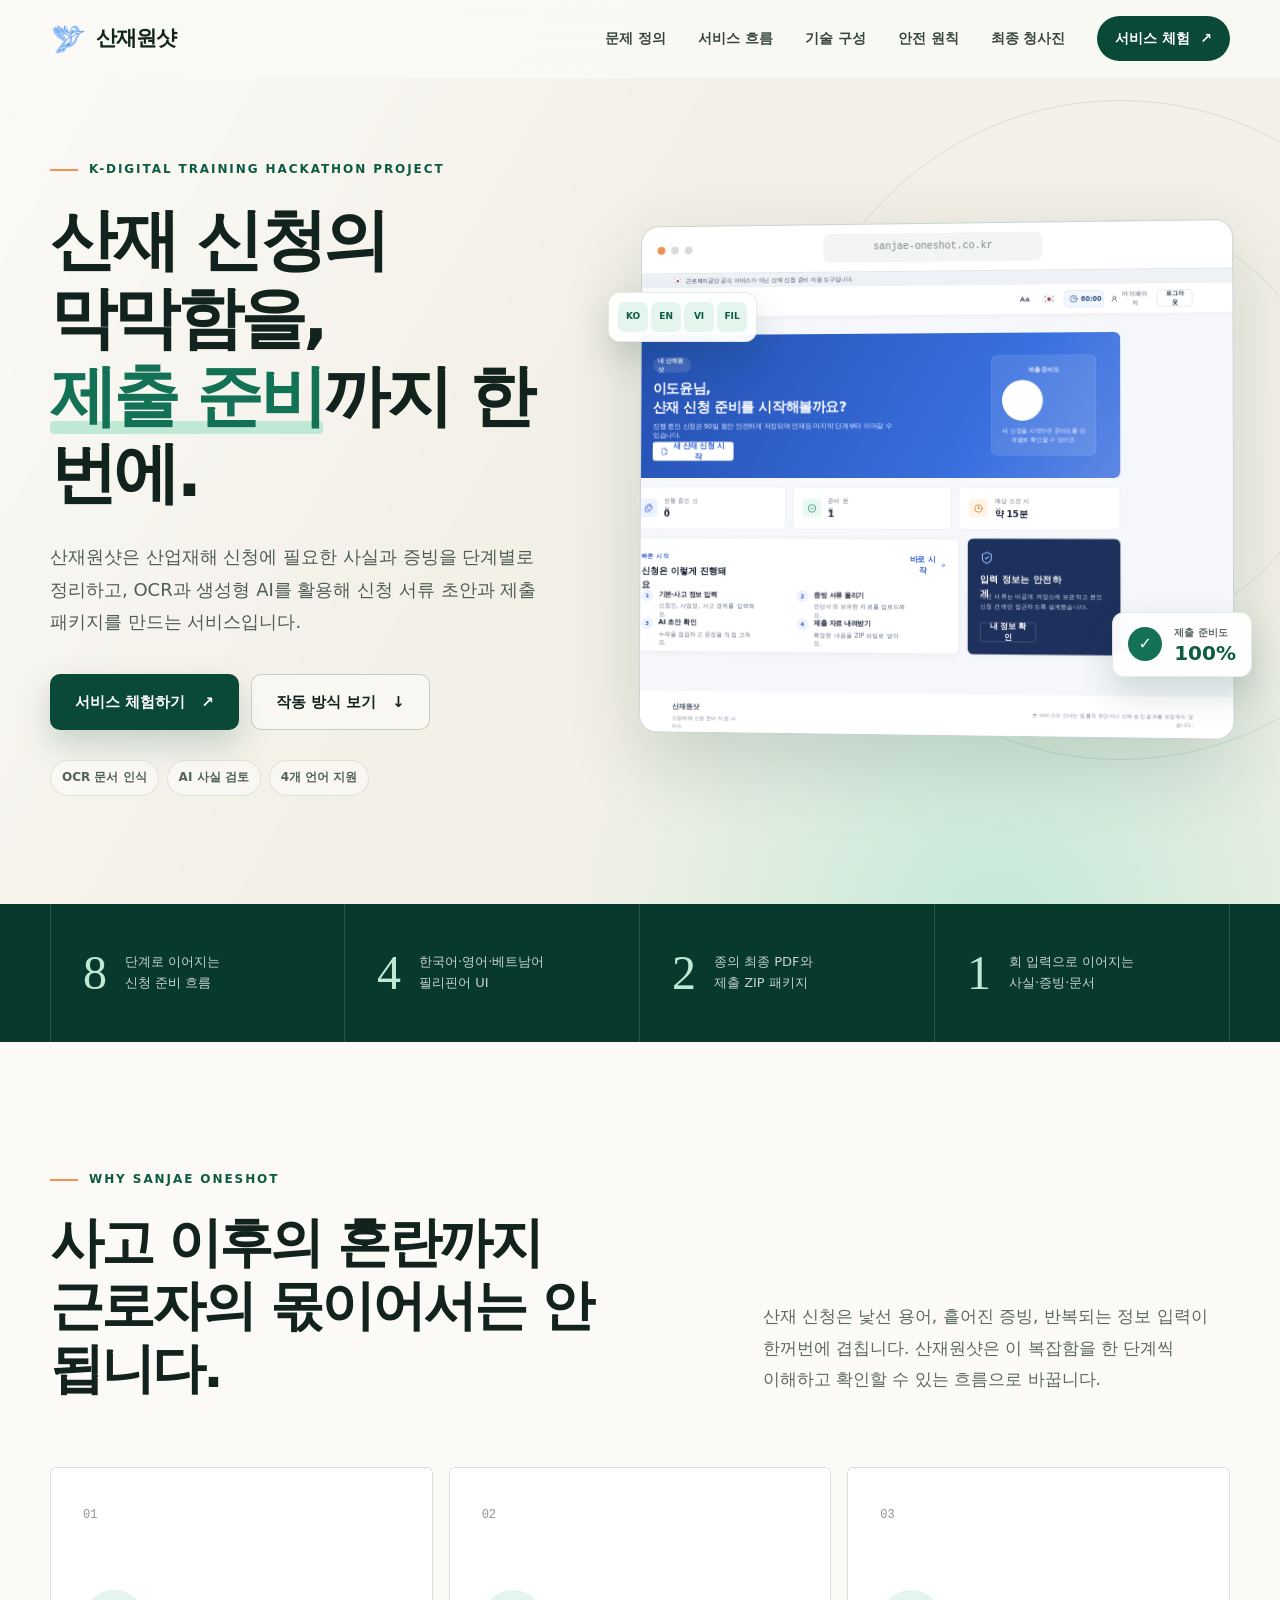
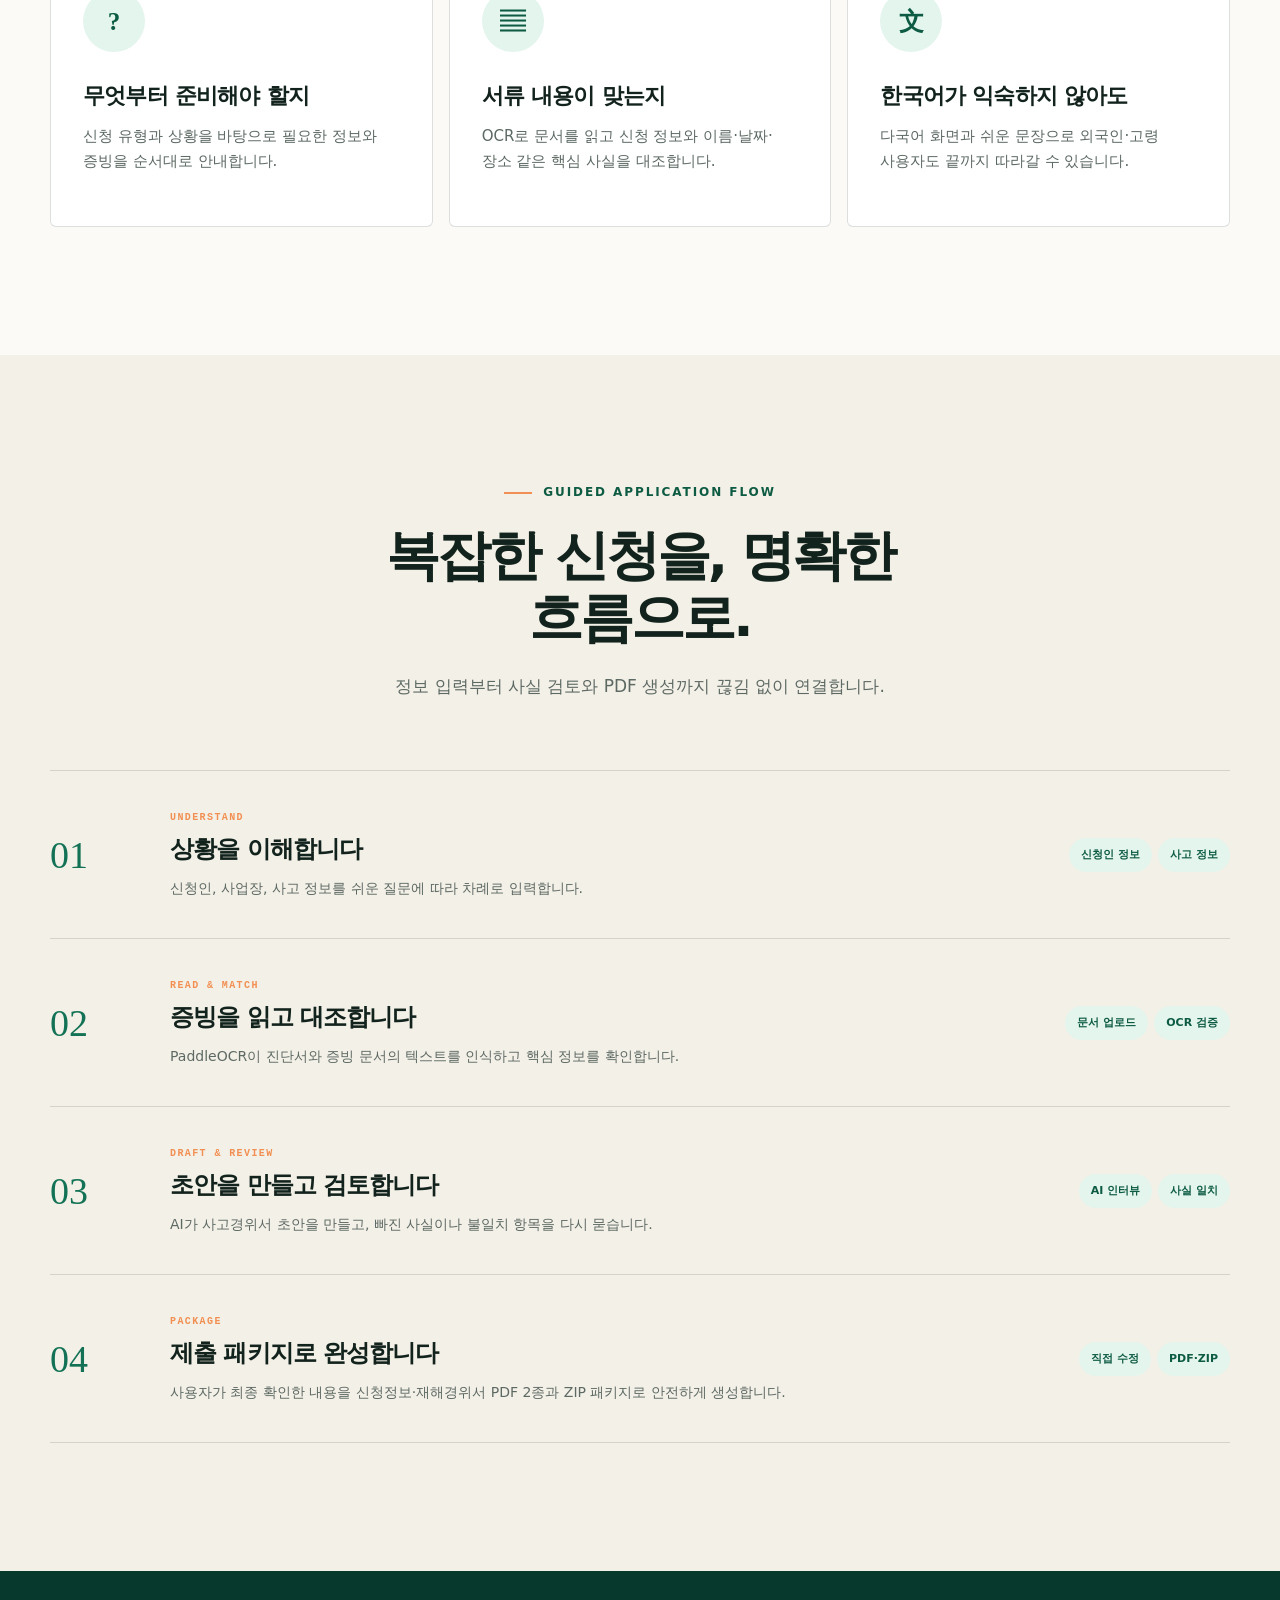
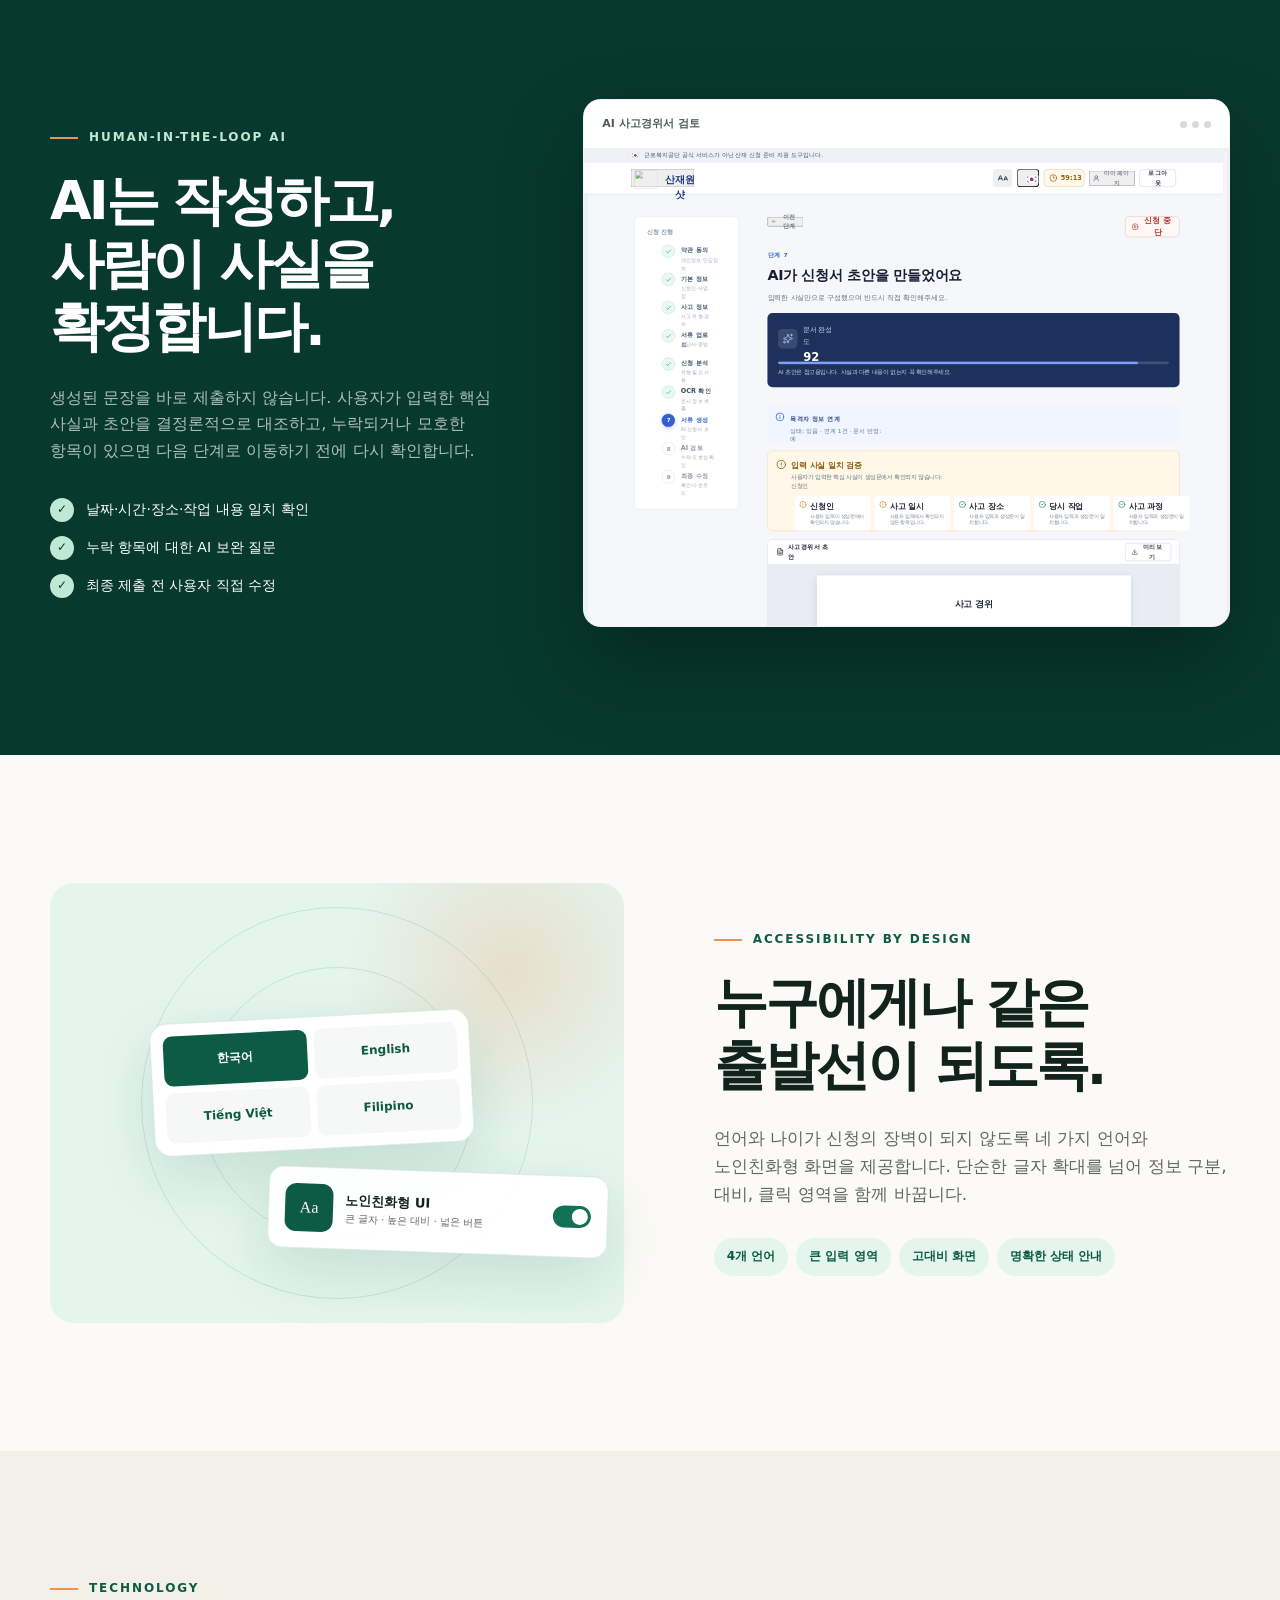
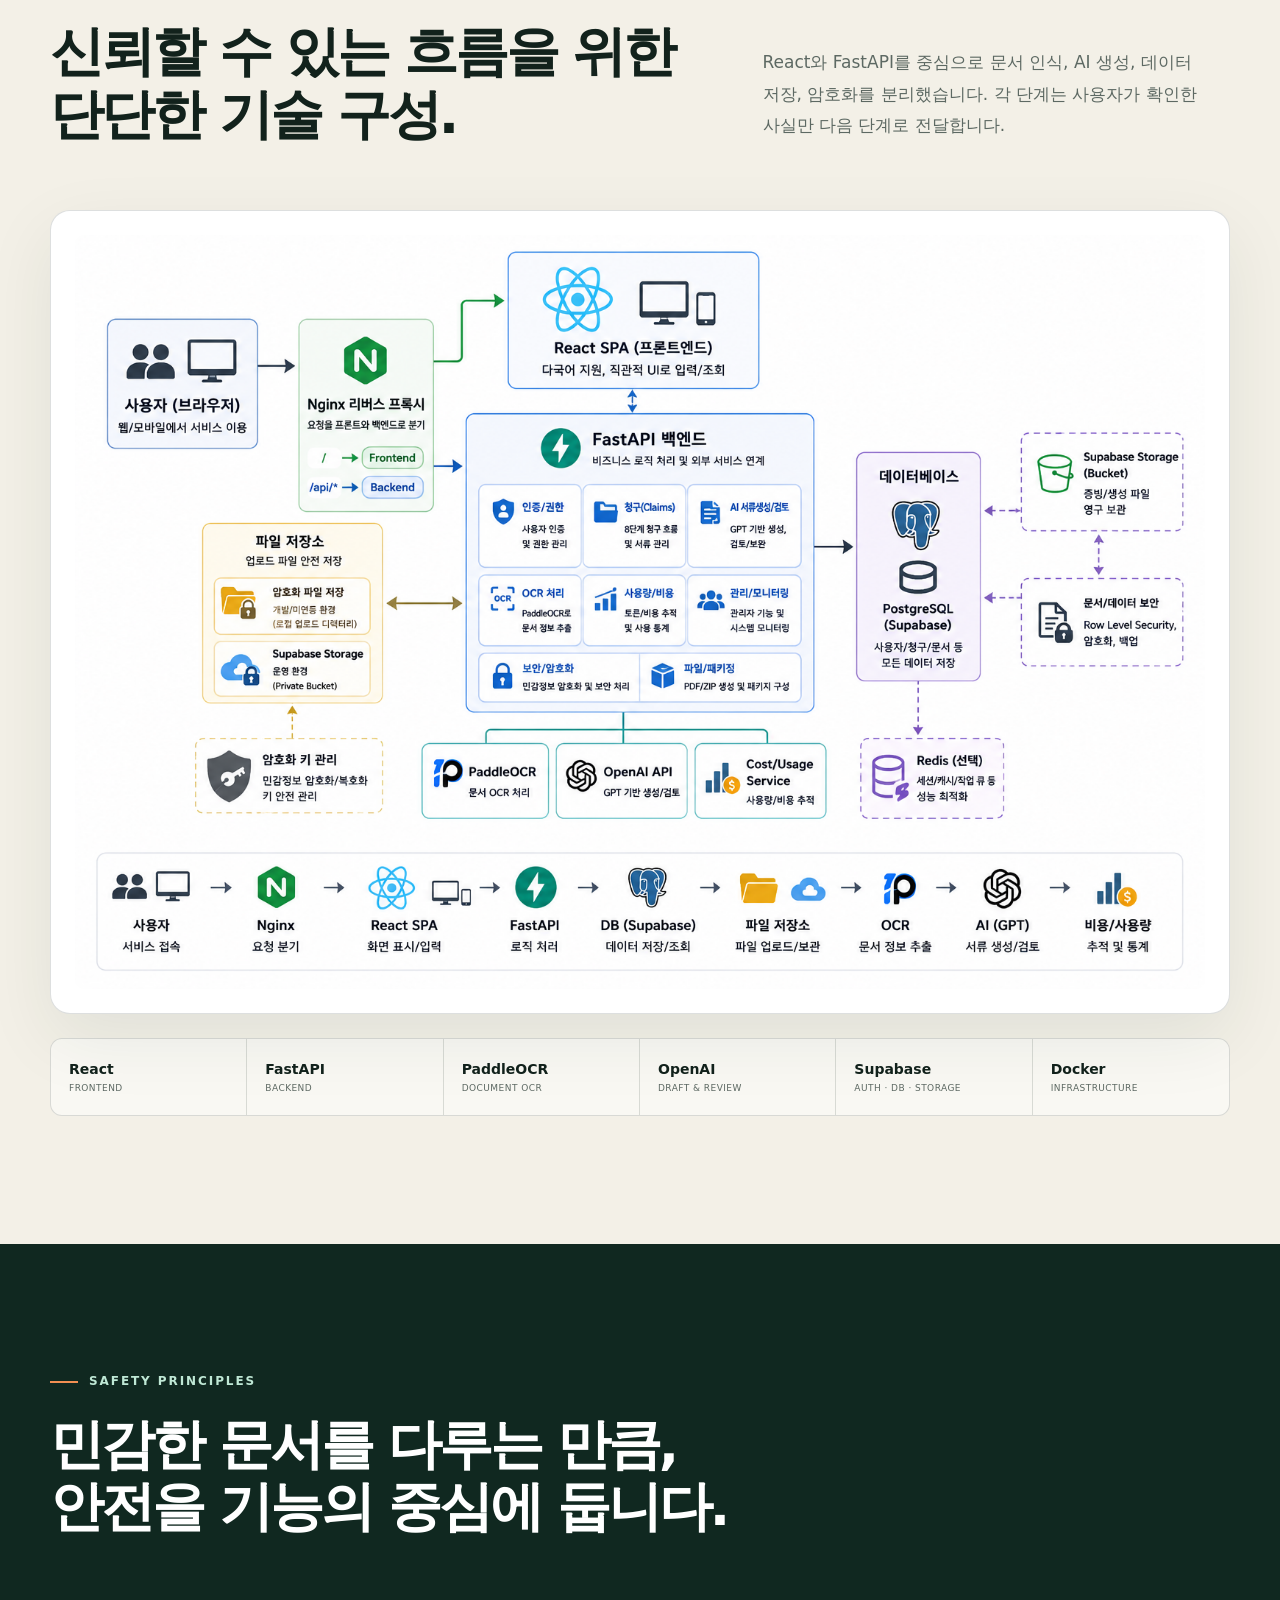
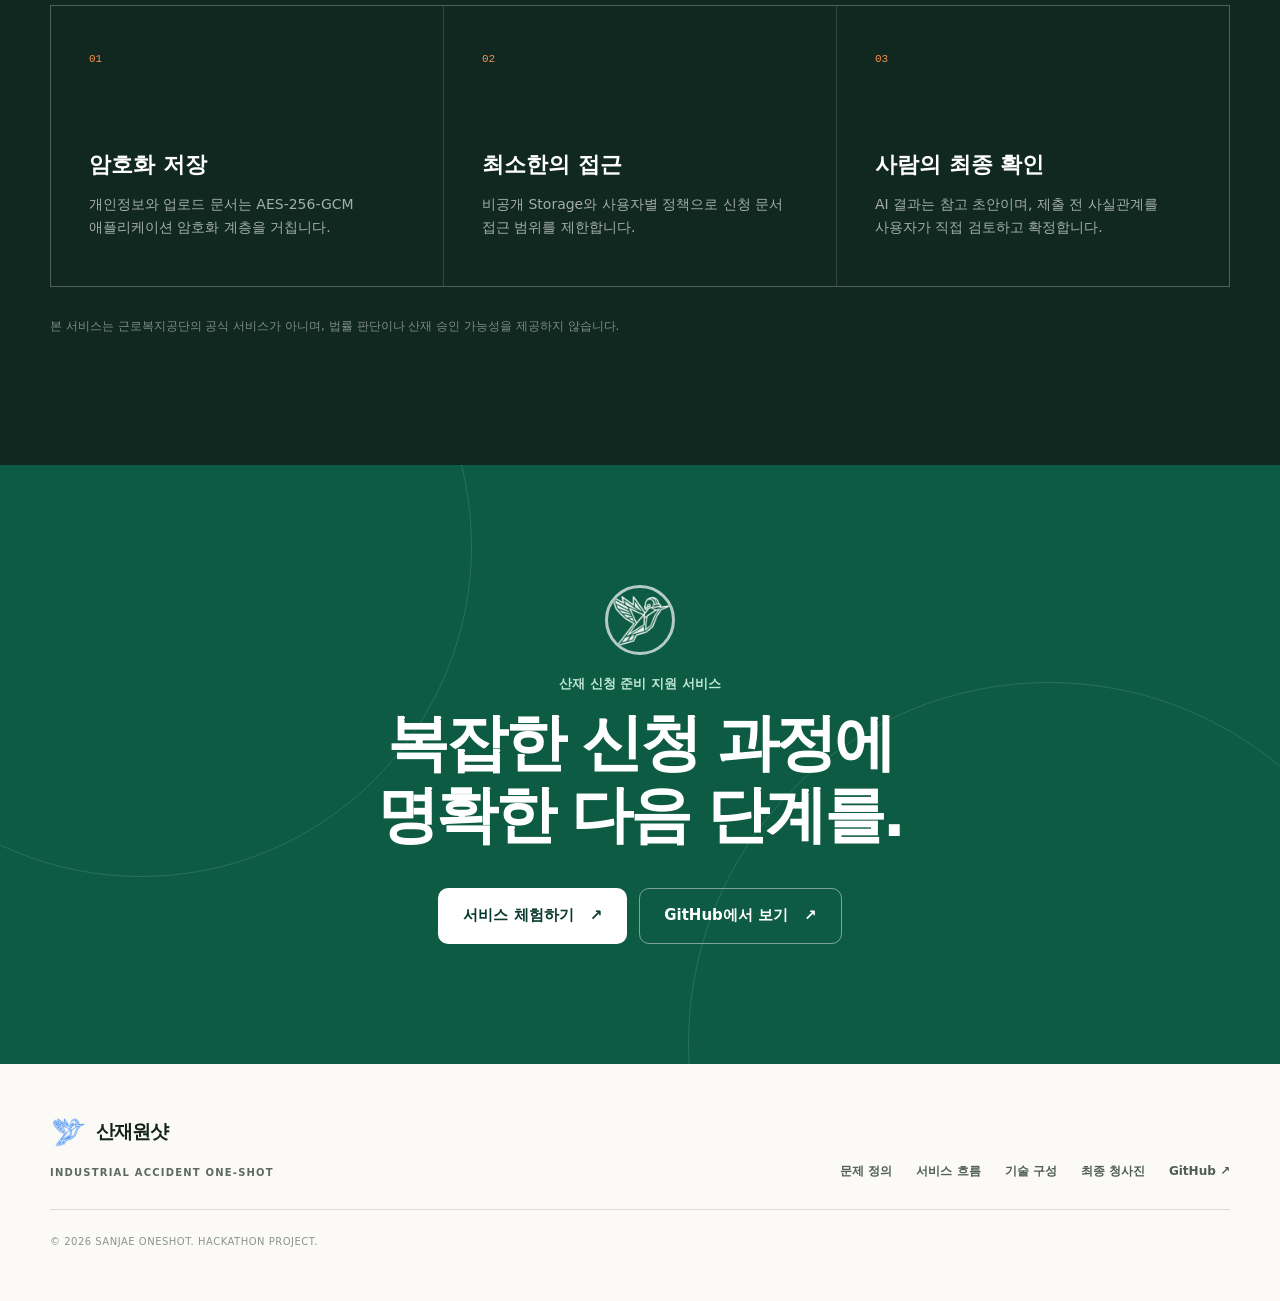
<file: index.html>
<!doctype html>
<html lang="ko">
  <head>
    <meta charset="UTF-8" />
    <meta name="viewport" content="width=device-width, initial-scale=1" />
    <meta
      name="description"
      content="OCR과 생성형 AI로 산업재해 신청의 사실 확인부터 제출 서류 준비까지 돕는 산재원샷 프로젝트를 소개합니다."
    />
    <meta name="theme-color" content="#0d513c" />
    <meta property="og:type" content="website" />
    <meta property="og:locale" content="ko_KR" />
    <meta property="og:title" content="산재원샷 | 산업재해 신청 준비 지원 서비스" />
    <meta
      property="og:description"
      content="복잡한 산재 신청을 이해하기 쉬운 8단계 흐름으로. OCR, AI 검토, 다국어 안내로 제출 준비를 돕습니다."
    />
    <meta
      property="og:image"
      content="https://kimchaejun.github.io/Sanjae-Oneshot-Page/og.png"
    />
    <meta name="twitter:card" content="summary_large_image" />
    <meta name="twitter:title" content="산재원샷 | 산업재해 신청 준비 지원 서비스" />
    <meta
      name="twitter:description"
      content="산재 신청의 사실 확인부터 제출 서류 준비까지 한 번에."
    />
    <meta
      name="twitter:image"
      content="https://kimchaejun.github.io/Sanjae-Oneshot-Page/og.png"
    />
    <link rel="icon" href="./sanjae-symbol.svg" type="image/svg+xml" />
    <link rel="stylesheet" href="./styles.css" />
    <title>산재원샷 | 산업재해 신청 준비를 한 번에</title>
  </head>
  <body>
    <a class="skip-link" href="#main">본문으로 바로가기</a>
    <div class="scroll-progress" aria-hidden="true"><span></span></div>

    <header class="site-header" data-header>
      <div class="nav-shell">
        <a class="brand" href="#top" aria-label="산재원샷 홈">
          <img src="./sanjae-symbol.svg" alt="" />
          <span>산재원샷</span>
        </a>

        <button
          class="menu-button"
          type="button"
          aria-expanded="false"
          aria-controls="site-nav"
          data-menu-button
        >
          <span></span><span></span><span></span>
          <span class="sr-only">메뉴 열기</span>
        </button>

        <nav id="site-nav" class="site-nav" aria-label="주요 메뉴" data-menu>
          <a href="#why">문제 정의</a>
          <a href="#flow">서비스 흐름</a>
          <a href="#technology">기술 구성</a>
          <a href="#safety">안전 원칙</a>
          <a href="./blueprint.html">최종 청사진</a>
          <a
            class="nav-cta"
            href="https://kimchaejun.github.io/Sanjae-Oneshot-PDF-Generator/"
            target="_blank"
            rel="noreferrer"
          >
            서비스 체험 <span aria-hidden="true">↗</span>
          </a>
        </nav>
      </div>
    </header>

    <main id="main">
      <section class="hero" id="top">
        <div class="hero-orbit hero-orbit-one" aria-hidden="true"></div>
        <div class="hero-orbit hero-orbit-two" aria-hidden="true"></div>
        <div class="section-shell hero-grid">
          <div class="hero-copy reveal">
            <p class="eyebrow"><span></span> K-Digital Training Hackathon Project</p>
            <h1>
              산재 신청의 막막함을,<br />
              <em>제출 준비</em>까지 한 번에.
            </h1>
            <p class="hero-description">
              산재원샷은 산업재해 신청에 필요한 사실과 증빙을 단계별로 정리하고,
              OCR과 생성형 AI를 활용해 신청 서류 초안과 제출 패키지를 만드는 서비스입니다.
            </p>
            <div class="hero-actions">
              <a
                class="button button-primary"
                href="https://sanjae-oneshot.co.kr"
                target="_blank"
                rel="noreferrer"
              >
                서비스 체험하기 <span aria-hidden="true">↗</span>
              </a>
              <a class="button button-secondary" href="#flow">
                작동 방식 보기 <span aria-hidden="true">↓</span>
              </a>
            </div>
            <ul class="hero-tags" aria-label="핵심 기술">
              <li>OCR 문서 인식</li>
              <li>AI 사실 검토</li>
              <li>4개 언어 지원</li>
            </ul>
          </div>

          <div class="hero-visual reveal" data-delay="1">
            <div class="browser-card">
              <div class="browser-bar" aria-hidden="true">
                <div class="browser-dots"><span></span><span></span><span></span></div>
                <div class="browser-address">sanjae-oneshot.co.kr</div>
              </div>
              <div class="browser-screen">
                <img
                  src="./product-dashboard.svg"
                  alt="산재원샷 신청 대시보드 화면"
                />
              </div>
            </div>
            <div class="floating-note note-ready">
              <span class="note-icon">✓</span>
              <div><strong>제출 준비도</strong><b>100%</b></div>
            </div>
            <div class="floating-note note-language">
              <span>KO</span><span>EN</span><span>VI</span><span>FIL</span>
            </div>
          </div>
        </div>
      </section>

      <section class="impact-strip" aria-label="서비스 요약">
        <div class="section-shell impact-grid">
          <article>
            <strong>8</strong>
            <span>단계로 이어지는<br />신청 준비 흐름</span>
          </article>
          <article>
            <strong>4</strong>
            <span>한국어·영어·베트남어<br />필리핀어 UI</span>
          </article>
          <article>
            <strong>2</strong>
            <span>종의 최종 PDF와<br />제출 ZIP 패키지</span>
          </article>
          <article>
            <strong>1</strong>
            <span>회 입력으로 이어지는<br />사실·증빙·문서</span>
          </article>
        </div>
      </section>

      <section class="section problem-section" id="why">
        <div class="section-shell">
          <div class="section-heading split-heading reveal">
            <div>
              <p class="eyebrow"><span></span> Why Sanjae Oneshot</p>
              <h2>사고 이후의 혼란까지<br />근로자의 몫이어서는 안 됩니다.</h2>
            </div>
            <p>
              산재 신청은 낯선 용어, 흩어진 증빙, 반복되는 정보 입력이 한꺼번에
              겹칩니다. 산재원샷은 이 복잡함을 한 단계씩 이해하고 확인할 수 있는
              흐름으로 바꿉니다.
            </p>
          </div>

          <div class="problem-grid">
            <article class="problem-card reveal">
              <span class="card-index">01</span>
              <div class="line-icon" aria-hidden="true">?</div>
              <h3>무엇부터 준비해야 할지</h3>
              <p>신청 유형과 상황을 바탕으로 필요한 정보와 증빙을 순서대로 안내합니다.</p>
            </article>
            <article class="problem-card reveal" data-delay="1">
              <span class="card-index">02</span>
              <div class="line-icon" aria-hidden="true">▤</div>
              <h3>서류 내용이 맞는지</h3>
              <p>OCR로 문서를 읽고 신청 정보와 이름·날짜·장소 같은 핵심 사실을 대조합니다.</p>
            </article>
            <article class="problem-card reveal" data-delay="2">
              <span class="card-index">03</span>
              <div class="line-icon" aria-hidden="true">文</div>
              <h3>한국어가 익숙하지 않아도</h3>
              <p>다국어 화면과 쉬운 문장으로 외국인·고령 사용자도 끝까지 따라갈 수 있습니다.</p>
            </article>
          </div>
        </div>
      </section>

      <section class="section flow-section" id="flow">
        <div class="section-shell">
          <div class="section-heading centered reveal">
            <p class="eyebrow"><span></span> Guided Application Flow</p>
            <h2>복잡한 신청을, 명확한 흐름으로.</h2>
            <p>정보 입력부터 사실 검토와 PDF 생성까지 끊김 없이 연결합니다.</p>
          </div>

          <ol class="flow-list">
            <li class="flow-item reveal">
              <div class="flow-number">01</div>
              <div class="flow-content">
                <p class="flow-label">UNDERSTAND</p>
                <h3>상황을 이해합니다</h3>
                <p>신청인, 사업장, 사고 정보를 쉬운 질문에 따라 차례로 입력합니다.</p>
              </div>
              <div class="flow-chips"><span>신청인 정보</span><span>사고 정보</span></div>
            </li>
            <li class="flow-item reveal">
              <div class="flow-number">02</div>
              <div class="flow-content">
                <p class="flow-label">READ &amp; MATCH</p>
                <h3>증빙을 읽고 대조합니다</h3>
                <p>PaddleOCR이 진단서와 증빙 문서의 텍스트를 인식하고 핵심 정보를 확인합니다.</p>
              </div>
              <div class="flow-chips"><span>문서 업로드</span><span>OCR 검증</span></div>
            </li>
            <li class="flow-item reveal">
              <div class="flow-number">03</div>
              <div class="flow-content">
                <p class="flow-label">DRAFT &amp; REVIEW</p>
                <h3>초안을 만들고 검토합니다</h3>
                <p>AI가 사고경위서 초안을 만들고, 빠진 사실이나 불일치 항목을 다시 묻습니다.</p>
              </div>
              <div class="flow-chips"><span>AI 인터뷰</span><span>사실 일치</span></div>
            </li>
            <li class="flow-item reveal">
              <div class="flow-number">04</div>
              <div class="flow-content">
                <p class="flow-label">PACKAGE</p>
                <h3>제출 패키지로 완성합니다</h3>
                <p>사용자가 최종 확인한 내용을 신청정보·재해경위서 PDF 2종과 ZIP 패키지로 안전하게 생성합니다.</p>
              </div>
              <div class="flow-chips"><span>직접 수정</span><span>PDF·ZIP</span></div>
            </li>
          </ol>
        </div>
      </section>

      <section class="section product-section">
        <div class="section-shell product-grid">
          <div class="product-copy reveal">
            <p class="eyebrow light"><span></span> Human-in-the-loop AI</p>
            <h2>AI는 작성하고,<br />사람이 사실을 확정합니다.</h2>
            <p>
              생성된 문장을 바로 제출하지 않습니다. 사용자가 입력한 핵심 사실과 초안을
              결정론적으로 대조하고, 누락되거나 모호한 항목이 있으면 다음 단계로 이동하기 전에
              다시 확인합니다.
            </p>
            <ul class="check-list">
              <li><span>✓</span> 날짜·시간·장소·작업 내용 일치 확인</li>
              <li><span>✓</span> 누락 항목에 대한 AI 보완 질문</li>
              <li><span>✓</span> 최종 제출 전 사용자 직접 수정</li>
            </ul>
          </div>

          <div class="product-window reveal" data-delay="1">
            <div class="product-window-bar">
              <span>AI 사고경위서 검토</span>
              <div aria-hidden="true"><i></i><i></i><i></i></div>
            </div>
            <div class="product-window-screen">
              <img
                src="./product-ai-review.svg"
                alt="산재원샷 AI 사고경위서 초안과 사실 일치 검토 화면"
                loading="lazy"
              />
            </div>
          </div>
        </div>
      </section>

      <section class="section accessibility-section">
        <div class="section-shell accessibility-grid">
          <div class="accessibility-visual reveal" aria-hidden="true">
            <div class="language-card">
              <span>한국어</span><span>English</span><span>Tiếng Việt</span><span>Filipino</span>
            </div>
            <div class="accessibility-toggle">
              <span class="aa">Aa</span>
              <div><strong>노인친화형 UI</strong><small>큰 글자 · 높은 대비 · 넓은 버튼</small></div>
              <span class="toggle"><i></i></span>
            </div>
          </div>
          <div class="accessibility-copy reveal" data-delay="1">
            <p class="eyebrow"><span></span> Accessibility by Design</p>
            <h2>누구에게나 같은 출발선이 되도록.</h2>
            <p>
              언어와 나이가 신청의 장벽이 되지 않도록 네 가지 언어와 노인친화형 화면을
              제공합니다. 단순한 글자 확대를 넘어 정보 구분, 대비, 클릭 영역을 함께 바꿉니다.
            </p>
            <div class="accessibility-points">
              <span>4개 언어</span><span>큰 입력 영역</span><span>고대비 화면</span><span>명확한 상태 안내</span>
            </div>
          </div>
        </div>
      </section>

      <section class="section technology-section" id="technology">
        <div class="section-shell">
          <div class="section-heading split-heading reveal">
            <div>
              <p class="eyebrow"><span></span> Technology</p>
              <h2>신뢰할 수 있는 흐름을 위한<br />단단한 기술 구성.</h2>
            </div>
            <p>
              React와 FastAPI를 중심으로 문서 인식, AI 생성, 데이터 저장, 암호화를
              분리했습니다. 각 단계는 사용자가 확인한 사실만 다음 단계로 전달합니다.
            </p>
          </div>

          <div class="architecture-card reveal">
            <img
              src="./architecture.png"
              alt="React, FastAPI, PostgreSQL, PaddleOCR, OpenAI API로 구성된 산재원샷 시스템 아키텍처"
              loading="lazy"
            />
          </div>

          <ul class="tech-stack" aria-label="기술 스택">
            <li><b>React</b><span>Frontend</span></li>
            <li><b>FastAPI</b><span>Backend</span></li>
            <li><b>PaddleOCR</b><span>Document OCR</span></li>
            <li><b>OpenAI</b><span>Draft &amp; Review</span></li>
            <li><b>Supabase</b><span>Auth · DB · Storage</span></li>
            <li><b>Docker</b><span>Infrastructure</span></li>
          </ul>
        </div>
      </section>

      <section class="section safety-section" id="safety">
        <div class="section-shell">
          <div class="safety-intro reveal">
            <p class="eyebrow light"><span></span> Safety Principles</p>
            <h2>민감한 문서를 다루는 만큼,<br />안전을 기능의 중심에 둡니다.</h2>
          </div>
          <div class="safety-grid">
            <article class="reveal">
              <span>01</span>
              <h3>암호화 저장</h3>
              <p>개인정보와 업로드 문서는 AES-256-GCM 애플리케이션 암호화 계층을 거칩니다.</p>
            </article>
            <article class="reveal" data-delay="1">
              <span>02</span>
              <h3>최소한의 접근</h3>
              <p>비공개 Storage와 사용자별 정책으로 신청 문서 접근 범위를 제한합니다.</p>
            </article>
            <article class="reveal" data-delay="2">
              <span>03</span>
              <h3>사람의 최종 확인</h3>
              <p>AI 결과는 참고 초안이며, 제출 전 사실관계를 사용자가 직접 검토하고 확정합니다.</p>
            </article>
          </div>
          <p class="legal-note reveal">
            본 서비스는 근로복지공단의 공식 서비스가 아니며, 법률 판단이나 산재 승인 가능성을 제공하지 않습니다.
          </p>
        </div>
      </section>

      <section class="cta-section">
        <div class="section-shell cta-inner reveal">
          <img src="./sanjae-symbol.svg" alt="" aria-hidden="true" />
          <p>산재 신청 준비 지원 서비스</p>
          <h2>복잡한 신청 과정에<br />명확한 다음 단계를.</h2>
          <div class="hero-actions">
            <a
              class="button button-light"
              href="https://sanjae-oneshot.co.kr"
              target="_blank"
              rel="noreferrer"
            >서비스 체험하기 <span aria-hidden="true">↗</span></a>
            <a
              class="button button-outline-light"
              href="https://github.com/KimChaeJun/Sanjae-Oneshot-Page"
              target="_blank"
              rel="noreferrer"
            >GitHub에서 보기 <span aria-hidden="true">↗</span></a>
          </div>
        </div>
      </section>
    </main>

    <footer class="site-footer">
      <div class="section-shell footer-grid">
        <div>
          <a class="brand footer-brand" href="#top">
            <img src="./sanjae-symbol.svg" alt="" />
            <span>산재원샷</span>
          </a>
          <p>Industrial Accident One-shot</p>
        </div>
        <div class="footer-links">
          <a href="#why">문제 정의</a>
          <a href="#flow">서비스 흐름</a>
          <a href="#technology">기술 구성</a>
          <a href="./blueprint.html">최종 청사진</a>
          <a href="https://github.com/KimChaeJun/Sanjae-Oneshot-Page" target="_blank" rel="noreferrer">GitHub ↗</a>
        </div>
        <p class="copyright">© <span data-year></span> Sanjae Oneshot. Hackathon project.</p>
      </div>
    </footer>

    <script src="./app.js" defer></script>
  </body>
</html>
</file>
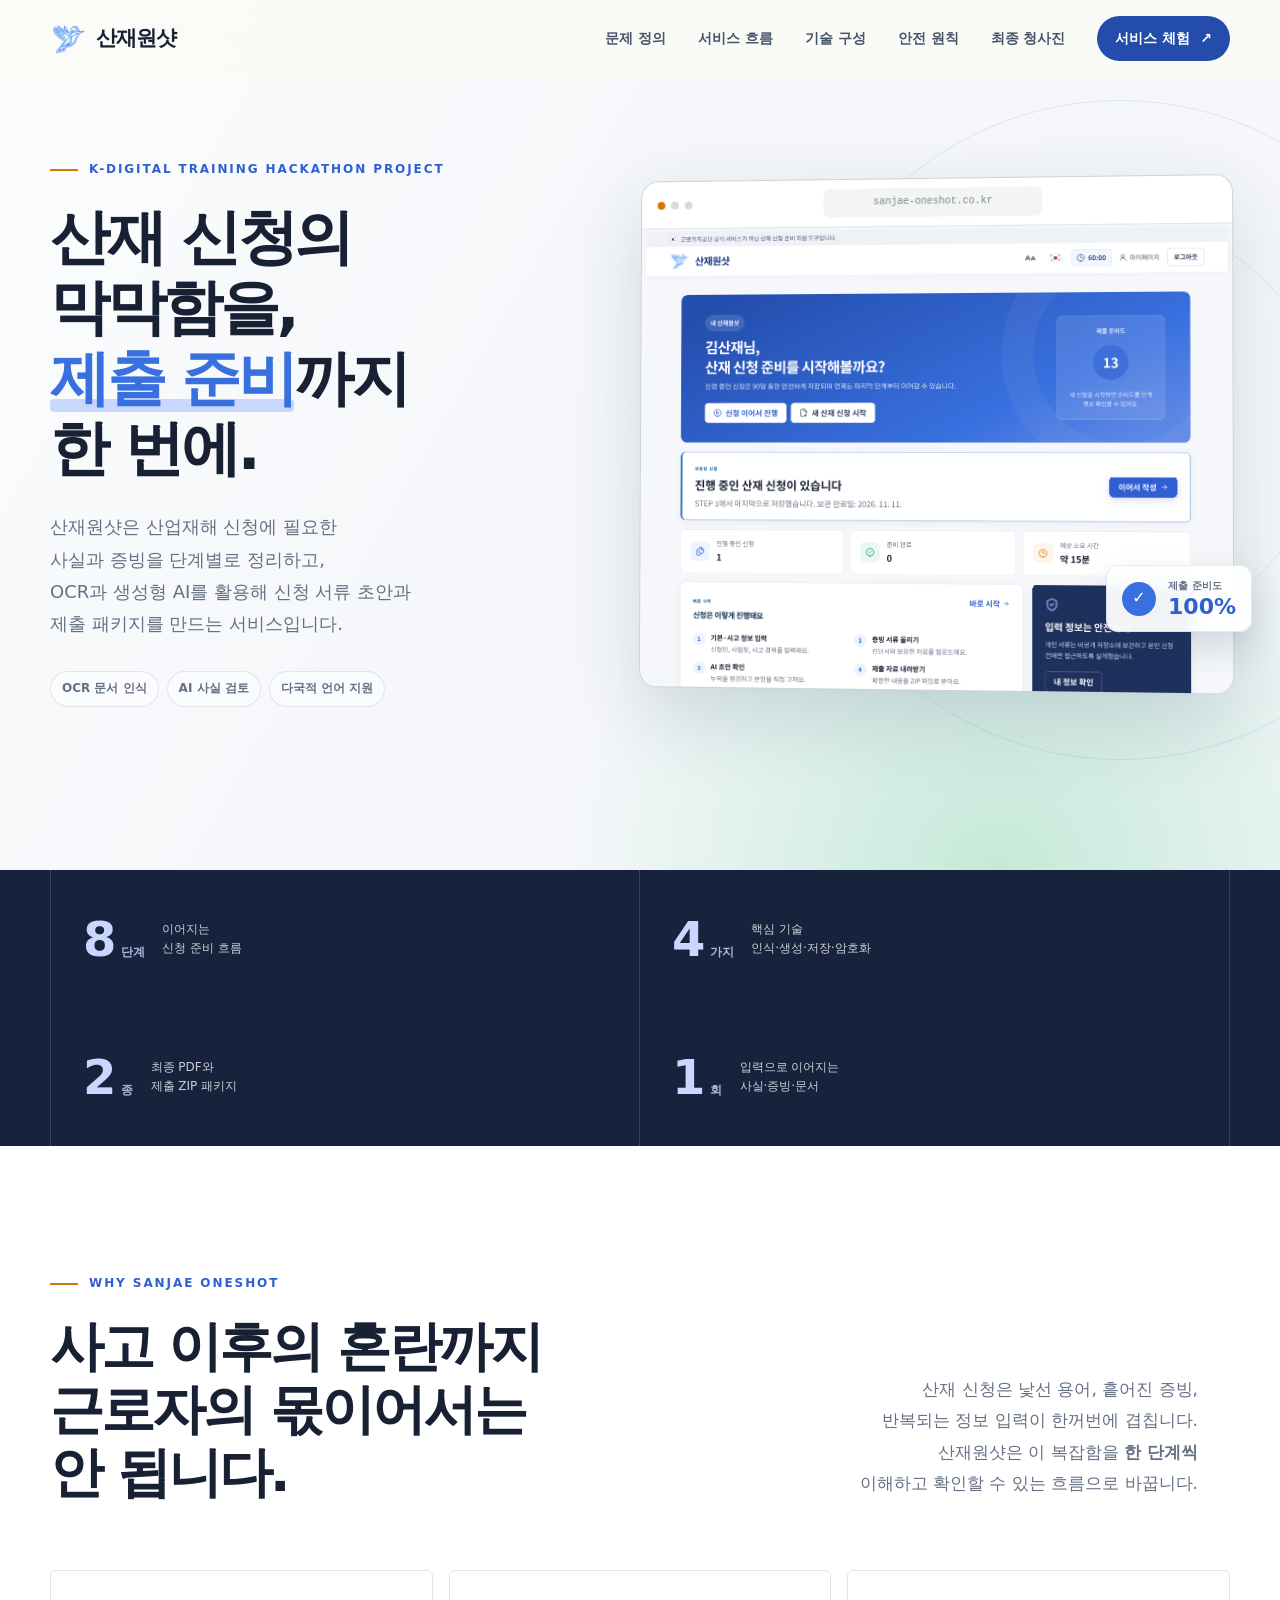
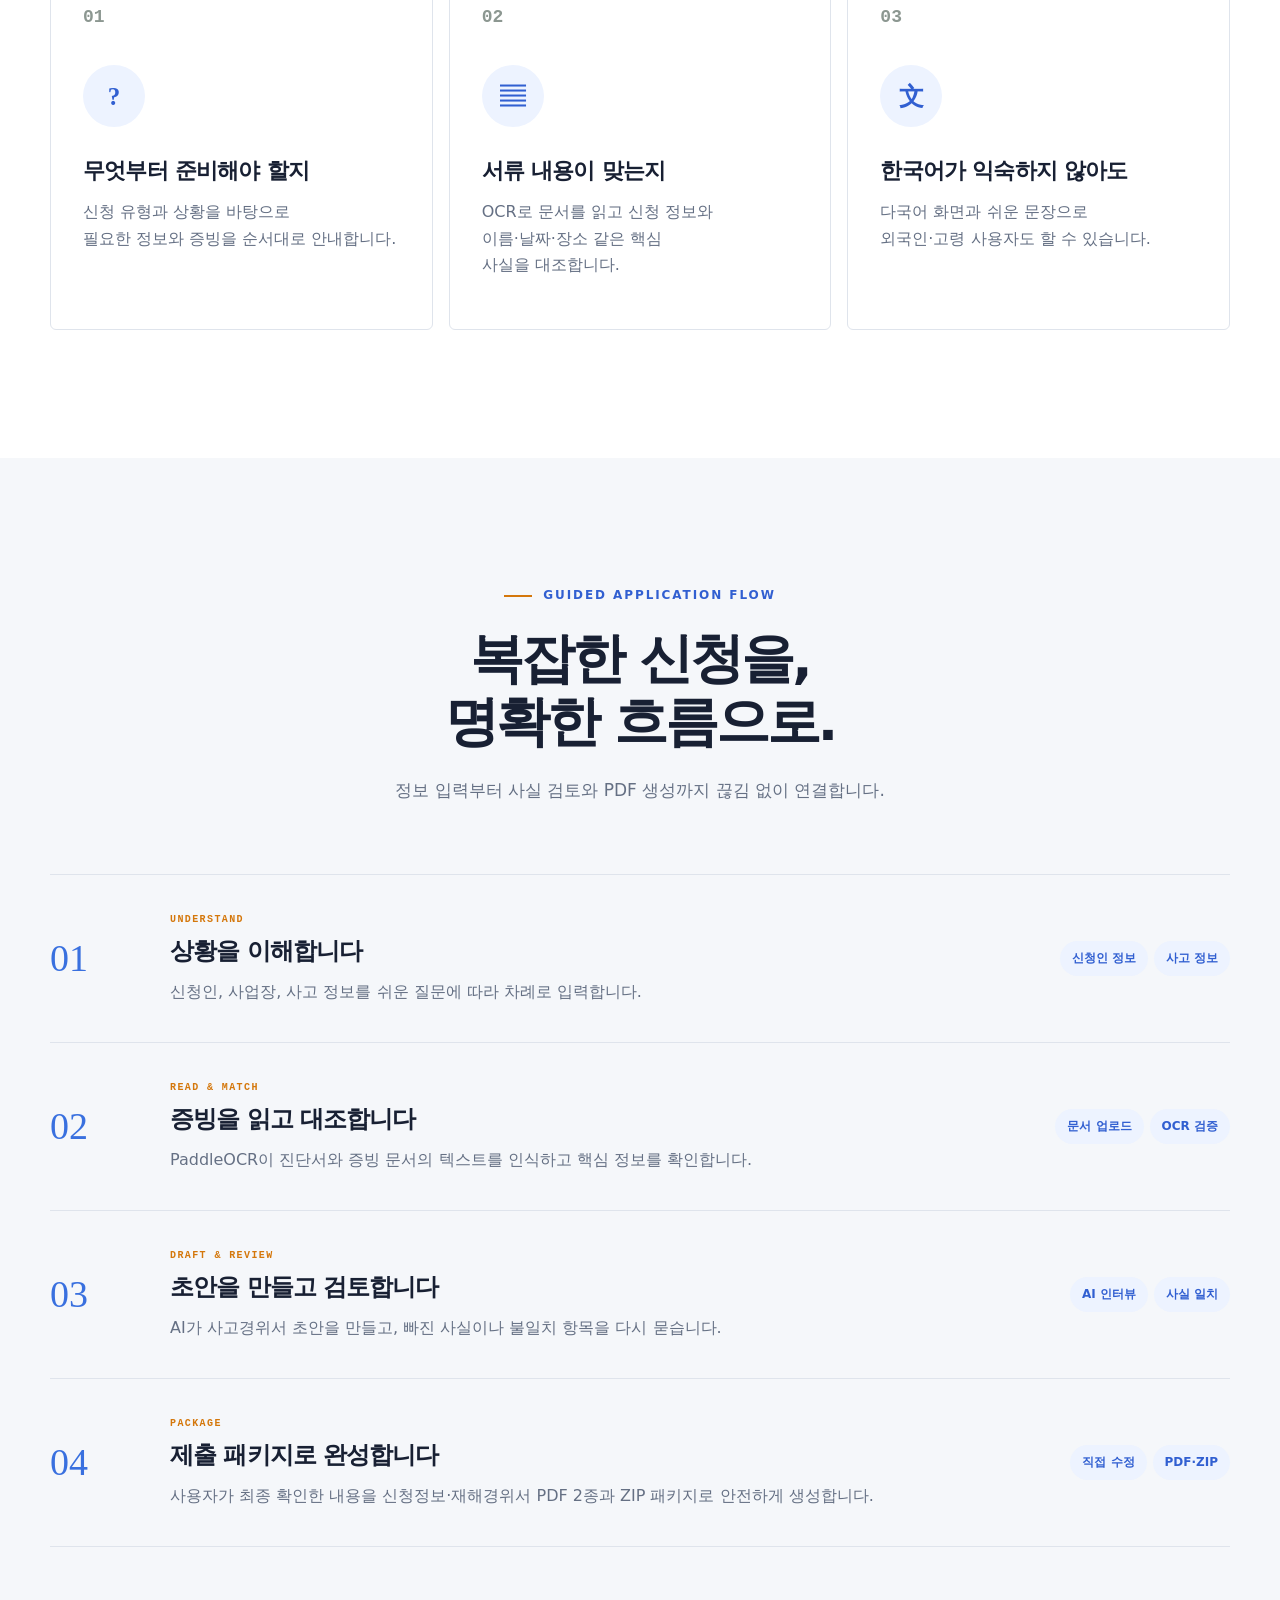
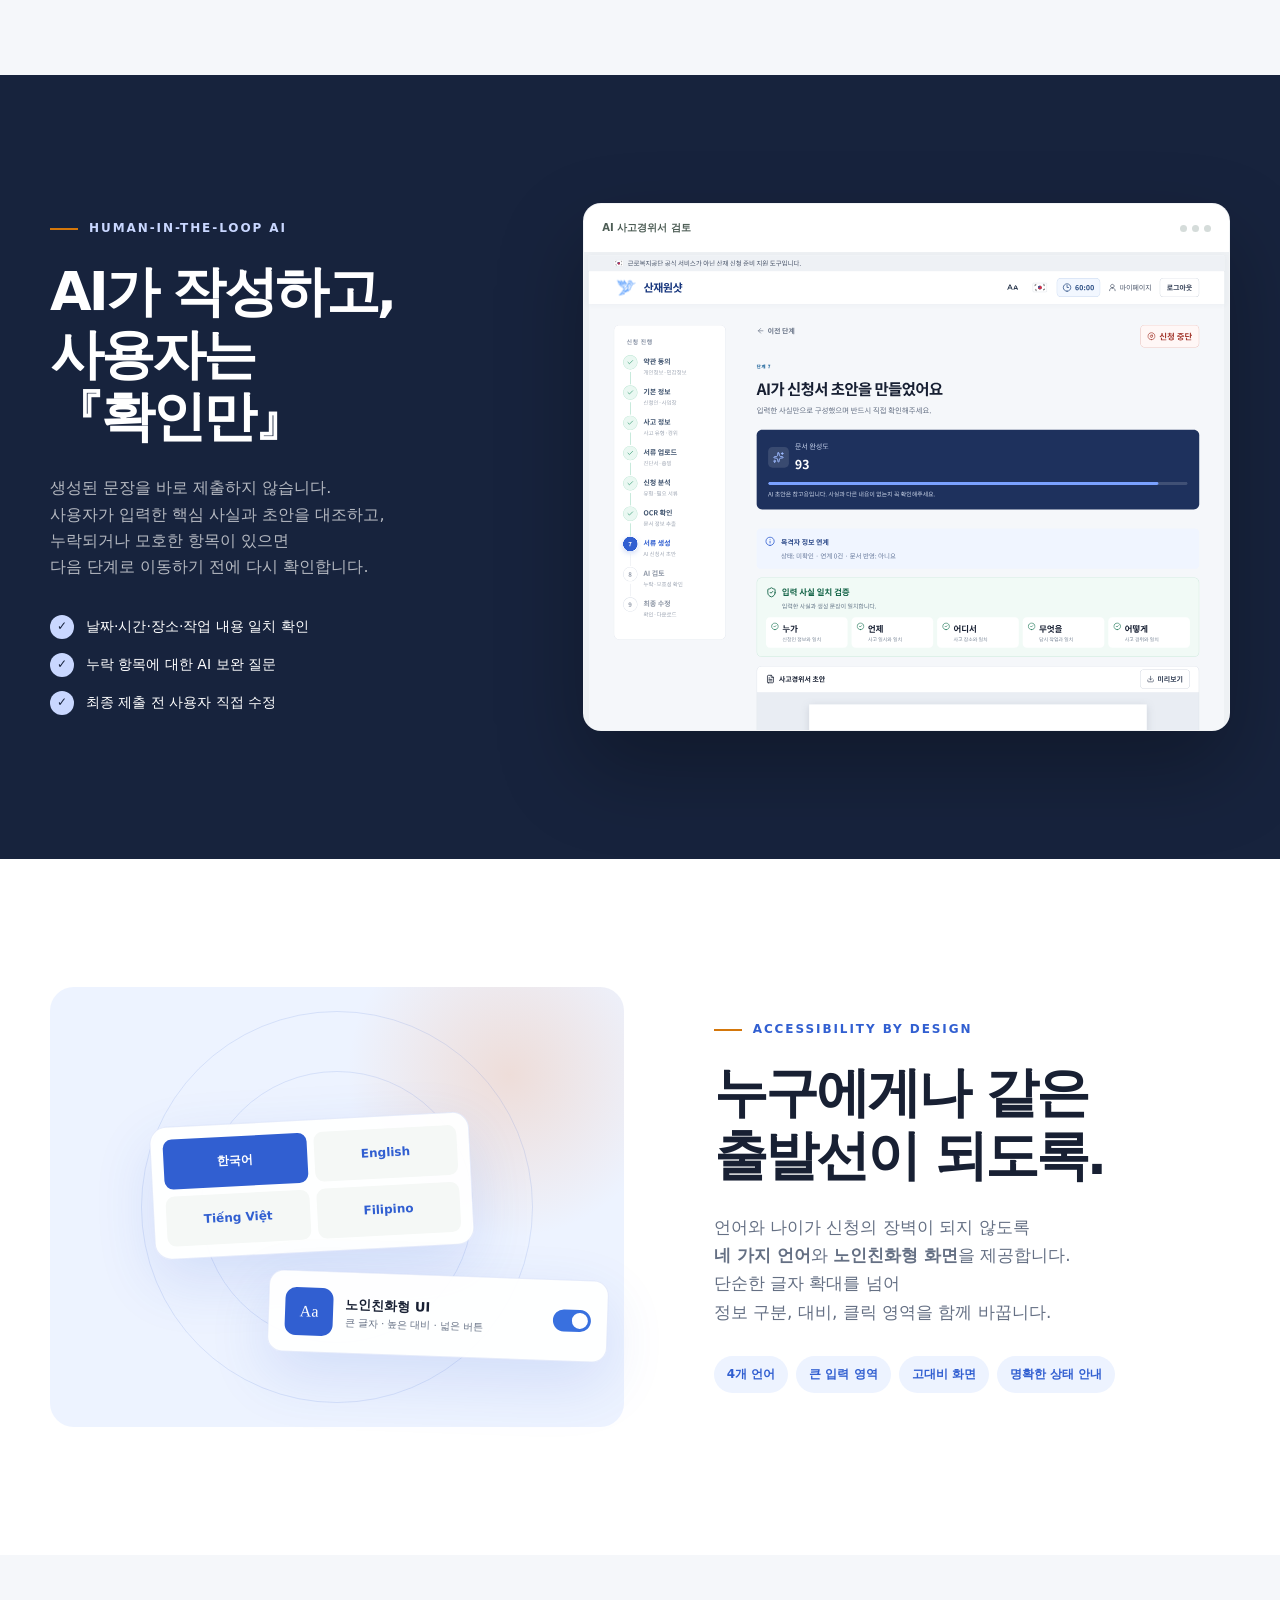
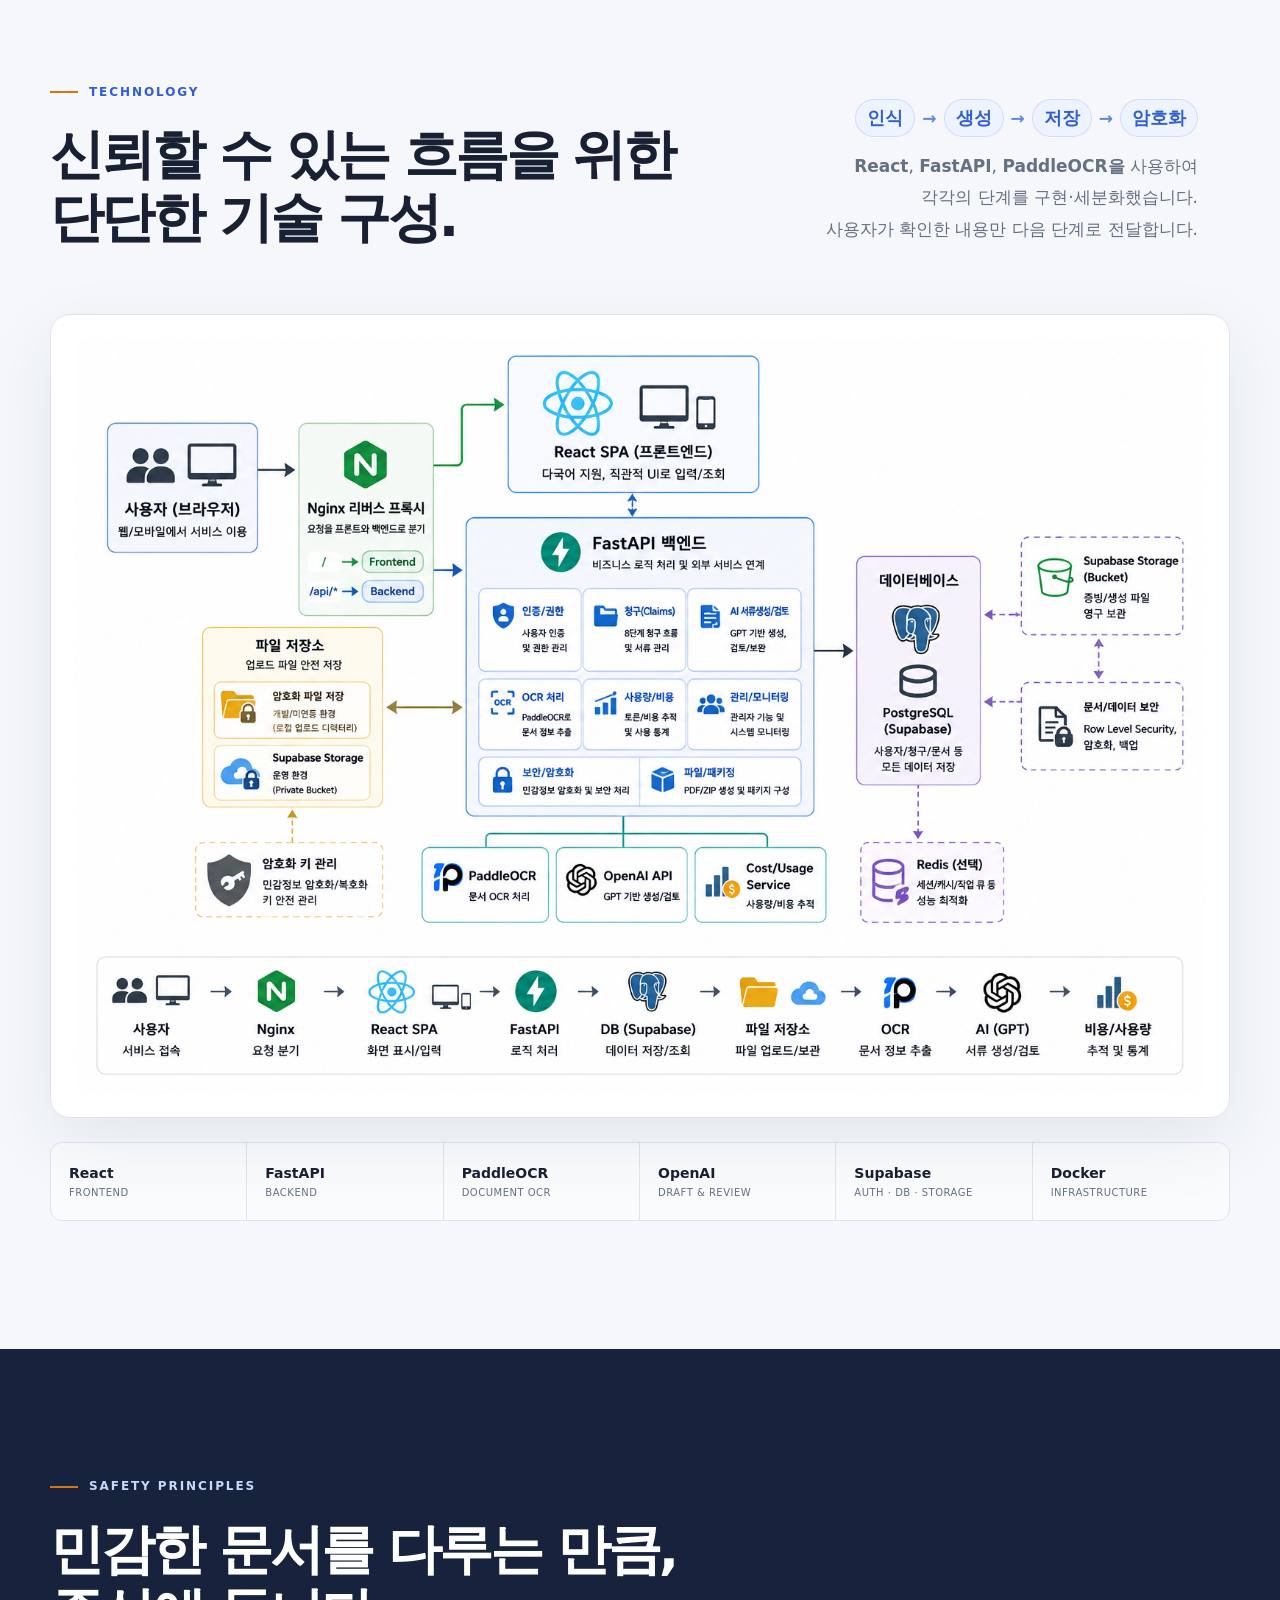
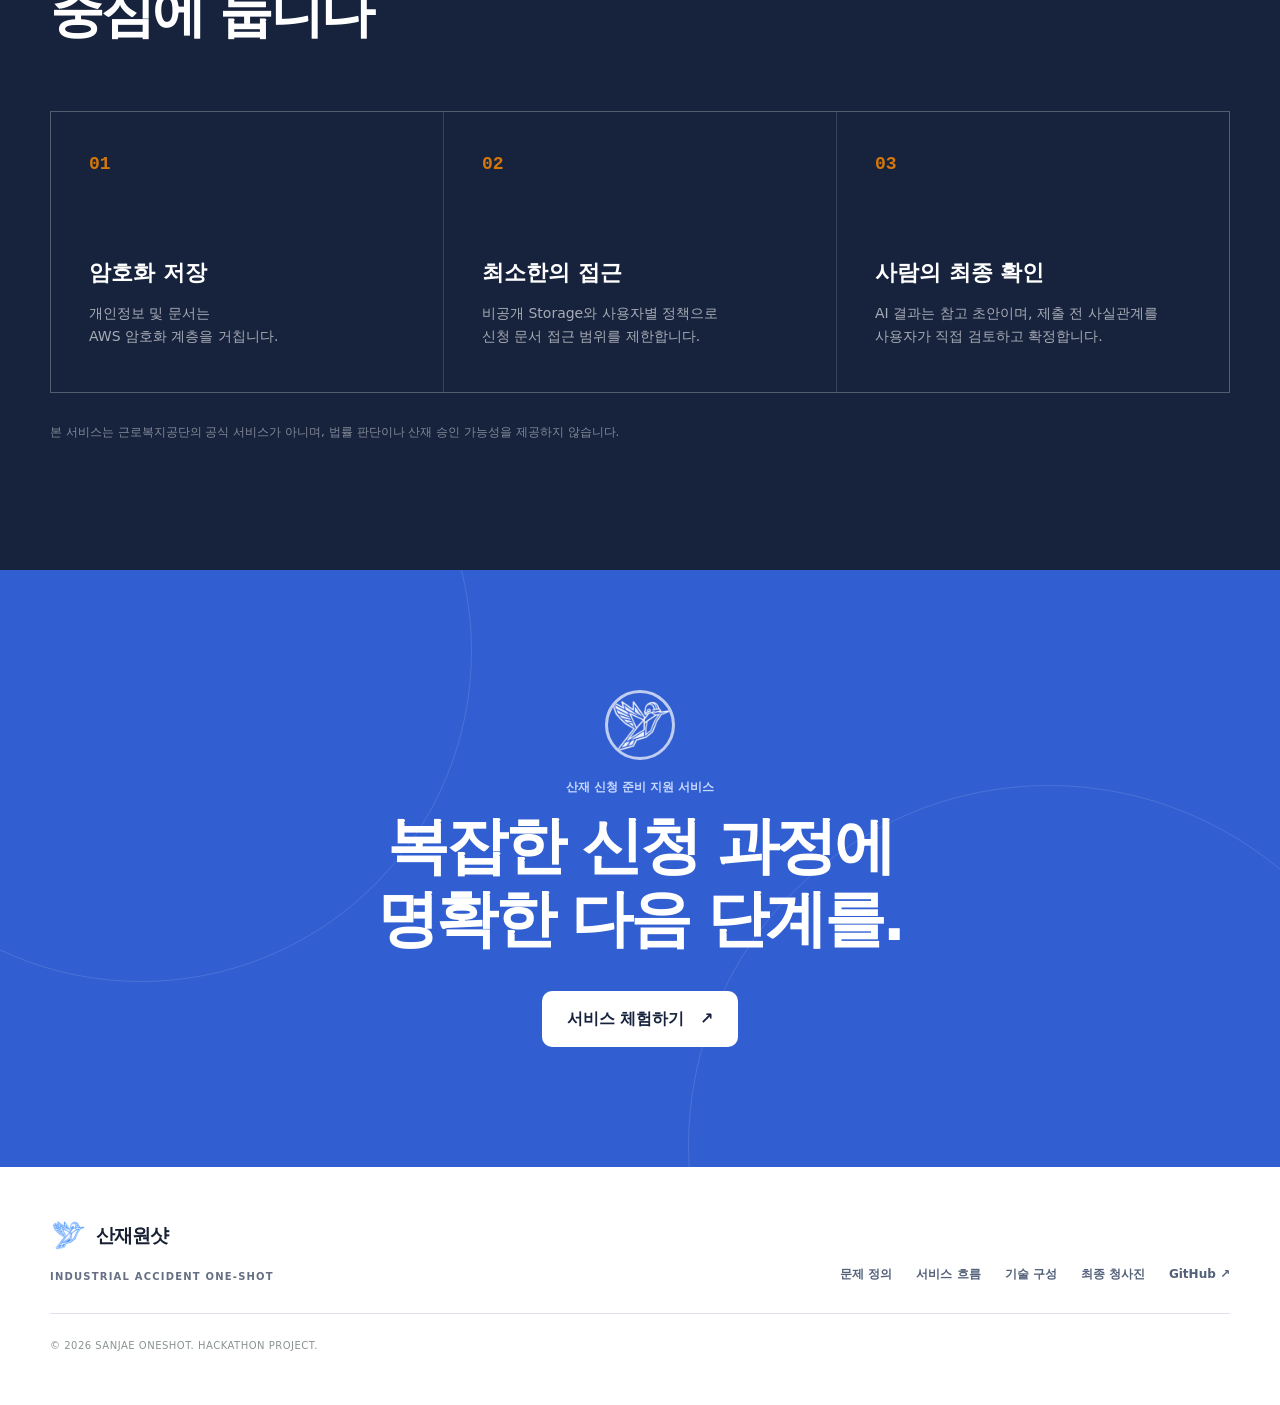
<file: docs/index.html>
<!doctype html>
<html lang="ko">
  <head>
    <meta charset="UTF-8" />
    <meta name="viewport" content="width=device-width, initial-scale=1" />
    <meta
      name="description"
      content="OCR과 생성형 AI로 산업재해 신청의 사실 확인부터 제출 서류 준비까지 돕는 산재원샷 프로젝트를 소개합니다."
    />
    <meta name="theme-color" content="#0d513c" />
    <meta property="og:type" content="website" />
    <meta property="og:locale" content="ko_KR" />
    <meta property="og:title" content="산재원샷 | 산업재해 신청 준비 지원 서비스" />
    <meta
      property="og:description"
      content="복잡한 산재 신청을 이해하기 쉬운 8단계 흐름으로. OCR, AI 검토, 다국어 안내로 제출 준비를 돕습니다."
    />
    <meta
      property="og:image"
      content="https://kimchaejun.github.io/Sanjae-Oneshot-Page/og.png?v=brand-blue-20260824"
    />
    <meta name="twitter:card" content="summary_large_image" />
    <meta name="twitter:title" content="산재원샷 | 산업재해 신청 준비 지원 서비스" />
    <meta
      name="twitter:description"
      content="산재 신청의 사실 확인부터 제출 서류 준비까지 한 번에."
    />
    <meta
      name="twitter:image"
      content="https://kimchaejun.github.io/Sanjae-Oneshot-Page/og.png?v=brand-blue-20260824"
    />
    <link rel="icon" href="./assets/sanjae-symbol.svg" type="image/svg+xml" />
    <link rel="stylesheet" href="./styles.css?v=mobile-detail-wrap" />
    <title>산재원샷 | 산업재해 신청 준비를 한 번에</title>
  </head>
  <body>
    <a class="skip-link" href="#main">본문으로 바로가기</a>
    <div class="scroll-progress" aria-hidden="true"><span></span></div>

    <header class="site-header" data-header>
      <div class="nav-shell">
        <a class="brand" href="#top" aria-label="산재원샷 홈">
          <img src="./assets/sanjae-symbol.svg" alt="" />
          <span>산재원샷</span>
        </a>

        <button
          class="menu-button"
          type="button"
          aria-expanded="false"
          aria-controls="site-nav"
          data-menu-button
        >
          <span></span><span></span><span></span>
          <span class="sr-only">메뉴 열기</span>
        </button>

        <nav id="site-nav" class="site-nav" aria-label="주요 메뉴" data-menu>
          <a href="#why">문제 정의</a>
          <a href="#flow">서비스 흐름</a>
          <a href="#technology">기술 구성</a>
          <a href="#safety">안전 원칙</a>
          <a href="./blueprint.html">최종 청사진</a>
          <a
            class="nav-cta"
            href="https://kimchaejun.github.io/Sanjae-Oneshot-PDF-Generator/"
            target="_blank"
            rel="noreferrer"
          >
            서비스 체험 <span aria-hidden="true">↗</span>
          </a>
        </nav>
      </div>
    </header>

    <main id="main">
      <section class="hero" id="top">
        <div class="hero-orbit hero-orbit-one" aria-hidden="true"></div>
        <div class="hero-orbit hero-orbit-two" aria-hidden="true"></div>
        <div class="section-shell hero-grid">
          <div class="hero-copy reveal">
            <p class="eyebrow"><span></span> K-Digital Training Hackathon Project</p>
            <h1>
              산재 신청의 막막함을,<br />
              <em>제출 준비</em>까지<br />
              한 번에.
            </h1>
            <p class="hero-description">
              산재원샷은 산업재해 신청에 필요한<br />사실과 증빙을 단계별로 정리하고,<br />
              OCR과 생성형 AI를 활용해 신청 서류 초안과<br />제출 패키지를 만드는 서비스입니다.
            </p>
            <!-- <div class="hero-actions">
              <a
                class="button button-primary"
                href="https://sanjae-oneshot.co.kr"
                target="_blank"
                rel="noreferrer"
              >
                서비스 체험하기 <span aria-hidden="true">↗</span>
              </a>
              <a class="button button-secondary" href="#flow">
                작동 방식 보기 <span aria-hidden="true">↓</span>
              </a>
            </div> -->
            <ul class="hero-tags" aria-label="핵심 기술">
              <li>OCR 문서 인식</li>
              <li>AI 사실 검토</li>
              <li>다국적 언어 지원</li>
            </ul>
          </div>

          <div class="hero-visual reveal" data-delay="1">
            <div class="browser-card">
              <div class="browser-bar" aria-hidden="true">
                <div class="browser-dots"><span></span><span></span><span></span></div>
                <div class="browser-address">sanjae-oneshot.co.kr</div>
              </div>
              <div class="browser-screen">
                <img
                  src="./assets/product-dashboard.svg"
                  alt="산재원샷 신청 대시보드 화면"
                />
              </div>
            </div>
            <div class="floating-note note-ready">
              <span class="note-icon">✓</span>
              <div><strong>제출 준비도</strong><b>100%</b></div>
            </div>

          </div>
        </div>
      </section>

      <section class="impact-strip" aria-label="서비스 요약">
        <div class="section-shell impact-grid">
          <article>
            <div class="impact-value"><strong>8</strong><small>단계</small></div>
            <span>이어지는<br />신청 준비 흐름</span>
          </article>
          <article>
            <div class="impact-value"><strong>4</strong><small>가지</small></div>
            <span>핵심 기술<br />인식·생성·저장·암호화</span>
          </article>
          <article>
            <div class="impact-value"><strong>2</strong><small>종</small></div>
            <span>최종 PDF와<br />제출 ZIP 패키지</span>
          </article>
          <article>
            <div class="impact-value"><strong>1</strong><small>회</small></div>
            <span>입력으로 이어지는<br />사실·증빙·문서</span>
          </article>
        </div>
      </section>

      <section class="section problem-section" id="why">
        <div class="section-shell">
          <div class="section-heading split-heading reveal">
            <div>
              <p class="eyebrow"><span></span> Why Sanjae Oneshot</p>
              <h2>사고 이후의 혼란까지 <br />근로자의 몫이어서는 <br />안 됩니다.</h2>
            </div>
            <p>
              산재 신청은 낯선 용어, 흩어진 증빙,<br>반복되는 정보 입력이 한꺼번에 겹칩니다.<br/>
              산재원샷은 이 복잡함을 <strong>한 단계씩</strong><br>
              이해하고 확인할 수 있는 흐름으로 바꿉니다.
            </p>
          </div>

          <div class="problem-grid">
            <article class="problem-card reveal">
              <span class="card-index">01</span>
              <div class="line-icon" aria-hidden="true">?</div>
              <h3>무엇부터 준비해야 할지</h3>
              <p>신청 유형과 상황을 바탕으로<br>필요한 정보와 증빙을 순서대로 안내합니다.</p>
            </article>
            <article class="problem-card reveal" data-delay="1">
              <span class="card-index">02</span>
              <div class="line-icon" aria-hidden="true">▤</div>
              <h3>서류 내용이 맞는지</h3>
              <p>OCR로 문서를 읽고 신청 정보와<br>이름·날짜·장소 같은 핵심 사실을 대조합니다.</p>
            </article>
            <article class="problem-card reveal" data-delay="2">
              <span class="card-index">03</span>
              <div class="line-icon" aria-hidden="true">文</div>
              <h3>한국어가 익숙하지 않아도</h3>
              <p>다국어 화면과 쉬운 문장으로<br>외국인·고령 사용자도 할 수 있습니다.</p>
            </article>
          </div>
        </div>
      </section>

      <section class="section flow-section" id="flow">
        <div class="section-shell">
          <div class="section-heading centered reveal">
            <p class="eyebrow"><span></span> Guided Application Flow</p>
            <h2>복잡한 신청을, 명확한 흐름으로.</h2>
            <p>정보 입력부터 사실 검토와 PDF 생성까지 끊김 없이 연결합니다.</p>
          </div>

          <ol class="flow-list">
            <li class="flow-item reveal" tabindex="0">
              <div class="flow-number">01</div>
              <div class="flow-content">
                <p class="flow-label">UNDERSTAND</p>
                <h3>상황을 이해합니다</h3>
                <p>신청인, 사업장, 사고 정보를 쉬운 질문에 따라 차례로 입력합니다.</p>
              </div>
              <div class="flow-chips"><span>신청인 정보</span><span>사고 정보</span></div>
              <figure class="flow-preview" aria-hidden="true">
                <img src="./assets/product-step1.svg" alt="" loading="lazy" width="1300" height="1711" />
              </figure>
            </li>
            <li class="flow-item reveal" tabindex="0">
              <div class="flow-number">02</div>
              <div class="flow-content">
                <p class="flow-label">READ &amp; MATCH</p>
                <h3>증빙을 읽고 대조합니다</h3>
                <p>PaddleOCR이 진단서와 증빙 문서의 텍스트를 인식하고 핵심 정보를 확인합니다.</p>
              </div>
              <div class="flow-chips"><span>문서 업로드</span><span>OCR 검증</span></div>
              <figure class="flow-preview" aria-hidden="true">
                <img src="./assets/product-step2.svg" alt="" loading="lazy" width="1300" height="1986" />
              </figure>
            </li>
            <li class="flow-item reveal" tabindex="0">
              <div class="flow-number">03</div>
              <div class="flow-content">
                <p class="flow-label">DRAFT &amp; REVIEW</p>
                <h3>초안을 만들고 검토합니다</h3>
                <p>AI가 사고경위서 초안을 만들고, 빠진 사실이나 불일치 항목을 다시 묻습니다.</p>
              </div>
              <div class="flow-chips"><span>AI 인터뷰</span><span>사실 일치</span></div>
              <figure class="flow-preview" aria-hidden="true">
                <img src="./assets/product-step3.svg" alt="" loading="lazy" width="1300" height="1303" />
              </figure>
            </li>
            <li class="flow-item reveal" tabindex="0">
              <div class="flow-number">04</div>
              <div class="flow-content">
                <p class="flow-label">PACKAGE</p>
                <h3>제출 패키지로 완성합니다</h3>
                <p>사용자가 최종 확인한 내용을 신청정보·재해경위서 PDF 2종과 ZIP 패키지로 안전하게 생성합니다.</p>
              </div>
              <div class="flow-chips"><span>직접 수정</span><span>PDF·ZIP</span></div>
              <figure class="flow-preview" aria-hidden="true">
                <img src="./assets/product-step4.svg" alt="" loading="lazy" width="1300" height="1091" />
              </figure>
            </li>
          </ol>
        </div>
      </section>

      <section class="section product-section">
        <div class="section-shell product-grid">
          <div class="product-copy reveal">
            <p class="eyebrow light"><span></span> Human-in-the-loop AI</p>
            <h2>AI가 작성하고, <br />사용자는『확인만』</h2>
            <p>
              생성된 문장을 바로 제출하지 않습니다.<br>
              사용자가 입력한 핵심 사실과 초안을 대조하고,<br>
              누락되거나 모호한 항목이 있으면<br>
              다음 단계로 이동하기 전에 다시 확인합니다.
            </p>
            <ul class="check-list">
              <li><span>✓</span> 날짜·시간·장소·작업 내용 일치 확인</li>
              <li><span>✓</span> 누락 항목에 대한 AI 보완 질문</li>
              <li><span>✓</span> 최종 제출 전 사용자 직접 수정</li>
            </ul>
          </div>

          <div class="product-window reveal" data-delay="1">
            <div class="product-window-bar">
              <span>AI 사고경위서 검토</span>
              <div aria-hidden="true"><i></i><i></i><i></i></div>
            </div>
            <div class="product-window-screen">
              <img
                src="./assets/product-ai-review.svg"
                alt="산재원샷 AI 사고경위서 초안과 사실 일치 검토 화면"
                loading="lazy"
              />
            </div>
          </div>
        </div>
      </section>

      <section class="section accessibility-section">
        <div class="section-shell accessibility-grid">
          <div class="accessibility-visual reveal" aria-hidden="true">
            <div class="language-card">
              <span>한국어</span><span>English</span><span>Tiếng Việt</span><span>Filipino</span>
            </div>
            <div class="accessibility-toggle">
              <span class="aa">Aa</span>
              <div><strong>노인친화형 UI</strong><small>큰 글자 · 높은 대비 · 넓은 버튼</small></div>
              <span class="toggle"><i></i></span>
            </div>
          </div>
          <div class="accessibility-copy reveal" data-delay="1">
            <p class="eyebrow"><span></span> Accessibility by Design</p>
            <h2>누구에게나 같은 출발선이 되도록.</h2>
            <p>
              언어와 나이가 신청의 장벽이 되지 않도록<br>
              <strong>네 가지 언어</strong>와 <strong>노인친화형 화면</strong>을 제공합니다.<br>
              단순한 글자 확대를 넘어 <br>정보 구분, 대비,
              클릭 영역을 함께 바꿉니다.
            </p>
            <div class="accessibility-points">
              <span>4개 언어</span><span>큰 입력 영역</span><span>고대비 화면</span><span>명확한 상태 안내</span>
            </div>
          </div>
        </div>
      </section>

      <section class="section technology-section" id="technology">
        <div class="section-shell">
          <div class="section-heading split-heading reveal">
            <div>
              <p class="eyebrow"><span></span> Technology</p>
              <h2>신뢰할 수 있는 흐름을 위한 <br />단단한 기술 구성.</h2>
            </div>
            <p>
              <span class="technology-flow">
                <strong>인식</strong><span aria-hidden="true">→</span>
                <strong>생성</strong><span aria-hidden="true">→</span>
                <strong>저장</strong><span aria-hidden="true">→</span>
                <strong>암호화</strong>
              </span><br>
              <strong>React</strong>, <strong>FastAPI</strong>, <strong>PaddleOCR을</strong> 사용하여<br>
              각각의 단계를 구현·세분화했습니다.<br>
              사용자가 확인한 내용만 다음 단계로 전달합니다.
            </p>
          </div>

          <div class="architecture-card reveal">
            <img
              src="./assets/architecture.png"
              alt="React, FastAPI, PostgreSQL, PaddleOCR, OpenAI API로 구성된 산재원샷 시스템 아키텍처"
              loading="lazy"
            />
          </div>

          <ul class="tech-stack" aria-label="기술 스택">
            <li><b>React</b><span>Frontend</span></li>
            <li><b>FastAPI</b><span>Backend</span></li>
            <li><b>PaddleOCR</b><span>Document OCR</span></li>
            <li><b>OpenAI</b><span>Draft &amp; Review</span></li>
            <li><b>Supabase</b><span>Auth · DB · Storage</span></li>
            <li><b>Docker</b><span>Infrastructure</span></li>
          </ul>
        </div>
      </section>

      <section class="section safety-section" id="safety">
        <div class="section-shell">
          <div class="safety-intro reveal">
            <p class="eyebrow light"><span></span> Safety Principles</p>
            <h2>민감한 문서를 다루는 만큼,<br class="mobile-title-break" />중심에 둡니다</h2>
          </div>
          <div class="safety-grid">
            <article class="reveal">
              <span>01</span>
              <h3>암호화 저장</h3>
              <p>개인정보 및 문서는<br>AWS 암호화 계층을 거칩니다.</p>
            </article>
            <article class="reveal" data-delay="1">
              <span>02</span>
              <h3>최소한의 접근</h3>
              <p>비공개 Storage와 사용자별 정책으로<br>신청 문서 접근 범위를 제한합니다.</p>
            </article>
            <article class="reveal" data-delay="2">
              <span>03</span>
              <h3>사람의 최종 확인</h3>
              <p>AI 결과는 참고 초안이며, 제출 전 사실관계를 사용자가 직접 검토하고 확정합니다.</p>
            </article>
          </div>
          <p class="legal-note reveal">
            본 서비스는 근로복지공단의 공식 서비스가 아니며, 법률 판단이나 산재 승인 가능성을 제공하지 않습니다.
          </p>
        </div>
      </section>

      <section class="cta-section">
        <div class="section-shell cta-inner reveal">
          <img src="./assets/sanjae-symbol.svg" alt="" aria-hidden="true" />
          <p>산재 신청 준비 지원 서비스</p>
          <h2>복잡한 신청 과정에 <br />명확한 다음 단계를.</h2>
          <div class="hero-actions">
            <a
              class="button button-light"
              href="https://sanjae-oneshot.co.kr"
              target="_blank"
              rel="noreferrer"
            >서비스 체험하기 <span aria-hidden="true">↗</span></a>
          </div>
        </div>
      </section>
    </main>

    <footer class="site-footer">
      <div class="section-shell footer-grid">
        <div>
          <a class="brand footer-brand" href="#top">
            <img src="./assets/sanjae-symbol.svg" alt="" />
            <span>산재원샷</span>
          </a>
          <p>Industrial Accident One-shot</p>
        </div>
        <div class="footer-links">
          <a href="#why">문제 정의</a>
          <a href="#flow">서비스 흐름</a>
          <a href="#technology">기술 구성</a>
          <a href="./blueprint.html">최종 청사진</a>
          <a href="https://github.com/KimChaeJun/Sanjae-Oneshot-Page" target="_blank" rel="noreferrer">GitHub ↗</a>
        </div>
        <p class="copyright">© <span data-year></span> Sanjae Oneshot. Hackathon project.</p>
      </div>
    </footer>

    <script src="./app.js?v=mobile-flow-toggle" defer></script>
  </body>
</html>
</file>
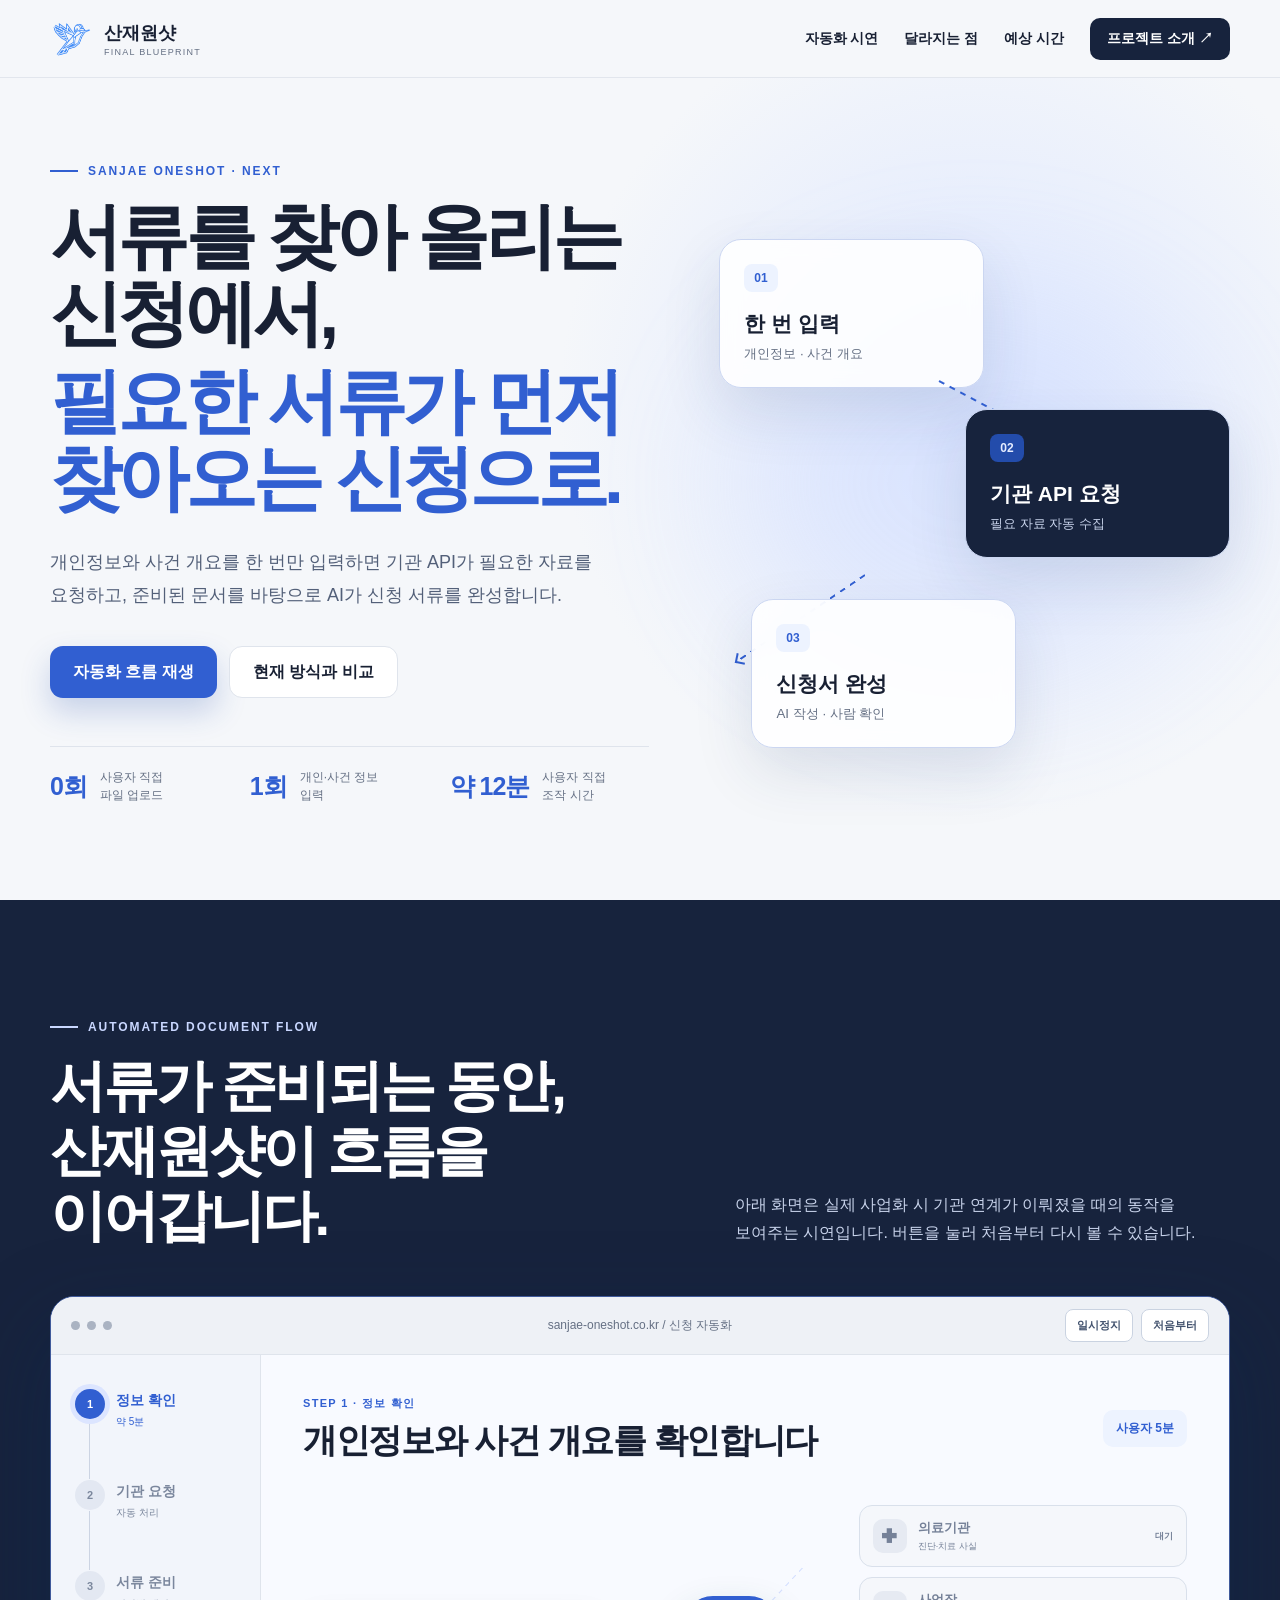
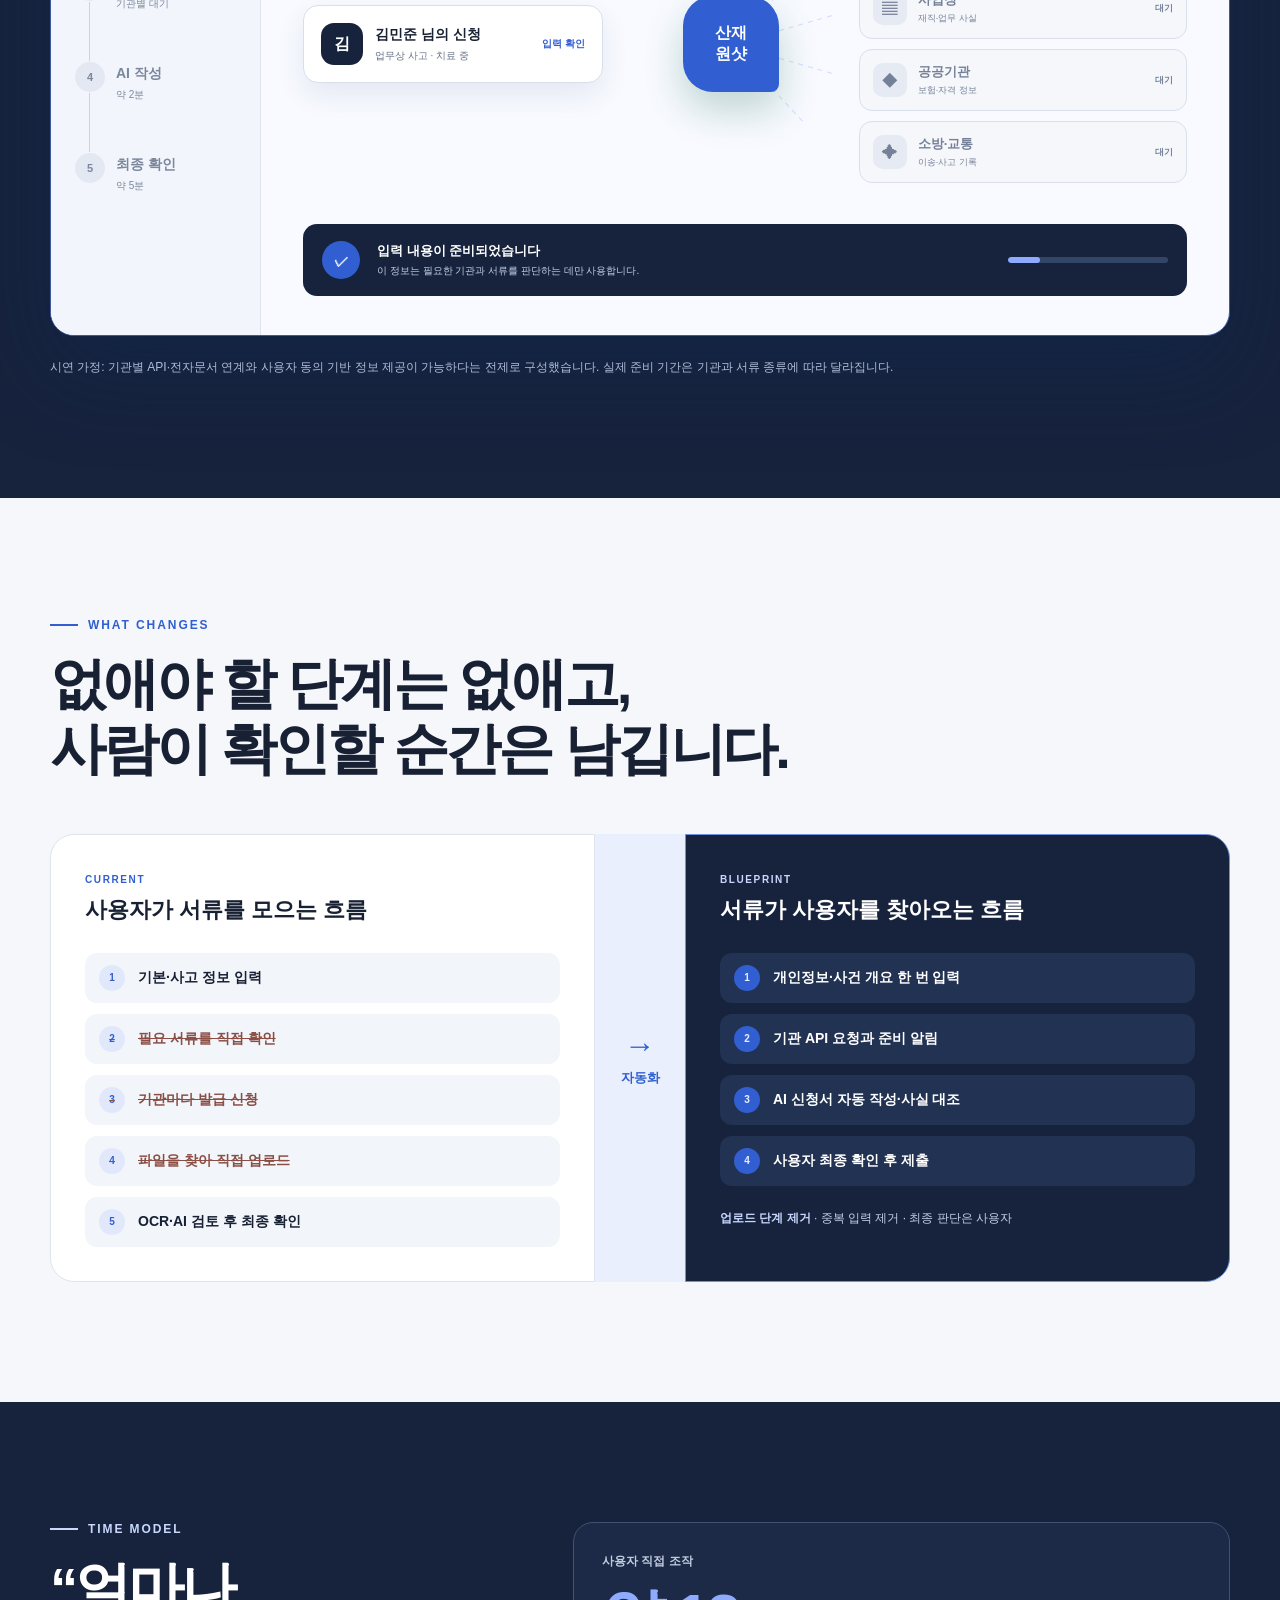
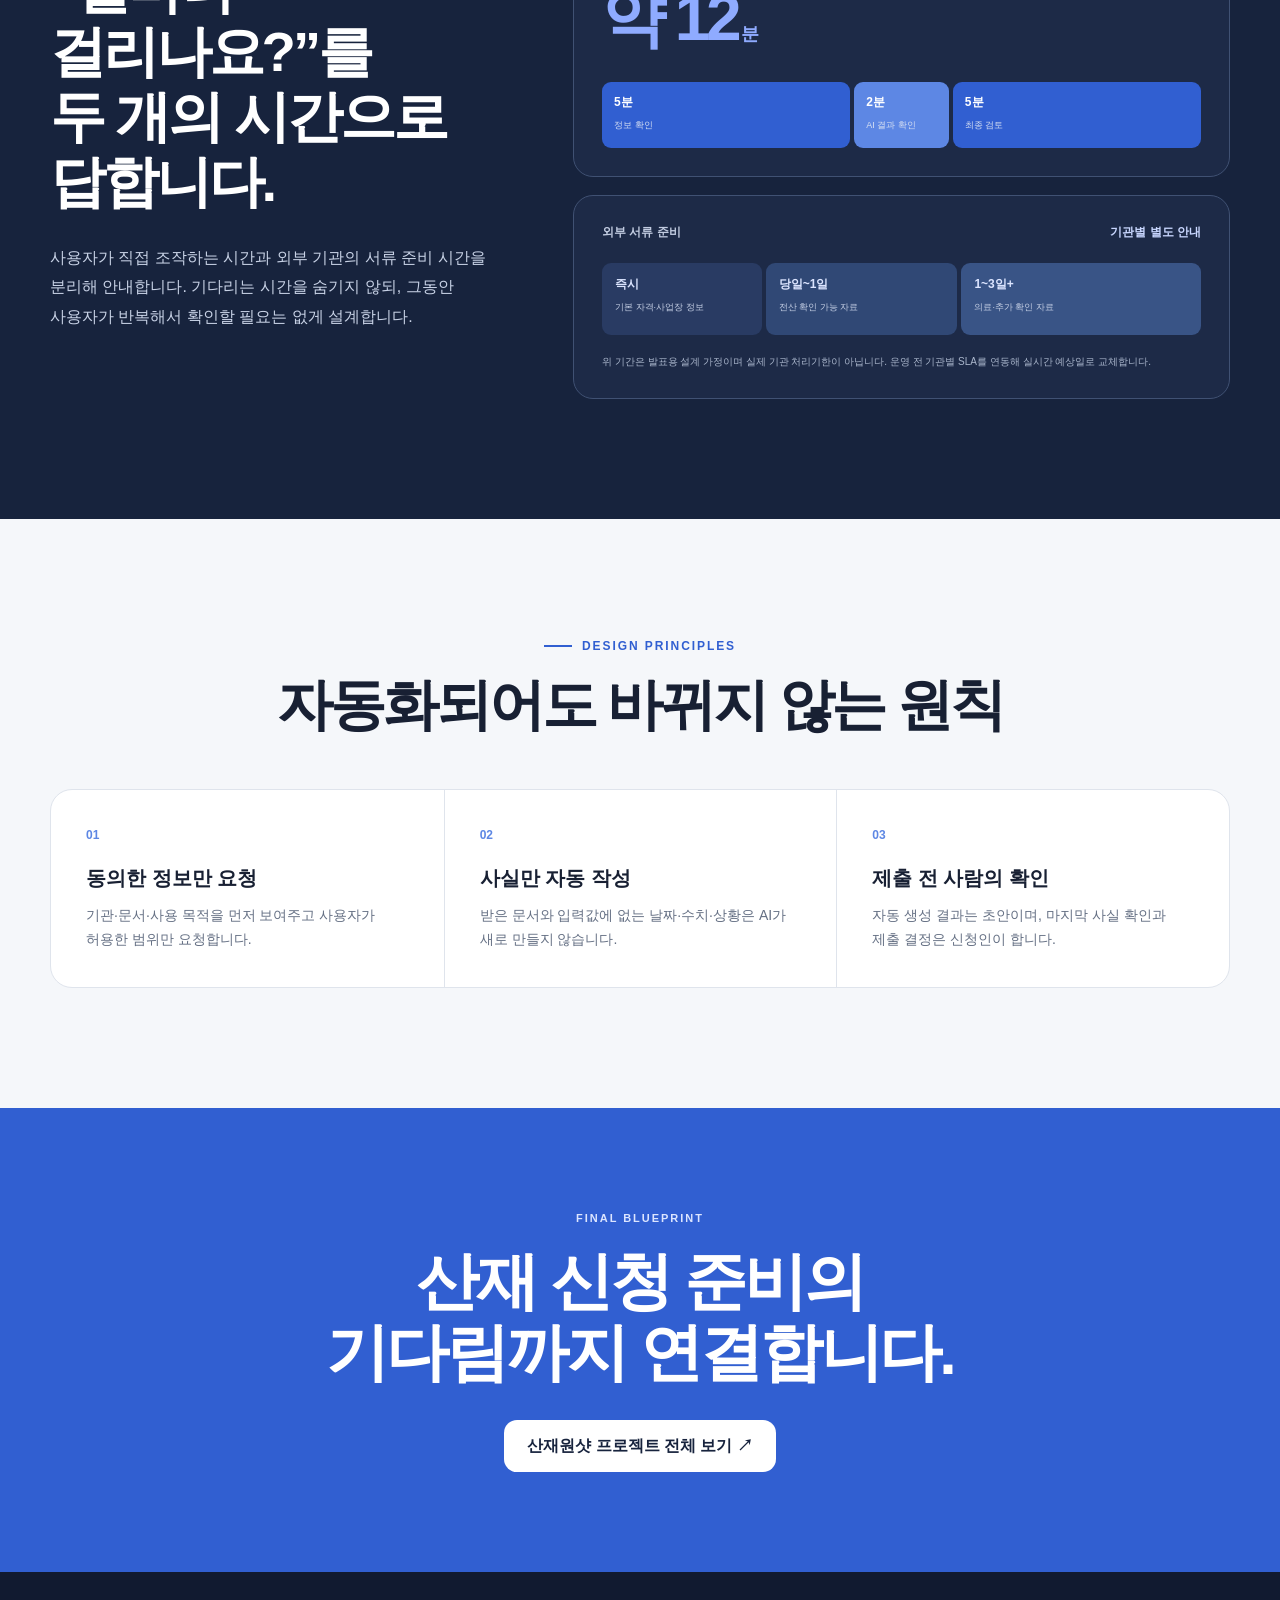
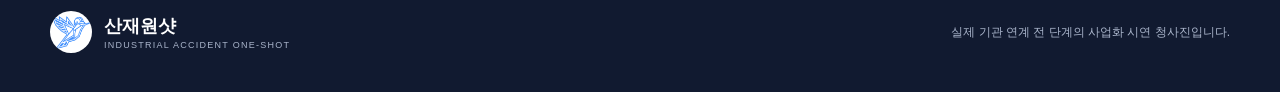
<file: blueprint.html>
<!doctype html>
<html lang="ko">
  <head>
    <meta charset="UTF-8" />
    <meta name="viewport" content="width=device-width, initial-scale=1" />
    <meta name="description" content="개인정보와 사건 개요 한 번 입력으로 기관 서류 요청부터 산재 신청서 작성까지 자동화하는 산재원샷 최종 청사진입니다." />
    <meta name="theme-color" content="#315fd1" />
    <meta property="og:type" content="website" />
    <meta property="og:title" content="산재원샷 최종 청사진" />
    <meta property="og:description" content="서류를 찾아 올리는 신청에서, 필요한 서류가 먼저 찾아오는 신청으로." />
    <meta property="og:image" content="https://kimchaejun.github.io/Sanjae-Oneshot-Page/og.png" />
    <meta name="twitter:card" content="summary_large_image" />
    <link rel="icon" href="./sanjae-symbol.svg" type="image/svg+xml" />
    <title>최종 청사진 | 산재원샷</title>
    <link rel="stylesheet" href="./blueprint.css?v=20260826-textfix" />
  </head>
  <body>
    <a class="skip-link" href="#main">본문으로 바로가기</a>
    <header class="topbar">
      <a class="brand" href="./index.html" aria-label="산재원샷 소개로 돌아가기">
        <img class="brand-symbol" src="./sanjae-symbol.svg" alt="" aria-hidden="true" />
        <span><b>산재원샷</b><small>FINAL BLUEPRINT</small></span>
      </a>
      <nav aria-label="청사진 메뉴">
        <a href="#simulation">자동화 시연</a>
        <a href="#change">달라지는 점</a>
        <a href="#time">예상 시간</a>
        <a class="back-link" href="./index.html">프로젝트 소개 ↗</a>
      </nav>
    </header>

    <main id="main">
      <section class="hero">
        <div class="hero-grid">
          <div class="hero-copy">
            <p class="eyebrow"><span></span> SANJAE ONESHOT · NEXT</p>
            <h1>서류를 찾아 올리는 신청에서,<br /><em>필요한 서류가 먼저 찾아오는 신청으로.</em></h1>
            <p class="lead">개인정보와 사건 개요를 한 번만 입력하면 기관 API가 필요한 자료를 요청하고, 준비된 문서를 바탕으로 AI가 신청 서류를 완성합니다.</p>
            <div class="hero-actions">
              <a class="button primary" href="#simulation">자동화 흐름 재생</a>
              <a class="button secondary" href="#change">현재 방식과 비교</a>
            </div>
            <ul class="promise-list">
              <li><b>0회</b><span>사용자 직접<br />파일 업로드</span></li>
              <li><b>1회</b><span>개인·사건 정보<br />입력</span></li>
              <li><b>약 12분</b><span>사용자 직접<br />조작 시간</span></li>
            </ul>
          </div>

          <div class="hero-map" aria-label="정보 한 번 입력 후 기관 자료 요청과 신청서 생성으로 이어지는 흐름">
            <div class="map-glow" aria-hidden="true"></div>
            <div class="map-node map-input"><span>01</span><strong>한 번 입력</strong><small>개인정보 · 사건 개요</small></div>
            <div class="map-line line-one" aria-hidden="true"></div>
            <div class="map-node map-api"><span>02</span><strong>기관 API 요청</strong><small>필요 자료 자동 수집</small></div>
            <div class="map-line line-two" aria-hidden="true"></div>
            <div class="map-node map-result"><span>03</span><strong>신청서 완성</strong><small>AI 작성 · 사람 확인</small></div>
          </div>
        </div>
      </section>

      <section class="simulation-section" id="simulation">
        <div class="section-intro">
          <div><p class="eyebrow light"><span></span> AUTOMATED DOCUMENT FLOW</p><h2>서류가 준비되는 동안,<br />산재원샷이 흐름을 이어갑니다.</h2></div>
          <p>아래 화면은 실제 사업화 시 기관 연계가 이뤄졌을 때의 동작을 보여주는 시연입니다. 버튼을 눌러 처음부터 다시 볼 수 있습니다.</p>
        </div>

        <div class="simulation" data-simulation>
          <div class="sim-toolbar">
            <div class="window-dots" aria-hidden="true"><i></i><i></i><i></i></div>
            <span>sanjae-oneshot.co.kr / 신청 자동화</span>
            <div class="sim-actions">
              <button type="button" data-toggle aria-pressed="false">일시정지</button>
              <button type="button" data-restart>처음부터</button>
            </div>
          </div>

          <div class="sim-body">
            <aside class="sim-timeline" aria-label="자동화 진행 단계">
              <ol>
                <li data-step="0"><b>1</b><span><strong>정보 확인</strong><small>약 5분</small></span></li>
                <li data-step="1"><b>2</b><span><strong>기관 요청</strong><small>자동 처리</small></span></li>
                <li data-step="2"><b>3</b><span><strong>서류 준비</strong><small>기관별 대기</small></span></li>
                <li data-step="3"><b>4</b><span><strong>AI 작성</strong><small>약 2분</small></span></li>
                <li data-step="4"><b>5</b><span><strong>최종 확인</strong><small>약 5분</small></span></li>
              </ol>
            </aside>

            <div class="sim-stage">
              <div class="stage-heading">
                <div><span data-stage-kicker>STEP 1 · 정보 확인</span><h3 data-stage-title>개인정보와 사건 개요를 확인합니다</h3></div>
                <strong class="stage-time" data-stage-time>사용자 5분</strong>
              </div>

              <div class="request-map" aria-live="polite">
                <div class="user-card">
                  <span class="avatar">김</span>
                  <div><strong>김민준 님의 신청</strong><small>업무상 사고 · 치료 중</small></div>
                  <i data-user-status>입력 확인</i>
                </div>

                <div class="data-hub">
                  <div class="hub-core"><b>산재<br />원샷</b><span class="pulse-ring" aria-hidden="true"></span></div>
                  <div class="connector connector-a" aria-hidden="true"></div>
                  <div class="connector connector-b" aria-hidden="true"></div>
                  <div class="connector connector-c" aria-hidden="true"></div>
                  <div class="connector connector-d" aria-hidden="true"></div>
                </div>

                <div class="agency-grid">
                  <article data-agency="medical"><span aria-hidden="true">✚</span><div><strong>의료기관</strong><small>진단·치료 사실</small></div><i>대기</i></article>
                  <article data-agency="employer"><span aria-hidden="true">▤</span><div><strong>사업장</strong><small>재직·업무 사실</small></div><i>대기</i></article>
                  <article data-agency="public"><span aria-hidden="true">◆</span><div><strong>공공기관</strong><small>보험·자격 정보</small></div><i>대기</i></article>
                  <article data-agency="rescue"><span aria-hidden="true">✦</span><div><strong>소방·교통</strong><small>이송·사고 기록</small></div><i>대기</i></article>
                </div>
              </div>

              <div class="stage-message">
                <span class="message-icon" data-message-icon>1</span>
                <div><strong data-message-title>입력 내용이 준비되었습니다</strong><p data-message-body>이 정보는 필요한 기관과 서류를 판단하는 데만 사용합니다.</p></div>
                <div class="mini-progress"><span data-progress></span></div>
              </div>
            </div>
          </div>
        </div>

        <p class="assumption-note">시연 가정: 기관별 API·전자문서 연계와 사용자 동의 기반 정보 제공이 가능하다는 전제로 구성했습니다. 실제 준비 기간은 기관과 서류 종류에 따라 달라집니다.</p>
      </section>

      <section class="change-section" id="change">
        <div class="section-heading">
          <p class="eyebrow"><span></span> WHAT CHANGES</p>
          <h2>없애야 할 단계는 없애고,<br />사람이 확인할 순간은 남깁니다.</h2>
        </div>
        <div class="comparison">
          <article class="comparison-before">
            <header><span>CURRENT</span><h3>사용자가 서류를 모으는 흐름</h3></header>
            <ol>
              <li><b>1</b><span>기본·사고 정보 입력</span></li>
              <li class="pain"><b>2</b><span>필요 서류를 직접 확인</span></li>
              <li class="pain"><b>3</b><span>기관마다 발급 신청</span></li>
              <li class="pain"><b>4</b><span>파일을 찾아 직접 업로드</span></li>
              <li><b>5</b><span>OCR·AI 검토 후 최종 확인</span></li>
            </ol>
          </article>

          <div class="comparison-arrow" aria-hidden="true"><span>→</span><small>자동화</small></div>

          <article class="comparison-after">
            <header><span>BLUEPRINT</span><h3>서류가 사용자를 찾아오는 흐름</h3></header>
            <ol>
              <li><b>1</b><span>개인정보·사건 개요 한 번 입력</span></li>
              <li><b>2</b><span>기관 API 요청과 준비 알림</span></li>
              <li><b>3</b><span>AI 신청서 자동 작성·사실 대조</span></li>
              <li><b>4</b><span>사용자 최종 확인 후 제출</span></li>
            </ol>
            <p><strong>업로드 단계 제거</strong> · 중복 입력 제거 · 최종 판단은 사용자</p>
          </article>
        </div>
      </section>

      <section class="time-section" id="time">
        <div class="time-copy">
          <p class="eyebrow light"><span></span> TIME MODEL</p>
          <h2>“얼마나 걸리나요?”를<br />두 개의 시간으로 답합니다.</h2>
          <p>사용자가 직접 조작하는 시간과 외부 기관의 서류 준비 시간을 분리해 안내합니다. 기다리는 시간을 숨기지 않되, 그동안 사용자가 반복해서 확인할 필요는 없게 설계합니다.</p>
        </div>

        <div class="time-model">
          <div class="hands-on">
            <span>사용자 직접 조작</span>
            <strong>약 12<small>분</small></strong>
            <div class="time-bars">
              <i style="--size:42%"><b>5분</b><small>정보 확인</small></i>
              <i style="--size:16%"><b>2분</b><small>AI 결과 확인</small></i>
              <i style="--size:42%"><b>5분</b><small>최종 검토</small></i>
            </div>
          </div>
          <div class="waiting">
            <header><span>외부 서류 준비</span><strong>기관별 별도 안내</strong></header>
            <div class="wait-track">
              <i class="instant"><b>즉시</b><small>기본 자격·사업장 정보</small></i>
              <i class="day-one"><b>당일~1일</b><small>전산 확인 가능 자료</small></i>
              <i class="day-three"><b>1~3일+</b><small>의료·추가 확인 자료</small></i>
            </div>
            <p>위 기간은 발표용 설계 가정이며 실제 기관 처리기한이 아닙니다. 운영 전 기관별 SLA를 연동해 실시간 예상일로 교체합니다.</p>
          </div>
        </div>
      </section>

      <section class="principles-section">
        <div class="section-heading centered">
          <p class="eyebrow"><span></span> DESIGN PRINCIPLES</p>
          <h2>자동화되어도 바뀌지 않는 원칙</h2>
        </div>
        <div class="principles">
          <article><span>01</span><h3>동의한 정보만 요청</h3><p>기관·문서·사용 목적을 먼저 보여주고 사용자가 허용한 범위만 요청합니다.</p></article>
          <article><span>02</span><h3>사실만 자동 작성</h3><p>받은 문서와 입력값에 없는 날짜·수치·상황은 AI가 새로 만들지 않습니다.</p></article>
          <article><span>03</span><h3>제출 전 사람의 확인</h3><p>자동 생성 결과는 초안이며, 마지막 사실 확인과 제출 결정은 신청인이 합니다.</p></article>
        </div>
      </section>

      <section class="final-cta">
        <span>FINAL BLUEPRINT</span>
        <h2>산재 신청 준비의<br />기다림까지 연결합니다.</h2>
        <a class="button light" href="./index.html">산재원샷 프로젝트 전체 보기 ↗</a>
      </section>
    </main>

    <footer><a class="brand" href="./index.html"><img class="brand-symbol" src="./sanjae-symbol.svg" alt="" aria-hidden="true" /><span><b>산재원샷</b><small>INDUSTRIAL ACCIDENT ONE-SHOT</small></span></a><p>실제 기관 연계 전 단계의 사업화 시연 청사진입니다.</p></footer>
    <script src="./blueprint.js?v=20260826-textfix" defer></script>
  </body>
</html>
</file>
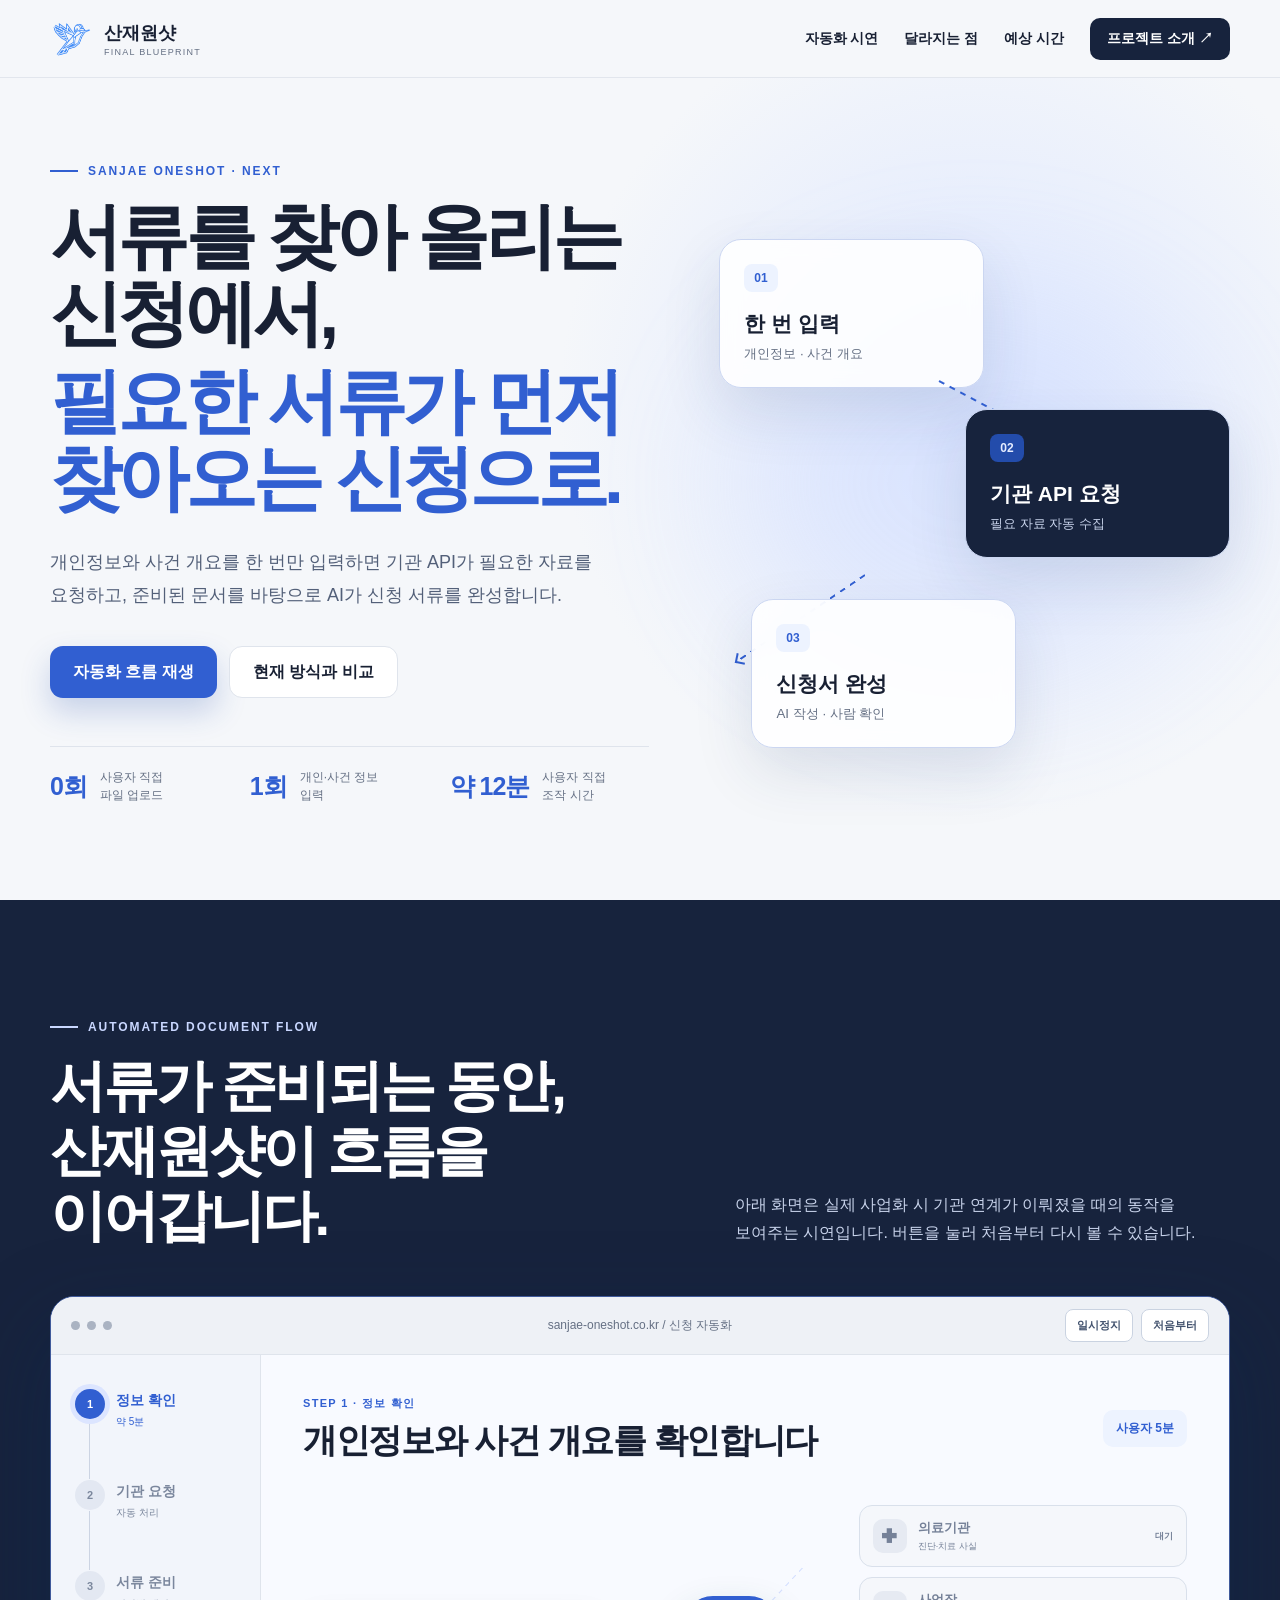
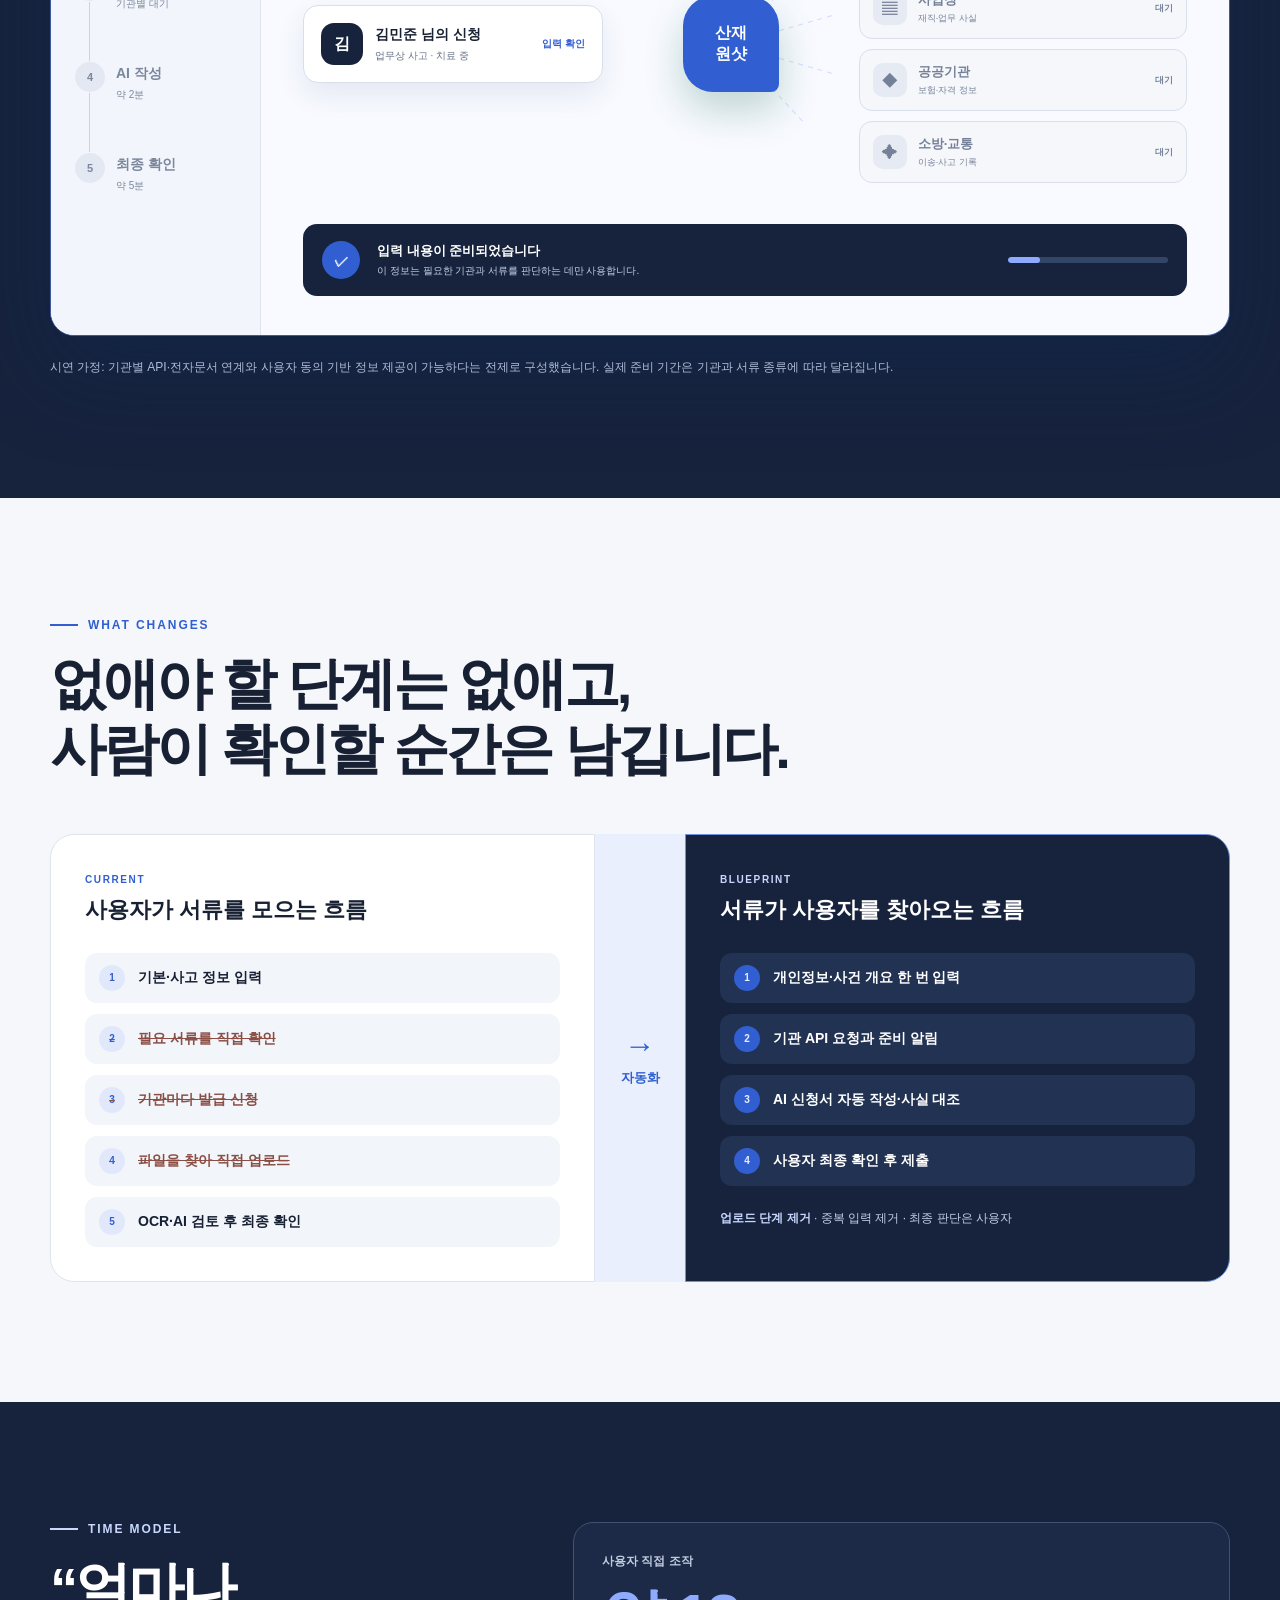
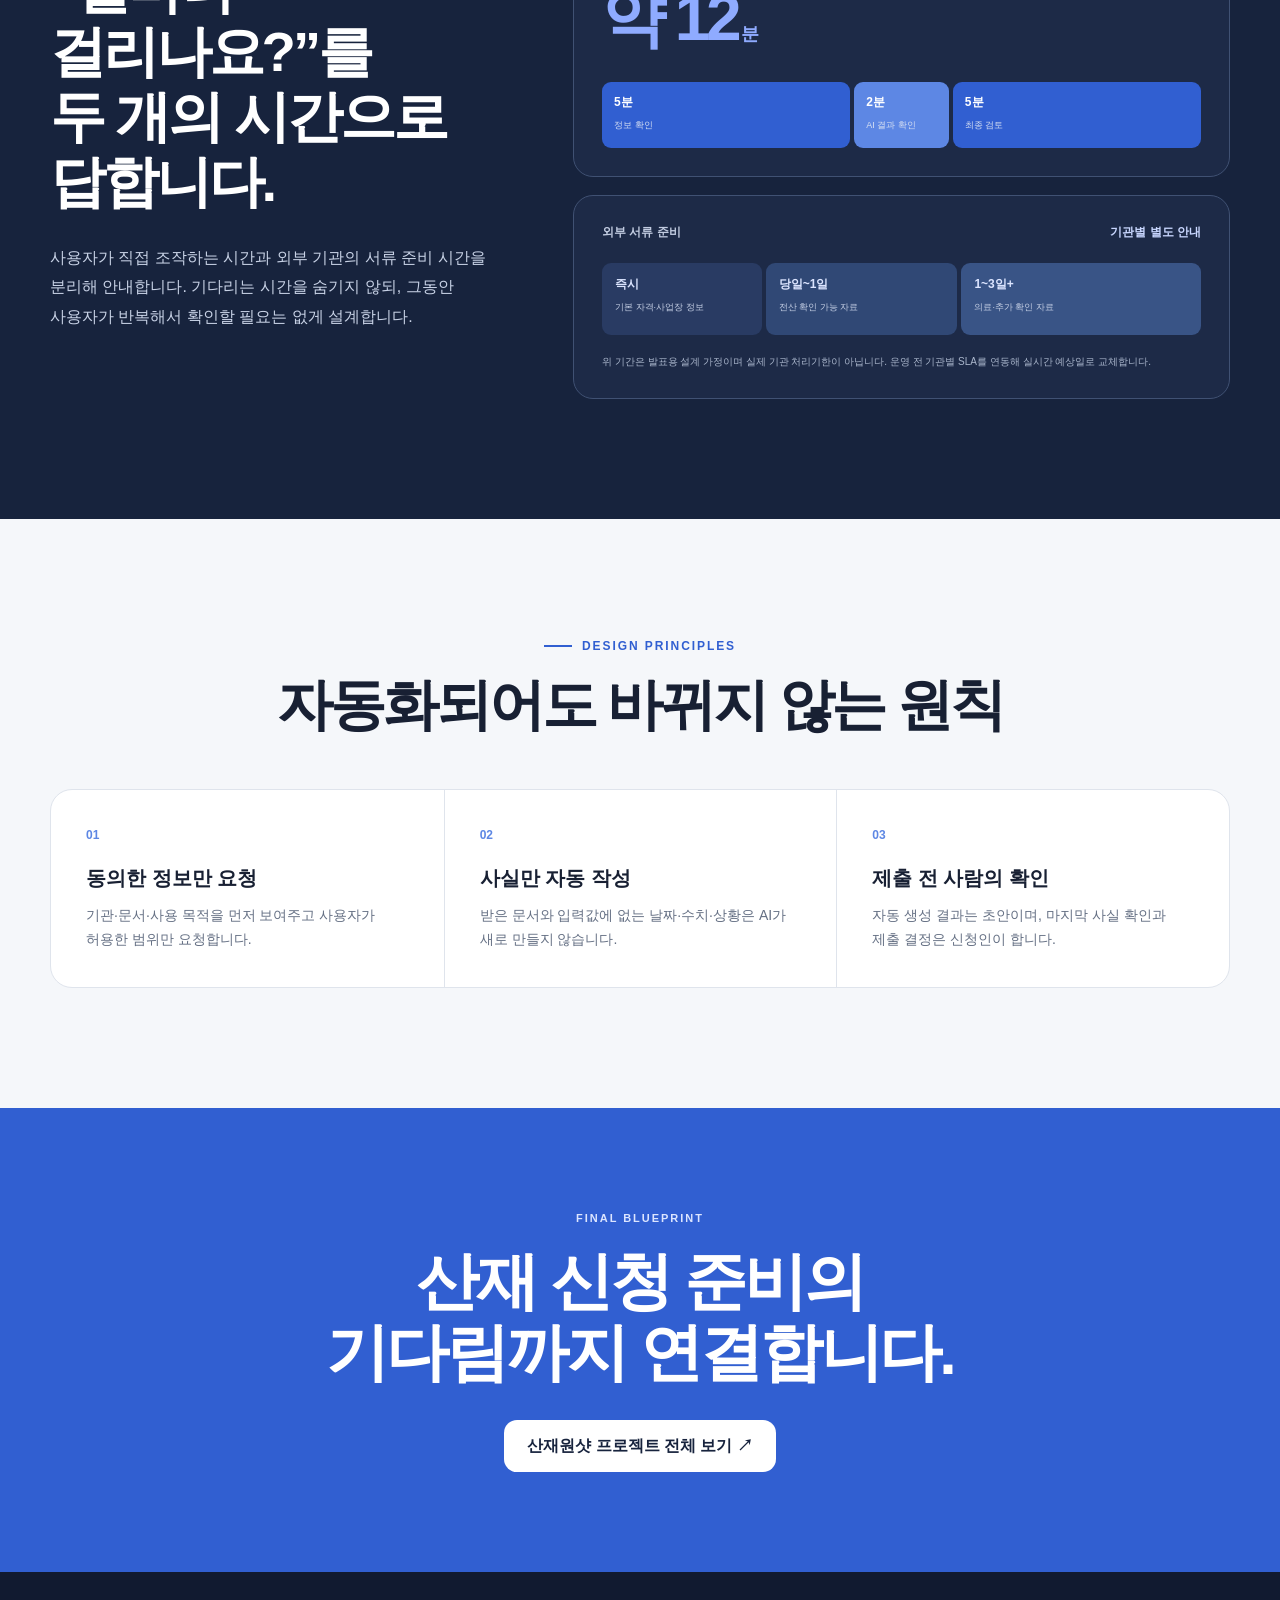
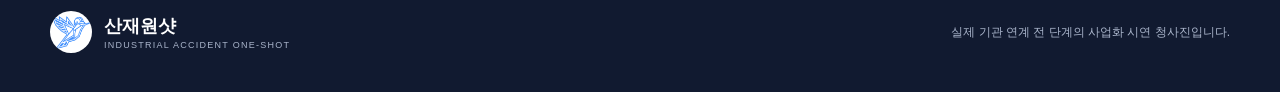
<file: docs/blueprint.html>
<!doctype html>
<html lang="ko">
  <head>
    <meta charset="UTF-8" />
    <meta name="viewport" content="width=device-width, initial-scale=1" />
    <meta name="description" content="개인정보와 사건 개요 한 번 입력으로 기관 서류 요청부터 산재 신청서 작성까지 자동화하는 산재원샷 최종 청사진입니다." />
    <meta name="theme-color" content="#315fd1" />
    <meta property="og:type" content="website" />
    <meta property="og:title" content="산재원샷 최종 청사진" />
    <meta property="og:description" content="서류를 찾아 올리는 신청에서, 필요한 서류가 먼저 찾아오는 신청으로." />
    <meta property="og:image" content="https://kimchaejun.github.io/Sanjae-Oneshot-Page/og.png" />
    <meta name="twitter:card" content="summary_large_image" />
    <link rel="icon" href="./assets/sanjae-symbol.svg" type="image/svg+xml" />
    <title>최종 청사진 | 산재원샷</title>
    <link rel="stylesheet" href="./blueprint.css?v=20260826-textfix" />
  </head>
  <body>
    <a class="skip-link" href="#main">본문으로 바로가기</a>
    <header class="topbar">
      <a class="brand" href="./index.html" aria-label="산재원샷 소개로 돌아가기">
        <img class="brand-symbol" src="./assets/sanjae-symbol.svg" alt="" aria-hidden="true" />
        <span><b>산재원샷</b><small>FINAL BLUEPRINT</small></span>
      </a>
      <nav aria-label="청사진 메뉴">
        <a href="#simulation">자동화 시연</a>
        <a href="#change">달라지는 점</a>
        <a href="#time">예상 시간</a>
        <a class="back-link" href="./index.html">프로젝트 소개 ↗</a>
      </nav>
    </header>

    <main id="main">
      <section class="hero">
        <div class="hero-grid">
          <div class="hero-copy">
            <p class="eyebrow"><span></span> SANJAE ONESHOT · NEXT</p>
            <h1>서류를 찾아 올리는 신청에서,<br /><em>필요한 서류가 먼저 찾아오는 신청으로.</em></h1>
            <p class="lead">개인정보와 사건 개요를 한 번만 입력하면 기관 API가 필요한 자료를 요청하고, 준비된 문서를 바탕으로 AI가 신청 서류를 완성합니다.</p>
            <div class="hero-actions">
              <a class="button primary" href="#simulation">자동화 흐름 재생</a>
              <a class="button secondary" href="#change">현재 방식과 비교</a>
            </div>
            <ul class="promise-list">
              <li><b>0회</b><span>사용자 직접<br />파일 업로드</span></li>
              <li><b>1회</b><span>개인·사건 정보<br />입력</span></li>
              <li><b>약 12분</b><span>사용자 직접<br />조작 시간</span></li>
            </ul>
          </div>

          <div class="hero-map" aria-label="정보 한 번 입력 후 기관 자료 요청과 신청서 생성으로 이어지는 흐름">
            <div class="map-glow" aria-hidden="true"></div>
            <div class="map-node map-input"><span>01</span><strong>한 번 입력</strong><small>개인정보 · 사건 개요</small></div>
            <div class="map-line line-one" aria-hidden="true"></div>
            <div class="map-node map-api"><span>02</span><strong>기관 API 요청</strong><small>필요 자료 자동 수집</small></div>
            <div class="map-line line-two" aria-hidden="true"></div>
            <div class="map-node map-result"><span>03</span><strong>신청서 완성</strong><small>AI 작성 · 사람 확인</small></div>
          </div>
        </div>
      </section>

      <section class="simulation-section" id="simulation">
        <div class="section-intro">
          <div><p class="eyebrow light"><span></span> AUTOMATED DOCUMENT FLOW</p><h2>서류가 준비되는 동안,<br />산재원샷이 흐름을 이어갑니다.</h2></div>
          <p>아래 화면은 실제 사업화 시 기관 연계가 이뤄졌을 때의 동작을 보여주는 시연입니다. 버튼을 눌러 처음부터 다시 볼 수 있습니다.</p>
        </div>

        <div class="simulation" data-simulation>
          <div class="sim-toolbar">
            <div class="window-dots" aria-hidden="true"><i></i><i></i><i></i></div>
            <span>sanjae-oneshot.co.kr / 신청 자동화</span>
            <div class="sim-actions">
              <button type="button" data-toggle aria-pressed="false">일시정지</button>
              <button type="button" data-restart>처음부터</button>
            </div>
          </div>

          <div class="sim-body">
            <aside class="sim-timeline" aria-label="자동화 진행 단계">
              <ol>
                <li data-step="0"><b>1</b><span><strong>정보 확인</strong><small>약 5분</small></span></li>
                <li data-step="1"><b>2</b><span><strong>기관 요청</strong><small>자동 처리</small></span></li>
                <li data-step="2"><b>3</b><span><strong>서류 준비</strong><small>기관별 대기</small></span></li>
                <li data-step="3"><b>4</b><span><strong>AI 작성</strong><small>약 2분</small></span></li>
                <li data-step="4"><b>5</b><span><strong>최종 확인</strong><small>약 5분</small></span></li>
              </ol>
            </aside>

            <div class="sim-stage">
              <div class="stage-heading">
                <div><span data-stage-kicker>STEP 1 · 정보 확인</span><h3 data-stage-title>개인정보와 사건 개요를 확인합니다</h3></div>
                <strong class="stage-time" data-stage-time>사용자 5분</strong>
              </div>

              <div class="request-map" aria-live="polite">
                <div class="user-card">
                  <span class="avatar">김</span>
                  <div><strong>김민준 님의 신청</strong><small>업무상 사고 · 치료 중</small></div>
                  <i data-user-status>입력 확인</i>
                </div>

                <div class="data-hub">
                  <div class="hub-core"><b>산재<br />원샷</b><span class="pulse-ring" aria-hidden="true"></span></div>
                  <div class="connector connector-a" aria-hidden="true"></div>
                  <div class="connector connector-b" aria-hidden="true"></div>
                  <div class="connector connector-c" aria-hidden="true"></div>
                  <div class="connector connector-d" aria-hidden="true"></div>
                </div>

                <div class="agency-grid">
                  <article data-agency="medical"><span aria-hidden="true">✚</span><div><strong>의료기관</strong><small>진단·치료 사실</small></div><i>대기</i></article>
                  <article data-agency="employer"><span aria-hidden="true">▤</span><div><strong>사업장</strong><small>재직·업무 사실</small></div><i>대기</i></article>
                  <article data-agency="public"><span aria-hidden="true">◆</span><div><strong>공공기관</strong><small>보험·자격 정보</small></div><i>대기</i></article>
                  <article data-agency="rescue"><span aria-hidden="true">✦</span><div><strong>소방·교통</strong><small>이송·사고 기록</small></div><i>대기</i></article>
                </div>
              </div>

              <div class="stage-message">
                <span class="message-icon" data-message-icon>1</span>
                <div><strong data-message-title>입력 내용이 준비되었습니다</strong><p data-message-body>이 정보는 필요한 기관과 서류를 판단하는 데만 사용합니다.</p></div>
                <div class="mini-progress"><span data-progress></span></div>
              </div>
            </div>
          </div>
        </div>

        <p class="assumption-note">시연 가정: 기관별 API·전자문서 연계와 사용자 동의 기반 정보 제공이 가능하다는 전제로 구성했습니다. 실제 준비 기간은 기관과 서류 종류에 따라 달라집니다.</p>
      </section>

      <section class="change-section" id="change">
        <div class="section-heading">
          <p class="eyebrow"><span></span> WHAT CHANGES</p>
          <h2>없애야 할 단계는 없애고,<br />사람이 확인할 순간은 남깁니다.</h2>
        </div>
        <div class="comparison">
          <article class="comparison-before">
            <header><span>CURRENT</span><h3>사용자가 서류를 모으는 흐름</h3></header>
            <ol>
              <li><b>1</b><span>기본·사고 정보 입력</span></li>
              <li class="pain"><b>2</b><span>필요 서류를 직접 확인</span></li>
              <li class="pain"><b>3</b><span>기관마다 발급 신청</span></li>
              <li class="pain"><b>4</b><span>파일을 찾아 직접 업로드</span></li>
              <li><b>5</b><span>OCR·AI 검토 후 최종 확인</span></li>
            </ol>
          </article>

          <div class="comparison-arrow" aria-hidden="true"><span>→</span><small>자동화</small></div>

          <article class="comparison-after">
            <header><span>BLUEPRINT</span><h3>서류가 사용자를 찾아오는 흐름</h3></header>
            <ol>
              <li><b>1</b><span>개인정보·사건 개요 한 번 입력</span></li>
              <li><b>2</b><span>기관 API 요청과 준비 알림</span></li>
              <li><b>3</b><span>AI 신청서 자동 작성·사실 대조</span></li>
              <li><b>4</b><span>사용자 최종 확인 후 제출</span></li>
            </ol>
            <p><strong>업로드 단계 제거</strong> · 중복 입력 제거 · 최종 판단은 사용자</p>
          </article>
        </div>
      </section>

      <section class="time-section" id="time">
        <div class="time-copy">
          <p class="eyebrow light"><span></span> TIME MODEL</p>
          <h2>“얼마나 걸리나요?”를<br />두 개의 시간으로 답합니다.</h2>
          <p>사용자가 직접 조작하는 시간과 외부 기관의 서류 준비 시간을 분리해 안내합니다. 기다리는 시간을 숨기지 않되, 그동안 사용자가 반복해서 확인할 필요는 없게 설계합니다.</p>
        </div>

        <div class="time-model">
          <div class="hands-on">
            <span>사용자 직접 조작</span>
            <strong>약 12<small>분</small></strong>
            <div class="time-bars">
              <i style="--size:42%"><b>5분</b><small>정보 확인</small></i>
              <i style="--size:16%"><b>2분</b><small>AI 결과 확인</small></i>
              <i style="--size:42%"><b>5분</b><small>최종 검토</small></i>
            </div>
          </div>
          <div class="waiting">
            <header><span>외부 서류 준비</span><strong>기관별 별도 안내</strong></header>
            <div class="wait-track">
              <i class="instant"><b>즉시</b><small>기본 자격·사업장 정보</small></i>
              <i class="day-one"><b>당일~1일</b><small>전산 확인 가능 자료</small></i>
              <i class="day-three"><b>1~3일+</b><small>의료·추가 확인 자료</small></i>
            </div>
            <p>위 기간은 발표용 설계 가정이며 실제 기관 처리기한이 아닙니다. 운영 전 기관별 SLA를 연동해 실시간 예상일로 교체합니다.</p>
          </div>
        </div>
      </section>

      <section class="principles-section">
        <div class="section-heading centered">
          <p class="eyebrow"><span></span> DESIGN PRINCIPLES</p>
          <h2>자동화되어도 바뀌지 않는 원칙</h2>
        </div>
        <div class="principles">
          <article><span>01</span><h3>동의한 정보만 요청</h3><p>기관·문서·사용 목적을 먼저 보여주고 사용자가 허용한 범위만 요청합니다.</p></article>
          <article><span>02</span><h3>사실만 자동 작성</h3><p>받은 문서와 입력값에 없는 날짜·수치·상황은 AI가 새로 만들지 않습니다.</p></article>
          <article><span>03</span><h3>제출 전 사람의 확인</h3><p>자동 생성 결과는 초안이며, 마지막 사실 확인과 제출 결정은 신청인이 합니다.</p></article>
        </div>
      </section>

      <section class="final-cta">
        <span>FINAL BLUEPRINT</span>
        <h2>산재 신청 준비의<br />기다림까지 연결합니다.</h2>
        <a class="button light" href="./index.html">산재원샷 프로젝트 전체 보기 ↗</a>
      </section>
    </main>

    <footer><a class="brand" href="./index.html"><img class="brand-symbol" src="./assets/sanjae-symbol.svg" alt="" aria-hidden="true" /><span><b>산재원샷</b><small>INDUSTRIAL ACCIDENT ONE-SHOT</small></span></a><p>실제 기관 연계 전 단계의 사업화 시연 청사진입니다.</p></footer>
    <script src="./blueprint.js?v=20260826-textfix" defer></script>
  </body>
</html>
</file>
<file: styles.css>
:root {
  --green-950: #07392c;
  --green-900: #0a4937;
  --green-800: #0d5b43;
  --green-700: #137255;
  --green-500: #28a06f;
  --mint: #bfe8d5;
  --mint-light: #e4f5ed;
  --cream: #f3f0e7;
  --paper: #fbfaf6;
  --ink: #12221c;
  --muted: #5d6963;
  --line: rgba(18, 34, 28, 0.14);
  --orange: #f28f52;
  --shadow: 0 26px 80px rgba(10, 57, 43, 0.16);
  --shell: min(1180px, calc(100vw - 48px));
}

* {
  box-sizing: border-box;
}

html {
  scroll-behavior: smooth;
  scroll-padding-top: 86px;
}

body {
  margin: 0;
  color: var(--ink);
  background: var(--paper);
  font-family: "Pretendard Variable", Pretendard, "Noto Sans KR", "Apple SD Gothic Neo", Inter, system-ui, sans-serif;
  line-height: 1.65;
  word-break: keep-all;
  text-rendering: optimizeLegibility;
}

body.menu-open {
  overflow: hidden;
}

a {
  color: inherit;
  text-decoration: none;
}

img {
  max-width: 100%;
}

button,
a {
  -webkit-tap-highlight-color: transparent;
}

:focus-visible {
  outline: 3px solid var(--orange);
  outline-offset: 4px;
}

.sr-only {
  position: absolute;
  width: 1px;
  height: 1px;
  padding: 0;
  margin: -1px;
  overflow: hidden;
  clip: rect(0, 0, 0, 0);
  white-space: nowrap;
  border: 0;
}

.skip-link {
  position: fixed;
  top: 12px;
  left: 12px;
  z-index: 1000;
  padding: 12px 18px;
  color: white;
  background: var(--green-950);
  border-radius: 8px;
  transform: translateY(-160%);
  transition: transform 0.2s ease;
}

.skip-link:focus {
  transform: translateY(0);
}

.scroll-progress {
  position: fixed;
  inset: 0 0 auto;
  z-index: 200;
  height: 3px;
  pointer-events: none;
}

.scroll-progress span {
  display: block;
  width: 0;
  height: 100%;
  background: var(--orange);
}

.section-shell,
.nav-shell {
  width: var(--shell);
  margin-inline: auto;
}

.site-header {
  position: fixed;
  inset: 0 0 auto;
  z-index: 100;
  height: 78px;
  background: rgba(251, 250, 246, 0.82);
  border-bottom: 1px solid transparent;
  backdrop-filter: blur(18px);
  transition: height 0.25s ease, border-color 0.25s ease, box-shadow 0.25s ease;
}

.site-header.scrolled {
  height: 68px;
  border-color: var(--line);
  box-shadow: 0 10px 32px rgba(7, 57, 44, 0.06);
}

.nav-shell {
  display: flex;
  align-items: center;
  justify-content: space-between;
  height: 100%;
}

.brand {
  display: inline-flex;
  align-items: center;
  gap: 10px;
  font-size: 21px;
  font-weight: 850;
  letter-spacing: -0.045em;
}

.brand img {
  width: 36px;
  height: 36px;
  object-fit: cover;
  border-radius: 50%;
  mix-blend-mode: multiply;
}

.site-nav {
  display: flex;
  align-items: center;
  gap: 32px;
  font-size: 14px;
  font-weight: 650;
}

.site-nav > a:not(.nav-cta) {
  position: relative;
  color: #38463f;
}

.site-nav > a:not(.nav-cta)::after {
  position: absolute;
  inset: auto 0 -8px;
  height: 2px;
  content: "";
  background: var(--green-700);
  transform: scaleX(0);
  transform-origin: left;
  transition: transform 0.2s ease;
}

.site-nav > a:hover::after {
  transform: scaleX(1);
}

.nav-cta {
  display: inline-flex;
  align-items: center;
  gap: 10px;
  padding: 11px 18px;
  color: white;
  background: var(--green-900);
  border-radius: 999px;
  transition: transform 0.2s ease, background 0.2s ease;
}

.nav-cta:hover {
  background: var(--green-700);
  transform: translateY(-2px);
}

.menu-button {
  display: none;
}

.hero {
  position: relative;
  min-height: 870px;
  padding: 160px 0 108px;
  overflow: hidden;
  background:
    linear-gradient(120deg, rgba(255, 255, 255, 0.7), rgba(255, 255, 255, 0) 44%),
    var(--cream);
}

.hero::before {
  position: absolute;
  inset: auto -18% -40% 38%;
  height: 680px;
  content: "";
  background: radial-gradient(circle, rgba(191, 232, 213, 0.9), rgba(191, 232, 213, 0) 70%);
  pointer-events: none;
}

.hero-orbit {
  position: absolute;
  border: 1px solid rgba(13, 91, 67, 0.12);
  border-radius: 50%;
  pointer-events: none;
}

.hero-orbit-one {
  top: 100px;
  right: -170px;
  width: 660px;
  height: 660px;
}

.hero-orbit-two {
  top: 220px;
  right: -45px;
  width: 410px;
  height: 410px;
}

.hero-grid {
  position: relative;
  z-index: 1;
  display: grid;
  grid-template-columns: 0.93fr 1.07fr;
  align-items: center;
  gap: 68px;
}

.eyebrow {
  display: flex;
  align-items: center;
  gap: 11px;
  margin: 0 0 22px;
  color: var(--green-800);
  font-size: 12px;
  font-weight: 800;
  letter-spacing: 0.16em;
  text-transform: uppercase;
}

.eyebrow span {
  width: 28px;
  height: 2px;
  background: var(--orange);
}

.eyebrow.light {
  color: var(--mint);
}

.hero h1,
.section-heading h2,
.product-copy h2,
.accessibility-copy h2,
.safety-intro h2,
.cta-inner h2 {
  margin: 0;
  font-weight: 850;
  letter-spacing: -0.055em;
  line-height: 1.17;
}

.hero h1 {
  max-width: 650px;
  font-size: clamp(46px, 5.2vw, 72px);
}

.hero h1 em {
  position: relative;
  color: var(--green-700);
  font-style: normal;
  white-space: nowrap;
}

.hero h1 em::after {
  position: absolute;
  right: 0;
  bottom: 1px;
  left: 0;
  z-index: -1;
  height: 13px;
  content: "";
  background: var(--mint);
  border-radius: 4px;
}

.hero-description {
  max-width: 600px;
  margin: 28px 0 0;
  color: #4e5d56;
  font-size: 18px;
  line-height: 1.8;
}

.hero-actions {
  display: flex;
  flex-wrap: wrap;
  gap: 12px;
  margin-top: 36px;
}

.button {
  display: inline-flex;
  align-items: center;
  justify-content: center;
  gap: 16px;
  min-height: 56px;
  padding: 0 24px;
  border: 1px solid transparent;
  border-radius: 10px;
  font-size: 15px;
  font-weight: 750;
  transition: transform 0.2s ease, box-shadow 0.2s ease, background 0.2s ease;
}

.button:hover {
  transform: translateY(-3px);
}

.button-primary {
  color: white;
  background: var(--green-900);
  box-shadow: 0 14px 32px rgba(10, 73, 55, 0.2);
}

.button-primary:hover {
  background: var(--green-700);
  box-shadow: 0 18px 36px rgba(10, 73, 55, 0.28);
}

.button-secondary {
  background: rgba(255, 255, 255, 0.48);
  border-color: rgba(18, 34, 28, 0.2);
}

.hero-tags {
  display: flex;
  flex-wrap: wrap;
  gap: 8px;
  padding: 0;
  margin: 30px 0 0;
  list-style: none;
}

.hero-tags li {
  padding: 7px 11px;
  color: #526159;
  background: rgba(255, 255, 255, 0.46);
  border: 1px solid rgba(18, 34, 28, 0.1);
  border-radius: 999px;
  font-size: 12px;
  font-weight: 650;
}

.hero-visual {
  position: relative;
  min-width: 0;
  perspective: 1400px;
}

.browser-card {
  overflow: hidden;
  background: #e8ecea;
  border: 1px solid rgba(7, 57, 44, 0.14);
  border-radius: 18px;
  box-shadow: var(--shadow);
  transform: rotateY(-4deg) rotateX(1deg);
  transform-origin: center;
}

.browser-bar {
  display: grid;
  grid-template-columns: 80px 1fr 80px;
  align-items: center;
  height: 48px;
  padding: 0 16px;
  background: #fff;
  border-bottom: 1px solid #e1e5e3;
}

.browser-dots {
  display: flex;
  gap: 6px;
}

.browser-dots span {
  width: 8px;
  height: 8px;
  background: #d6dcda;
  border-radius: 50%;
}

.browser-dots span:first-child {
  background: var(--orange);
}

.browser-address {
  justify-self: center;
  width: min(220px, 100%);
  padding: 6px 12px;
  color: #7a8580;
  background: #f3f5f4;
  border-radius: 7px;
  font-family: ui-monospace, SFMono-Regular, Consolas, monospace;
  font-size: 10px;
  text-align: center;
}

.browser-screen {
  aspect-ratio: 1.28;
  overflow: hidden;
  background: #f5f7fa;
}

.browser-screen img {
  display: block;
  width: 100%;
  height: 100%;
  object-fit: cover;
  object-position: top;
}

.floating-note {
  position: absolute;
  display: flex;
  align-items: center;
  padding: 12px 15px;
  background: rgba(255, 255, 255, 0.94);
  border: 1px solid rgba(7, 57, 44, 0.1);
  border-radius: 12px;
  box-shadow: 0 16px 34px rgba(7, 57, 44, 0.16);
  backdrop-filter: blur(10px);
}

.note-ready {
  right: -22px;
  bottom: 58px;
  gap: 12px;
}

.note-ready .note-icon {
  display: grid;
  width: 34px;
  height: 34px;
  color: white;
  background: var(--green-700);
  border-radius: 50%;
  place-items: center;
}

.note-ready div {
  display: grid;
}

.note-ready strong {
  color: var(--muted);
  font-size: 10px;
}

.note-ready b {
  color: var(--green-800);
  font-size: 20px;
  line-height: 1.1;
}

.note-language {
  top: 70px;
  left: -27px;
  gap: 3px;
  padding: 9px;
}

.note-language span {
  display: grid;
  width: 30px;
  height: 30px;
  color: var(--green-800);
  background: var(--mint-light);
  border-radius: 7px;
  font-size: 9px;
  font-weight: 850;
  place-items: center;
}

.impact-strip {
  color: white;
  background: var(--green-950);
}

.impact-grid {
  display: grid;
  grid-template-columns: repeat(4, 1fr);
}

.impact-grid article {
  display: flex;
  align-items: center;
  gap: 18px;
  min-height: 138px;
  padding: 28px 32px;
  border-right: 1px solid rgba(255, 255, 255, 0.14);
}

.impact-grid article:first-child {
  border-left: 1px solid rgba(255, 255, 255, 0.14);
}

.impact-grid strong {
  color: var(--mint);
  font-family: Georgia, "Times New Roman", serif;
  font-size: 48px;
  font-weight: 500;
  line-height: 1;
}

.impact-grid span {
  color: rgba(255, 255, 255, 0.78);
  font-size: 13px;
  line-height: 1.6;
}

.section {
  padding: 128px 0;
}

.section-heading h2,
.product-copy h2,
.accessibility-copy h2,
.safety-intro h2 {
  font-size: clamp(36px, 4.2vw, 54px);
}

.split-heading {
  display: grid;
  grid-template-columns: 1.15fr 0.85fr;
  align-items: end;
  gap: 80px;
}

.split-heading > p {
  margin: 0 0 5px;
  color: var(--muted);
  font-size: 17px;
  line-height: 1.85;
}

.problem-section {
  background: var(--paper);
}

.problem-grid {
  display: grid;
  grid-template-columns: repeat(3, 1fr);
  gap: 16px;
  margin-top: 66px;
}

.problem-card {
  position: relative;
  min-height: 360px;
  padding: 32px;
  overflow: hidden;
  background: white;
  border: 1px solid var(--line);
  border-radius: 6px;
  transition: color 0.28s ease, background 0.28s ease, transform 0.28s ease;
}

.problem-card:hover {
  color: white;
  background: var(--green-900);
  transform: translateY(-7px);
}

.card-index {
  color: #8c9791;
  font-family: ui-monospace, SFMono-Regular, Consolas, monospace;
  font-size: 12px;
}

.line-icon {
  display: grid;
  width: 62px;
  height: 62px;
  margin-top: 64px;
  color: var(--green-800);
  background: var(--mint-light);
  border-radius: 50%;
  font-family: Georgia, serif;
  font-size: 25px;
  font-weight: 700;
  place-items: center;
  transition: background 0.28s ease;
}

.problem-card:hover .line-icon {
  background: rgba(255, 255, 255, 0.14);
  color: white;
}

.problem-card h3 {
  margin: 26px 0 10px;
  font-size: 22px;
  letter-spacing: -0.035em;
}

.problem-card p {
  margin: 0;
  color: var(--muted);
  font-size: 15px;
  transition: color 0.28s ease;
}

.problem-card:hover p,
.problem-card:hover .card-index {
  color: rgba(255, 255, 255, 0.7);
}

.flow-section {
  background: var(--cream);
}

.centered {
  max-width: 740px;
  margin: 0 auto;
  text-align: center;
}

.centered .eyebrow {
  justify-content: center;
}

.centered > p:last-child {
  margin: 22px 0 0;
  color: var(--muted);
  font-size: 17px;
}

.flow-list {
  padding: 0;
  margin: 70px 0 0;
  border-top: 1px solid var(--line);
  list-style: none;
}

.flow-item {
  display: grid;
  grid-template-columns: 92px 1fr auto;
  align-items: center;
  gap: 28px;
  min-height: 168px;
  border-bottom: 1px solid var(--line);
  transition: padding 0.25s ease, background 0.25s ease;
}

.flow-item:hover {
  padding-inline: 22px;
  background: rgba(255, 255, 255, 0.5);
}

.flow-number {
  color: var(--green-700);
  font-family: Georgia, "Times New Roman", serif;
  font-size: 38px;
}

.flow-label {
  margin: 0 0 4px;
  color: var(--orange);
  font-family: ui-monospace, SFMono-Regular, Consolas, monospace;
  font-size: 10px;
  font-weight: 800;
  letter-spacing: 0.14em;
}

.flow-content h3 {
  margin: 0;
  font-size: 24px;
  letter-spacing: -0.04em;
}

.flow-content > p:last-child {
  margin: 7px 0 0;
  color: var(--muted);
  font-size: 14px;
}

.flow-chips {
  display: flex;
  gap: 6px;
}

.flow-chips span {
  padding: 8px 12px;
  color: var(--green-800);
  background: var(--mint-light);
  border-radius: 999px;
  font-size: 11px;
  font-weight: 700;
}

.product-section {
  color: white;
  background: var(--green-950);
  overflow: hidden;
}

.product-grid {
  display: grid;
  grid-template-columns: 0.82fr 1.18fr;
  align-items: center;
  gap: 84px;
}

.product-copy > p:not(.eyebrow) {
  margin: 26px 0 0;
  color: rgba(255, 255, 255, 0.68);
  font-size: 16px;
}

.check-list {
  display: grid;
  gap: 14px;
  padding: 0;
  margin: 34px 0 0;
  list-style: none;
}

.check-list li {
  display: flex;
  align-items: center;
  gap: 12px;
  font-size: 14px;
}

.check-list span {
  display: grid;
  width: 24px;
  height: 24px;
  color: var(--green-950);
  background: var(--mint);
  border-radius: 50%;
  font-size: 12px;
  font-weight: 900;
  place-items: center;
}

.product-window {
  overflow: hidden;
  background: #eef1f4;
  border: 1px solid rgba(255, 255, 255, 0.2);
  border-radius: 18px;
  box-shadow: 0 38px 86px rgba(0, 0, 0, 0.28);
  transform: rotate(1.2deg);
}

.product-window-bar {
  display: flex;
  align-items: center;
  justify-content: space-between;
  height: 48px;
  padding: 0 18px;
  color: #4d5d55;
  background: white;
  font-size: 11px;
  font-weight: 700;
}

.product-window-bar > div {
  display: flex;
  gap: 5px;
}

.product-window-bar i {
  width: 7px;
  height: 7px;
  background: #d5dcda;
  border-radius: 50%;
}

.product-window-screen {
  aspect-ratio: 1.35;
  overflow: hidden;
}

.product-window-screen img {
  display: block;
  width: 100%;
  height: 100%;
  object-fit: cover;
  object-position: top;
}

.accessibility-section {
  background: var(--paper);
}

.accessibility-grid {
  display: grid;
  grid-template-columns: 1fr 0.9fr;
  align-items: center;
  gap: 90px;
}

.accessibility-visual {
  position: relative;
  display: grid;
  min-height: 440px;
  padding: 54px;
  background:
    radial-gradient(circle at 80% 20%, rgba(242, 143, 82, 0.22), transparent 28%),
    var(--mint-light);
  border-radius: 24px;
  place-items: center;
}

.accessibility-visual::before,
.accessibility-visual::after {
  position: absolute;
  content: "";
  border: 1px solid rgba(13, 91, 67, 0.13);
  border-radius: 50%;
}

.accessibility-visual::before {
  width: 270px;
  height: 270px;
}

.accessibility-visual::after {
  width: 390px;
  height: 390px;
}

.language-card,
.accessibility-toggle {
  position: relative;
  z-index: 1;
  background: rgba(255, 255, 255, 0.94);
  border: 1px solid rgba(13, 91, 67, 0.12);
  box-shadow: 0 22px 60px rgba(13, 91, 67, 0.14);
}

.language-card {
  display: grid;
  grid-template-columns: repeat(2, 1fr);
  gap: 7px;
  width: 320px;
  padding: 12px;
  border-radius: 17px;
  transform: rotate(-3deg) translate(-24px, -22px);
}

.language-card span {
  padding: 15px 12px;
  color: var(--green-800);
  background: #f5f8f6;
  border-radius: 9px;
  font-size: 12px;
  font-weight: 750;
  text-align: center;
}

.language-card span:first-child {
  color: white;
  background: var(--green-800);
}

.accessibility-toggle {
  position: absolute;
  right: 16px;
  bottom: 70px;
  display: grid;
  grid-template-columns: auto 1fr auto;
  align-items: center;
  gap: 12px;
  width: 340px;
  padding: 16px;
  border-radius: 15px;
  transform: rotate(2deg);
}

.aa {
  display: grid;
  width: 48px;
  height: 48px;
  color: white;
  background: var(--green-800);
  border-radius: 11px;
  font-family: Georgia, serif;
  place-items: center;
}

.accessibility-toggle div {
  display: grid;
}

.accessibility-toggle strong {
  font-size: 13px;
}

.accessibility-toggle small {
  color: var(--muted);
  font-size: 10px;
}

.toggle {
  position: relative;
  width: 38px;
  height: 22px;
  background: var(--green-700);
  border-radius: 999px;
}

.toggle i {
  position: absolute;
  top: 3px;
  right: 3px;
  width: 16px;
  height: 16px;
  background: white;
  border-radius: 50%;
}

.accessibility-copy > p:not(.eyebrow) {
  margin: 26px 0 0;
  color: var(--muted);
  font-size: 17px;
}

.accessibility-points {
  display: flex;
  flex-wrap: wrap;
  gap: 8px;
  margin-top: 30px;
}

.accessibility-points span {
  padding: 9px 13px;
  color: var(--green-800);
  background: var(--mint-light);
  border-radius: 999px;
  font-size: 12px;
  font-weight: 700;
}

.technology-section {
  background: var(--cream);
}

.architecture-card {
  margin-top: 64px;
  padding: 24px;
  overflow: hidden;
  background: white;
  border: 1px solid var(--line);
  border-radius: 20px;
  box-shadow: 0 24px 70px rgba(7, 57, 44, 0.08);
}

.architecture-card img {
  display: block;
  width: 100%;
  border-radius: 10px;
}

.tech-stack {
  display: grid;
  grid-template-columns: repeat(6, 1fr);
  padding: 0;
  margin: 24px 0 0;
  background: rgba(255, 255, 255, 0.5);
  border: 1px solid var(--line);
  border-radius: 12px;
  list-style: none;
}

.tech-stack li {
  display: grid;
  padding: 19px 18px;
  border-right: 1px solid var(--line);
}

.tech-stack li:last-child {
  border-right: 0;
}

.tech-stack b {
  font-size: 14px;
}

.tech-stack span {
  color: var(--muted);
  font-size: 9px;
  letter-spacing: 0.05em;
  text-transform: uppercase;
}

.safety-section {
  color: white;
  background: #102820;
}

.safety-intro {
  max-width: 780px;
}

.safety-grid {
  display: grid;
  grid-template-columns: repeat(3, 1fr);
  gap: 1px;
  margin-top: 66px;
  background: rgba(255, 255, 255, 0.14);
  border: 1px solid rgba(255, 255, 255, 0.14);
}

.safety-grid article {
  min-height: 280px;
  padding: 38px;
  background: #102820;
}

.safety-grid article > span {
  color: var(--orange);
  font-family: ui-monospace, SFMono-Regular, Consolas, monospace;
  font-size: 11px;
}

.safety-grid h3 {
  margin: 76px 0 10px;
  font-size: 22px;
}

.safety-grid p {
  margin: 0;
  color: rgba(255, 255, 255, 0.62);
  font-size: 14px;
}

.legal-note {
  margin: 30px 0 0;
  color: rgba(255, 255, 255, 0.46);
  font-size: 12px;
}

.cta-section {
  position: relative;
  padding: 120px 0;
  overflow: hidden;
  color: white;
  background: var(--green-800);
}

.cta-section::before,
.cta-section::after {
  position: absolute;
  content: "";
  border: 1px solid rgba(255, 255, 255, 0.12);
  border-radius: 50%;
}

.cta-section::before {
  top: -250px;
  left: -190px;
  width: 660px;
  height: 660px;
}

.cta-section::after {
  right: -130px;
  bottom: -340px;
  width: 720px;
  height: 720px;
}

.cta-inner {
  position: relative;
  z-index: 1;
  display: flex;
  flex-direction: column;
  align-items: center;
  text-align: center;
}

.cta-inner > img {
  width: 70px;
  height: 70px;
  object-fit: cover;
  border: 3px solid rgba(255, 255, 255, 0.75);
  border-radius: 50%;
  filter: brightness(0) invert(1);
  opacity: 0.92;
}

.cta-inner > p {
  margin: 18px 0 12px;
  color: var(--mint);
  font-size: 13px;
  font-weight: 700;
}

.cta-inner h2 {
  font-size: clamp(40px, 5vw, 62px);
}

.button-light {
  color: var(--green-950);
  background: white;
}

.button-outline-light {
  color: white;
  border-color: rgba(255, 255, 255, 0.45);
}

.site-footer {
  padding: 50px 0;
  background: var(--paper);
}

.footer-grid {
  display: grid;
  grid-template-columns: 1fr auto;
  align-items: end;
  gap: 28px;
}

.footer-brand {
  font-size: 19px;
}

.footer-grid > div:first-child > p {
  margin: 7px 0 0;
  color: var(--muted);
  font-size: 10px;
  font-weight: 700;
  letter-spacing: 0.12em;
  text-transform: uppercase;
}

.footer-links {
  display: flex;
  gap: 24px;
  color: #4f5d56;
  font-size: 12px;
  font-weight: 650;
}

.footer-links a:hover {
  color: var(--green-700);
}

.copyright {
  grid-column: 1 / -1;
  padding-top: 24px;
  margin: 0;
  color: #8a948f;
  border-top: 1px solid var(--line);
  font-size: 10px;
  letter-spacing: 0.05em;
  text-transform: uppercase;
}

.reveal {
  opacity: 0;
  transform: translateY(22px);
  transition: opacity 0.7s ease, transform 0.7s ease;
}

.reveal[data-delay="1"] {
  transition-delay: 0.12s;
}

.reveal[data-delay="2"] {
  transition-delay: 0.24s;
}

.reveal.is-visible {
  opacity: 1;
  transform: translateY(0);
}

@media (max-width: 1020px) {
  :root {
    --shell: min(100% - 40px, 820px);
  }

  .site-nav {
    gap: 19px;
  }

  .site-nav > a:not(.nav-cta) {
    display: none;
  }

  .hero {
    min-height: 0;
    padding-bottom: 90px;
  }

  .hero-grid,
  .product-grid,
  .accessibility-grid {
    grid-template-columns: 1fr;
  }

  .hero-grid {
    gap: 64px;
  }

  .hero-copy {
    max-width: 720px;
  }

  .hero-visual {
    width: 92%;
    margin-inline: auto;
  }

  .browser-card {
    transform: none;
  }

  .impact-grid {
    grid-template-columns: repeat(2, 1fr);
  }

  .impact-grid article:nth-child(3) {
    border-left: 1px solid rgba(255, 255, 255, 0.14);
  }

  .split-heading {
    grid-template-columns: 1fr;
    gap: 30px;
  }

  .problem-card {
    min-height: 330px;
  }

  .flow-item {
    grid-template-columns: 72px 1fr;
  }

  .flow-chips {
    grid-column: 2;
    padding-bottom: 20px;
  }

  .product-grid,
  .accessibility-grid {
    gap: 58px;
  }

  .product-copy,
  .accessibility-copy {
    max-width: 680px;
  }

  .accessibility-visual {
    order: 2;
  }

  .tech-stack {
    grid-template-columns: repeat(3, 1fr);
  }

  .tech-stack li:nth-child(3) {
    border-right: 0;
  }

  .tech-stack li:nth-child(-n + 3) {
    border-bottom: 1px solid var(--line);
  }
}

@media (max-width: 700px) {
  :root {
    --shell: calc(100% - 32px);
  }

  body {
    word-break: normal;
  }

  .site-header,
  .site-header.scrolled {
    height: 64px;
  }

  .brand {
    font-size: 18px;
  }

  .brand img {
    width: 32px;
    height: 32px;
  }

  .menu-button {
    position: relative;
    z-index: 2;
    display: grid;
    gap: 4px;
    width: 42px;
    height: 42px;
    padding: 11px;
    background: transparent;
    border: 0;
    place-content: center;
  }

  .menu-button > span:not(.sr-only) {
    display: block;
    width: 20px;
    height: 2px;
    background: var(--ink);
    transition: transform 0.2s ease, opacity 0.2s ease;
  }

  .menu-button[aria-expanded="true"] > span:first-child {
    transform: translateY(6px) rotate(45deg);
  }

  .menu-button[aria-expanded="true"] > span:nth-child(2) {
    opacity: 0;
  }

  .menu-button[aria-expanded="true"] > span:nth-child(3) {
    transform: translateY(-6px) rotate(-45deg);
  }

  .site-nav {
    position: fixed;
    inset: 0;
    display: flex;
    flex-direction: column;
    align-items: flex-start;
    justify-content: center;
    gap: 22px;
    padding: 80px 32px;
    visibility: hidden;
    background: var(--paper);
    opacity: 0;
    transform: translateY(-8px);
    transition: opacity 0.2s ease, transform 0.2s ease, visibility 0.2s;
  }

  .site-nav.open {
    visibility: visible;
    opacity: 1;
    transform: translateY(0);
  }

  .site-nav > a:not(.nav-cta) {
    display: block;
    font-size: 30px;
    font-weight: 800;
    letter-spacing: -0.04em;
  }

  .nav-cta {
    margin-top: 10px;
  }

  .hero {
    padding: 120px 0 70px;
  }

  .hero h1 {
    font-size: clamp(40px, 12vw, 54px);
  }

  .hero-description {
    font-size: 16px;
  }

  .hero-actions,
  .button {
    width: 100%;
  }

  .hero-visual {
    width: 100%;
  }

  .browser-bar {
    grid-template-columns: 52px 1fr 52px;
    height: 40px;
  }

  .floating-note {
    display: none;
  }

  .impact-grid {
    grid-template-columns: 1fr;
  }

  .impact-grid article,
  .impact-grid article:nth-child(3) {
    min-height: 112px;
    border-right: 1px solid rgba(255, 255, 255, 0.14);
    border-bottom: 1px solid rgba(255, 255, 255, 0.14);
    border-left: 1px solid rgba(255, 255, 255, 0.14);
  }

  .impact-grid strong {
    min-width: 52px;
  }

  .section {
    padding: 88px 0;
  }

  .section-heading h2,
  .product-copy h2,
  .accessibility-copy h2,
  .safety-intro h2 {
    font-size: 36px;
  }

  .problem-grid,
  .safety-grid {
    grid-template-columns: 1fr;
  }

  .problem-card {
    min-height: 310px;
  }

  .flow-item {
    grid-template-columns: 55px 1fr;
    gap: 12px;
    padding: 28px 0;
  }

  .flow-item:hover {
    padding-inline: 10px;
  }

  .flow-content h3 {
    font-size: 20px;
  }

  .flow-number {
    font-size: 28px;
  }

  .flow-chips {
    grid-column: 2;
    padding: 0;
  }

  .product-window {
    transform: none;
  }

  .accessibility-visual {
    min-height: 360px;
    padding: 24px;
  }

  .language-card {
    width: 90%;
    transform: rotate(-2deg) translateY(-35px);
  }

  .accessibility-toggle {
    right: 5%;
    bottom: 55px;
    width: 90%;
  }

  .architecture-card {
    padding: 8px;
    border-radius: 12px;
  }

  .architecture-card img {
    min-width: 760px;
  }

  .architecture-card {
    overflow-x: auto;
  }

  .tech-stack {
    grid-template-columns: repeat(2, 1fr);
  }

  .tech-stack li,
  .tech-stack li:nth-child(3) {
    border-right: 1px solid var(--line);
    border-bottom: 1px solid var(--line);
  }

  .tech-stack li:nth-child(even) {
    border-right: 0;
  }

  .tech-stack li:nth-last-child(-n + 2) {
    border-bottom: 0;
  }

  .safety-grid article {
    min-height: 240px;
  }

  .safety-grid h3 {
    margin-top: 52px;
  }

  .cta-section {
    padding: 92px 0;
  }

  .cta-inner h2 {
    font-size: 39px;
  }

  .footer-grid {
    grid-template-columns: 1fr;
  }

  .footer-links {
    flex-wrap: wrap;
  }
}

@media (prefers-reduced-motion: reduce) {
  *,
  *::before,
  *::after {
    scroll-behavior: auto !important;
    transition-duration: 0.01ms !important;
    animation-duration: 0.01ms !important;
    animation-iteration-count: 1 !important;
  }

  .reveal {
    opacity: 1;
    transform: none;
  }
}
</file>
<file: docs/styles.css>
:root {
  /* 산재원샷 본체와 공유하는 기본 브랜드 팔레트 */
  --blue: #315fd1;
  --blue-dark: #234cab;
  --blue-light: #edf3ff;
  --navy: #17233d;
  --background: #f5f7fa;
  --surface: #ffffff;
  --ink: #182033;
  --muted: #657084;
  --line: #dfe4ec;
  --green: #138a5b;
  --orange: #d4770b;
  --danger: #c54a43;

  /* 기존 레이아웃 변수에 브랜드 색상을 연결 */
  --green-950: var(--navy);
  --green-900: var(--blue-dark);
  --green-800: var(--blue);
  --green-700: #3970df;
  --green-500: #5d87e4;
  --mint: #c9d7ff;
  --mint-light: var(--blue-light);
  --cream: var(--background);
  --paper: var(--surface);
  --shadow: 0 26px 80px rgba(30, 58, 96, 0.16);
  --shell: min(1180px, calc(100vw - 48px));
  --type-micro: clamp(9px, calc(8.2px + 0.25vw), 10px);
  --type-caption: clamp(10px, calc(8.9px + 0.35vw), 12px);
  --type-small: clamp(12px, calc(10.9px + 0.35vw), 14px);
  --type-body: clamp(14px, calc(12.9px + 0.35vw), 16px);
  --type-copy: clamp(14px, calc(12.4px + 0.5vw), 17px);
  --type-body-lg: clamp(15px, calc(13.2px + 0.55vw), 18px);
  --type-subtitle: clamp(18px, calc(15.6px + 0.75vw), 22px);
  --type-step-title: clamp(20px, calc(17.6px + 0.75vw), 24px);
  --type-number: clamp(34px, calc(27px + 2.2vw), 48px);
}

* {
  box-sizing: border-box;
}

html {
  scroll-behavior: smooth;
  scroll-padding-top: 86px;
}

body {
  margin: 0;
  color: var(--ink);
  background: var(--paper);
  font-family: "Pretendard Variable", Pretendard, "Noto Sans KR", "Apple SD Gothic Neo", Inter, system-ui, sans-serif;
  line-height: 1.65;
  word-break: keep-all;
  text-rendering: optimizeLegibility;
}

body.menu-open {
  overflow: hidden;
}

a {
  color: inherit;
  text-decoration: none;
}

img {
  max-width: 100%;
}

button,
a {
  -webkit-tap-highlight-color: transparent;
}

:focus-visible {
  outline: 3px solid var(--orange);
  outline-offset: 4px;
}

.sr-only {
  position: absolute;
  width: 1px;
  height: 1px;
  padding: 0;
  margin: -1px;
  overflow: hidden;
  clip: rect(0, 0, 0, 0);
  white-space: nowrap;
  border: 0;
}

.skip-link {
  position: fixed;
  top: 12px;
  left: 12px;
  z-index: 1000;
  padding: 12px 18px;
  color: white;
  background: var(--green-950);
  border-radius: 8px;
  transform: translateY(-160%);
  transition: transform 0.2s ease;
}

.skip-link:focus {
  transform: translateY(0);
}

.scroll-progress {
  position: fixed;
  inset: 0 0 auto;
  z-index: 200;
  height: 3px;
  pointer-events: none;
}

.scroll-progress span {
  display: block;
  width: 0;
  height: 100%;
  background: var(--orange);
}

.section-shell,
.nav-shell {
  width: var(--shell);
  margin-inline: auto;
}

.site-header {
  position: fixed;
  inset: 0 0 auto;
  z-index: 100;
  height: 78px;
  background: rgba(251, 250, 246, 0.82);
  border-bottom: 1px solid transparent;
  backdrop-filter: blur(18px);
  transition: height 0.25s ease, border-color 0.25s ease, box-shadow 0.25s ease;
}

.site-header.scrolled {
  height: 68px;
  border-color: var(--line);
  box-shadow: 0 10px 32px rgba(30, 58, 96, 0.06);
}

.nav-shell {
  display: flex;
  align-items: center;
  justify-content: space-between;
  height: 100%;
}

.brand {
  display: inline-flex;
  align-items: center;
  gap: 10px;
  font-size: 21px;
  font-weight: 850;
  letter-spacing: -0.045em;
}

.brand img {
  width: 36px;
  height: 36px;
  object-fit: cover;
  border-radius: 50%;
  mix-blend-mode: multiply;
}

.site-nav {
  display: flex;
  align-items: center;
  gap: 32px;
  font-size: 14px;
  font-weight: 650;
}

.site-nav > a:not(.nav-cta) {
  position: relative;
  color: #46546a;
}

.site-nav > a:not(.nav-cta)::after {
  position: absolute;
  inset: auto 0 -8px;
  height: 2px;
  content: "";
  background: var(--green-700);
  transform: scaleX(0);
  transform-origin: left;
  transition: transform 0.2s ease;
}

.site-nav > a:hover::after {
  transform: scaleX(1);
}

.nav-cta {
  display: inline-flex;
  align-items: center;
  gap: 10px;
  padding: 11px 18px;
  color: white;
  background: var(--green-900);
  border-radius: 999px;
  transition: transform 0.2s ease, background 0.2s ease;
}

.nav-cta:hover {
  background: var(--green-700);
  transform: translateY(-2px);
}

.menu-button {
  display: none;
}

.hero {
  position: relative;
  min-height: 870px;
  padding: 160px 0 108px;
  overflow: hidden;
  background:
    linear-gradient(120deg, rgba(255, 255, 255, 0.7), rgba(255, 255, 255, 0) 44%),
    var(--cream);
}

.hero::before {
  position: absolute;
  inset: auto -18% -40% 38%;
  height: 680px;
  content: "";
  background: radial-gradient(circle, rgba(191, 232, 213, 0.9), rgba(191, 232, 213, 0) 70%);
  pointer-events: none;
}

.hero-orbit {
  position: absolute;
  border: 1px solid rgba(49, 95, 209, 0.12);
  border-radius: 50%;
  pointer-events: none;
}

.hero-orbit-one {
  top: 100px;
  right: -170px;
  width: 660px;
  height: 660px;
}

.hero-orbit-two {
  top: 220px;
  right: -45px;
  width: 410px;
  height: 410px;
}

.hero-grid {
  position: relative;
  z-index: 1;
  display: grid;
  grid-template-columns: 0.93fr 1.07fr;
  align-items: center;
  gap: 68px;
}

.eyebrow {
  display: flex;
  align-items: center;
  gap: 11px;
  margin: 0 0 22px;
  color: var(--green-800);
  font-size: 12px;
  font-weight: 800;
  letter-spacing: 0.16em;
  text-transform: uppercase;
}

.eyebrow span {
  width: 28px;
  height: 2px;
  background: var(--orange);
}

.eyebrow.light {
  color: var(--mint);
}

.hero h1,
.section-heading h2,
.product-copy h2,
.accessibility-copy h2,
.safety-intro h2,
.cta-inner h2 {
  margin: 0;
  font-weight: 850;
  letter-spacing: -0.055em;
  line-height: 1.17;
}

.hero h1 {
  max-width: 650px;
  font-size: clamp(42px, 4.7vw, 64px);
}

.hero h1 em {
  position: relative;
  color: var(--green-700);
  font-style: normal;
  white-space: nowrap;
}

.hero h1 em::after {
  position: absolute;
  right: 0;
  bottom: 1px;
  left: 0;
  z-index: -1;
  height: 13px;
  content: "";
  background: var(--mint);
  border-radius: 4px;
}

.hero-description {
  max-width: 600px;
  margin: 28px 0 0;
  color: var(--muted);
  font-size: 18px;
  line-height: 1.8;
}

.hero-actions {
  display: flex;
  flex-wrap: wrap;
  gap: 12px;
  margin-top: 36px;
}

.button {
  display: inline-flex;
  align-items: center;
  justify-content: center;
  gap: 16px;
  min-height: 56px;
  padding: 0 24px;
  border: 1px solid transparent;
  border-radius: 10px;
  font-size: 15px;
  font-weight: 750;
  transition: transform 0.2s ease, box-shadow 0.2s ease, background 0.2s ease;
}

.button:hover {
  transform: translateY(-3px);
}

.button-primary {
  color: white;
  background: var(--green-900);
  box-shadow: 0 14px 32px rgba(35, 76, 171, 0.2);
}

.button-primary:hover {
  background: var(--green-700);
  box-shadow: 0 18px 36px rgba(35, 76, 171, 0.28);
}

.button-secondary {
  background: rgba(255, 255, 255, 0.48);
  border-color: rgba(23, 35, 61, 0.2);
}

.hero-tags {
  display: flex;
  flex-wrap: wrap;
  gap: 8px;
  padding: 0;
  margin: 30px 0 0;
  list-style: none;
}

.hero-tags li {
  padding: 7px 11px;
  color: var(--muted);
  background: rgba(255, 255, 255, 0.46);
  border: 1px solid rgba(23, 35, 61, 0.1);
  border-radius: 999px;
  font-size: 12px;
  font-weight: 650;
}

.hero-visual {
  position: relative;
  min-width: 0;
  perspective: 1400px;
}

.browser-card {
  overflow: hidden;
  background: #e8ecea;
  border: 1px solid rgba(30, 58, 96, 0.14);
  border-radius: 18px;
  box-shadow: var(--shadow);
  transform: rotateY(-4deg) rotateX(1deg);
  transform-origin: center;
}

.browser-bar {
  display: grid;
  grid-template-columns: 80px 1fr 80px;
  align-items: center;
  height: 48px;
  padding: 0 16px;
  background: #fff;
  border-bottom: 1px solid #e1e5e3;
}

.browser-dots {
  display: flex;
  gap: 6px;
}

.browser-dots span {
  width: 8px;
  height: 8px;
  background: #d6dcda;
  border-radius: 50%;
}

.browser-dots span:first-child {
  background: var(--orange);
}

.browser-address {
  justify-self: center;
  width: min(220px, 100%);
  padding: 6px 12px;
  color: #7a8580;
  background: #f3f5f4;
  border-radius: 7px;
  font-family: ui-monospace, SFMono-Regular, Consolas, monospace;
  font-size: 10px;
  text-align: center;
}

.browser-screen {
  aspect-ratio: 1.28;
  overflow: hidden;
  background: #f5f7fa;
}

.browser-screen img {
  display: block;
  width: 100%;
  height: 100%;
  object-fit: cover;
  object-position: top;
}

.floating-note {
  position: absolute;
  display: flex;
  align-items: center;
  padding: 12px 15px;
  background: rgba(255, 255, 255, 0.94);
  border: 1px solid rgba(30, 58, 96, 0.1);
  border-radius: 12px;
  box-shadow: 0 16px 34px rgba(30, 58, 96, 0.16);
  backdrop-filter: blur(10px);
}

.note-ready {
  right: -22px;
  bottom: 58px;
  gap: 12px;
}

.note-ready .note-icon {
  display: grid;
  width: 34px;
  height: 34px;
  color: white;
  background: var(--green-700);
  border-radius: 50%;
  place-items: center;
}

.note-ready div {
  display: grid;
}

.note-ready strong {
  color: var(--muted);
  font-size: 10px;
}

.note-ready b {
  color: var(--green-800);
  font-size: 20px;
  line-height: 1.1;
}

.note-language {
  top: 70px;
  left: -27px;
  gap: 3px;
  padding: 9px;
}

.note-language span {
  display: grid;
  width: 30px;
  height: 30px;
  color: var(--green-800);
  background: var(--mint-light);
  border-radius: 7px;
  font-size: 9px;
  font-weight: 850;
  place-items: center;
}

.impact-strip {
  color: white;
  background: var(--green-950);
}

.impact-grid {
  display: grid;
  grid-template-columns: repeat(2, 1fr);
}

.impact-grid article {
  display: flex;
  align-items: center;
  gap: 18px;
  min-height: 138px;
  padding: 28px 32px;
  border-right: 1px solid rgba(255, 255, 255, 0.14);
}

.impact-grid article:first-child {
  border-left: 1px solid rgba(255, 255, 255, 0.14);
}

.impact-grid article:nth-child(3) {
  border-left: 1px solid rgba(255, 255, 255, 0.14);
}

.impact-value {
  display: inline-flex;
  flex: 0 0 auto;
  align-items: baseline;
  gap: 7px;
}

.impact-grid strong {
  color: var(--mint);
  font-family: inherit;
  font-size: 48px;
  font-weight: 850;
  letter-spacing: -0.055em;
  line-height: 1;
}

.impact-value small {
  display: inline-flex;
  align-items: center;
  color: var(--mint);
  font-size: var(--type-caption);
  font-weight: 800;
  letter-spacing: -0.02em;
  line-height: 1;
  opacity: 0.82;
}

.impact-grid span {
  color: rgba(255, 255, 255, 0.78);
  font-size: 13px;
  line-height: 1.6;
}

.section {
  padding: 128px 0;
}

.section-heading h2,
.product-copy h2,
.accessibility-copy h2,
.safety-intro h2 {
  font-size: clamp(36px, 4.2vw, 54px);
}

.split-heading {
  display: grid;
  grid-template-columns: 1.15fr 0.85fr;
  align-items: end;
  gap: 80px;
}

.split-heading > p {
  margin: 0 0 5px;
  padding-right: 32px;
  color: var(--muted);
  font-size: 17px;
  line-height: 1.85;
  text-align: right;
}

.problem-section {
  background: var(--paper);
}

.problem-grid {
  display: grid;
  grid-template-columns: repeat(3, 1fr);
  gap: 16px;
  margin-top: 66px;
}

.problem-card {
  position: relative;
  min-height: 360px;
  padding: 32px;
  overflow: hidden;
  background: white;
  border: 1px solid var(--line);
  border-radius: 6px;
  transition: color 0.28s ease, background 0.28s ease, transform 0.28s ease;
}

.problem-card:hover {
  color: white;
  background: var(--green-900);
  transform: translateY(-7px);
}

.card-index {
  color: #8c9791;
  font-family: ui-monospace, SFMono-Regular, Consolas, monospace;
  font-size: 12px;
}

.line-icon {
  display: grid;
  width: 62px;
  height: 62px;
  margin-top: 32px;
  color: var(--green-800);
  background: var(--mint-light);
  border-radius: 50%;
  font-family: Georgia, serif;
  font-size: 25px;
  font-weight: 700;
  place-items: center;
  transition: background 0.28s ease;
}

.problem-card:hover .line-icon {
  background: rgba(255, 255, 255, 0.14);
  color: white;
}

.problem-card h3 {
  margin: 26px 0 10px;
  font-size: 22px;
  letter-spacing: -0.035em;
}

.problem-card p {
  margin: 0;
  color: var(--muted);
  font-size: 15px;
  transition: color 0.28s ease;
}

.problem-card:hover p,
.problem-card:hover .card-index {
  color: rgba(255, 255, 255, 0.7);
}

.flow-section {
  background: var(--cream);
}

.centered {
  max-width: 740px;
  margin: 0 auto;
  text-align: center;
}

.centered .eyebrow {
  justify-content: center;
}

.centered > p:last-child {
  margin: 22px 0 0;
  color: var(--muted);
  font-size: 17px;
}

.flow-list {
  padding: 0;
  margin: 70px 0 0;
  border-top: 1px solid var(--line);
  list-style: none;
}

.flow-item {
  position: relative;
  display: grid;
  grid-template-columns: 92px minmax(0, 1fr) minmax(260px, 320px);
  align-items: center;
  gap: 28px;
  min-height: 168px;
  border-bottom: 1px solid var(--line);
  transition: background 0.25s ease;
}

.flow-item:hover,
.flow-item:focus,
.flow-item:focus-visible {
  z-index: 20;
  background: rgba(255, 255, 255, 0.5);
}

.flow-item:focus-visible {
  outline: 3px solid var(--orange);
  outline-offset: 4px;
}

.flow-number {
  color: var(--green-700);
  font-family: Georgia, "Times New Roman", serif;
  font-size: 38px;
}

.flow-label {
  margin: 0 0 4px;
  color: var(--orange);
  font-family: ui-monospace, SFMono-Regular, Consolas, monospace;
  font-size: 10px;
  font-weight: 800;
  letter-spacing: 0.14em;
}

.flow-content h3 {
  margin: 0;
  font-size: 24px;
  letter-spacing: -0.04em;
}

.flow-content > p:last-child {
  margin: 7px 0 0;
  color: var(--muted);
  font-size: 14px;
}

.flow-chips {
  display: flex;
  grid-column: 3;
  grid-row: 1;
  justify-self: end;
  gap: 6px;
  transition: opacity 0.22s ease;
}

.flow-chips span {
  padding: 8px 12px;
  color: var(--green-800);
  background: var(--mint-light);
  border-radius: 999px;
  font-size: 11px;
  font-weight: 700;
}

.flow-preview {
  position: absolute;
  z-index: 2;
  top: 50%;
  right: 0;
  width: min(460px, calc(100% - 120px));
  height: auto;
  padding: 10px;
  margin: 0;
  overflow: visible;
  visibility: hidden;
  opacity: 0;
  background: white;
  border: 1px solid rgba(15, 86, 179, 0.16);
  border-radius: 18px;
  box-shadow: 0 18px 42px rgba(8, 38, 82, 0.18);
  pointer-events: none;
  transform: translate(16px, -50%) scale(0.96);
  transform-origin: center right;
  transition:
    opacity 0.25s ease,
    transform 0.25s ease,
    visibility 0.25s ease;
}

.flow-preview::before {
  position: absolute;
  top: 50%;
  left: -9px;
  width: 18px;
  height: 18px;
  content: "";
  background: white;
  border-bottom: 1px solid rgba(15, 86, 179, 0.16);
  border-left: 1px solid rgba(15, 86, 179, 0.16);
  transform: translateY(-50%) rotate(45deg);
}

.flow-preview img {
  position: relative;
  z-index: 1;
  display: block;
  width: 100%;
  height: auto;
  max-height: min(76vh, 680px);
  object-fit: contain;
  border-radius: 11px;
}

.flow-item:hover .flow-preview,
.flow-item:focus .flow-preview,
.flow-item:focus-visible .flow-preview {
  visibility: visible;
  opacity: 1;
  transform: translate(0, -50%) scale(1);
}

.flow-item:hover .flow-chips,
.flow-item:focus .flow-chips,
.flow-item:focus-visible .flow-chips {
  opacity: 0;
}

.product-section {
  color: white;
  background: var(--green-950);
  overflow: hidden;
}

.product-grid {
  display: grid;
  grid-template-columns: 0.82fr 1.18fr;
  align-items: center;
  gap: 84px;
}

.product-copy > p:not(.eyebrow) {
  margin: 26px 0 0;
  color: rgba(255, 255, 255, 0.68);
  font-size: 16px;
}

.check-list {
  display: grid;
  gap: 14px;
  padding: 0;
  margin: 34px 0 0;
  list-style: none;
}

.check-list li {
  display: flex;
  align-items: center;
  gap: 12px;
  font-size: 14px;
}

.check-list span {
  display: grid;
  width: 24px;
  height: 24px;
  color: var(--green-950);
  background: var(--mint);
  border-radius: 50%;
  font-size: 12px;
  font-weight: 900;
  place-items: center;
}

.product-window {
  overflow: hidden;
  background: #eef1f4;
  border: 1px solid rgba(255, 255, 255, 0.2);
  border-radius: 18px;
  box-shadow: 0 38px 86px rgba(0, 0, 0, 0.28);
  transform: rotate(1.2deg);
}

.product-window-bar {
  display: flex;
  align-items: center;
  justify-content: space-between;
  height: 48px;
  padding: 0 18px;
  color: #4d5d55;
  background: white;
  font-size: 11px;
  font-weight: 700;
}

.product-window-bar > div {
  display: flex;
  gap: 5px;
}

.product-window-bar i {
  width: 7px;
  height: 7px;
  background: #d5dcda;
  border-radius: 50%;
}

.product-window-screen {
  aspect-ratio: 1.35;
  overflow: hidden;
}

.product-window-screen img {
  display: block;
  width: 100%;
  height: 100%;
  object-fit: cover;
  object-position: top;
}

.accessibility-section {
  background: var(--paper);
}

.accessibility-grid {
  display: grid;
  grid-template-columns: 1fr 0.9fr;
  align-items: center;
  gap: 90px;
}

.accessibility-visual {
  position: relative;
  display: grid;
  min-height: 440px;
  padding: 54px;
  background:
    radial-gradient(circle at 80% 20%, rgba(242, 143, 82, 0.22), transparent 28%),
    var(--mint-light);
  border-radius: 24px;
  place-items: center;
}

.accessibility-visual::before,
.accessibility-visual::after {
  position: absolute;
  content: "";
  border: 1px solid rgba(49, 95, 209, 0.13);
  border-radius: 50%;
}

.accessibility-visual::before {
  width: 270px;
  height: 270px;
}

.accessibility-visual::after {
  width: 390px;
  height: 390px;
}

.language-card,
.accessibility-toggle {
  position: relative;
  z-index: 1;
  background: rgba(255, 255, 255, 0.94);
  border: 1px solid rgba(49, 95, 209, 0.12);
  box-shadow: 0 22px 60px rgba(49, 95, 209, 0.14);
}

.language-card {
  display: grid;
  grid-template-columns: repeat(2, 1fr);
  gap: 7px;
  width: 320px;
  padding: 12px;
  border-radius: 17px;
  transform: rotate(-3deg) translate(-24px, -22px);
}

.language-card span {
  padding: 15px 12px;
  color: var(--green-800);
  background: #f5f8f6;
  border-radius: 9px;
  font-size: 12px;
  font-weight: 750;
  text-align: center;
}

.language-card span:first-child {
  color: white;
  background: var(--green-800);
}

.accessibility-toggle {
  position: absolute;
  right: 16px;
  bottom: 70px;
  display: grid;
  grid-template-columns: auto 1fr auto;
  align-items: center;
  gap: 12px;
  width: 340px;
  padding: 16px;
  border-radius: 15px;
  transform: rotate(2deg);
}

.aa {
  display: grid;
  width: 48px;
  height: 48px;
  color: white;
  background: var(--green-800);
  border-radius: 11px;
  font-family: Georgia, serif;
  place-items: center;
}

.accessibility-toggle div {
  display: grid;
}

.accessibility-toggle strong {
  font-size: 13px;
}

.accessibility-toggle small {
  color: var(--muted);
  font-size: 10px;
}

.toggle {
  position: relative;
  width: 38px;
  height: 22px;
  background: var(--green-700);
  border-radius: 999px;
}

.toggle i {
  position: absolute;
  top: 3px;
  right: 3px;
  width: 16px;
  height: 16px;
  background: white;
  border-radius: 50%;
}

.accessibility-copy > p:not(.eyebrow) {
  margin: 26px 0 0;
  color: var(--muted);
  font-size: 17px;
}

.accessibility-points {
  display: flex;
  flex-wrap: wrap;
  gap: 8px;
  margin-top: 30px;
}

.accessibility-points span {
  padding: 9px 13px;
  color: var(--green-800);
  background: var(--mint-light);
  border-radius: 999px;
  font-size: 12px;
  font-weight: 700;
}

.technology-section {
  background: var(--cream);
}

.technology-flow {
  display: inline-flex;
  align-items: center;
  gap: 7px;
  margin-bottom: 14px;
  color: var(--green-500);
  font-size: 17px;
  font-weight: 800;
  line-height: 1.2;
  white-space: nowrap;
}

.technology-flow strong {
  padding: 7px 11px;
  color: var(--green-800);
  background: var(--mint-light);
  border: 1px solid rgba(49, 95, 209, 0.15);
  border-radius: 999px;
  font-size: 18px;
  font-weight: 850;
}

.architecture-card {
  margin-top: 64px;
  padding: 24px;
  overflow: hidden;
  background: white;
  border: 1px solid var(--line);
  border-radius: 20px;
  box-shadow: 0 24px 70px rgba(30, 58, 96, 0.08);
}

.architecture-card img {
  display: block;
  width: 100%;
  border-radius: 10px;
}

.tech-stack {
  display: grid;
  grid-template-columns: repeat(6, 1fr);
  padding: 0;
  margin: 24px 0 0;
  background: rgba(255, 255, 255, 0.5);
  border: 1px solid var(--line);
  border-radius: 12px;
  list-style: none;
}

.tech-stack li {
  display: grid;
  padding: 19px 18px;
  border-right: 1px solid var(--line);
}

.tech-stack li:last-child {
  border-right: 0;
}

.tech-stack b {
  font-size: 14px;
}

.tech-stack span {
  color: var(--muted);
  font-size: 9px;
  letter-spacing: 0.05em;
  text-transform: uppercase;
}

.safety-section {
  color: white;
  background: var(--navy);
}

.safety-intro {
  max-width: 780px;
}

.safety-grid {
  display: grid;
  grid-template-columns: repeat(3, 1fr);
  gap: 1px;
  margin-top: 66px;
  background: rgba(255, 255, 255, 0.14);
  border: 1px solid rgba(255, 255, 255, 0.14);
}

.safety-grid article {
  min-height: 280px;
  padding: 38px;
  background: var(--navy);
}

.safety-grid article > span {
  color: var(--orange);
  font-family: ui-monospace, SFMono-Regular, Consolas, monospace;
  font-size: 11px;
}

.safety-grid h3 {
  margin: 76px 0 10px;
  font-size: 22px;
}

.safety-grid p {
  margin: 0;
  color: rgba(255, 255, 255, 0.62);
  font-size: 14px;
}

.legal-note {
  margin: 30px 0 0;
  color: rgba(255, 255, 255, 0.46);
  font-size: 12px;
}

.cta-section {
  position: relative;
  padding: 120px 0;
  overflow: hidden;
  color: white;
  background: var(--green-800);
}

.cta-section::before,
.cta-section::after {
  position: absolute;
  content: "";
  border: 1px solid rgba(255, 255, 255, 0.12);
  border-radius: 50%;
}

.cta-section::before {
  top: -250px;
  left: -190px;
  width: 660px;
  height: 660px;
}

.cta-section::after {
  right: -130px;
  bottom: -340px;
  width: 720px;
  height: 720px;
}

.cta-inner {
  position: relative;
  z-index: 1;
  display: flex;
  flex-direction: column;
  align-items: center;
  text-align: center;
}

.cta-inner > img {
  width: 70px;
  height: 70px;
  object-fit: cover;
  border: 3px solid rgba(255, 255, 255, 0.75);
  border-radius: 50%;
  filter: brightness(0) invert(1);
  opacity: 0.92;
}

.cta-inner > p {
  margin: 18px 0 12px;
  color: var(--mint);
  font-size: 13px;
  font-weight: 700;
}

.cta-inner h2 {
  font-size: clamp(40px, 5vw, 62px);
}

.button-light {
  color: var(--green-950);
  background: white;
}

.button-outline-light {
  color: white;
  border-color: rgba(255, 255, 255, 0.45);
}

.site-footer {
  padding: 50px 0;
  background: var(--paper);
}

.footer-grid {
  display: grid;
  grid-template-columns: 1fr auto;
  align-items: end;
  gap: 28px;
}

.footer-brand {
  font-size: 19px;
}

.footer-grid > div:first-child > p {
  margin: 7px 0 0;
  color: var(--muted);
  font-size: 10px;
  font-weight: 700;
  letter-spacing: 0.12em;
  text-transform: uppercase;
}

.footer-links {
  display: flex;
  gap: 24px;
  color: #536079;
  font-size: 12px;
  font-weight: 650;
}

.footer-links a:hover {
  color: var(--green-700);
}

.copyright {
  grid-column: 1 / -1;
  padding-top: 24px;
  margin: 0;
  color: #8a948f;
  border-top: 1px solid var(--line);
  font-size: 10px;
  letter-spacing: 0.05em;
  text-transform: uppercase;
}

/* 화면 폭에 따라 본문부터 보조 라벨까지 같은 비율로 조절합니다. */
h1,
h2,
h3 {
  text-wrap: balance;
}

p {
  text-wrap: pretty;
}

.brand {
  font-size: clamp(18px, calc(16.2px + 0.55vw), 21px);
}

.site-nav,
.check-list li,
.tech-stack b,
.safety-grid p {
  font-size: var(--type-small);
}

.button,
.problem-card p,
.flow-content > p:last-child,
.product-copy > p:not(.eyebrow) {
  font-size: var(--type-body);
}

.hero-description {
  font-size: var(--type-body-lg);
}

.split-heading > p,
.centered > p:last-child,
.accessibility-copy > p:not(.eyebrow),
.technology-flow {
  font-size: var(--type-copy);
}

.eyebrow,
.hero-tags li,
.impact-grid span,
.card-index,
.flow-chips span,
.language-card span,
.accessibility-points span,
.legal-note,
.cta-inner > p,
.footer-links {
  font-size: var(--type-caption);
}

.browser-address,
.note-ready strong,
.note-language span,
.flow-label,
.product-window-bar,
.accessibility-toggle small,
.tech-stack span,
.footer-grid > div:first-child > p,
.copyright {
  font-size: var(--type-micro);
}

.note-ready b,
.problem-card h3,
.safety-grid h3 {
  font-size: var(--type-subtitle);
}

.flow-content h3 {
  font-size: var(--type-step-title);
}

.line-icon {
  font-size: clamp(22px, calc(20.2px + 0.55vw), 25px);
}

.impact-grid strong {
  font-size: var(--type-number);
}

.flow-number {
  font-size: clamp(28px, calc(23px + 1.55vw), 38px);
}

.accessibility-toggle strong {
  font-size: clamp(11px, calc(10.4px + 0.2vw), 13px);
}

.technology-flow strong {
  font-size: var(--type-body-lg);
}

.safety-grid article > span {
  font-size: clamp(15px, calc(13px + 0.6vw), 18px);
}

.footer-brand {
  font-size: clamp(17px, calc(15.8px + 0.4vw), 19px);
}

.reveal {
  opacity: 0;
  transform: translateY(22px);
  transition: opacity 0.7s ease, transform 0.7s ease;
}

.reveal[data-delay="1"] {
  transition-delay: 0.12s;
}

.reveal[data-delay="2"] {
  transition-delay: 0.24s;
}

.reveal.is-visible {
  opacity: 1;
  transform: translateY(0);
}

@media (max-width: 1020px) {
  :root {
    --shell: min(100% - 40px, 820px);
  }

  .site-nav {
    gap: 19px;
  }

  .site-nav > a:not(.nav-cta) {
    display: none;
  }

  .hero {
    min-height: 0;
    padding-bottom: 90px;
  }

  .hero-grid,
  .product-grid,
  .accessibility-grid {
    grid-template-columns: 1fr;
  }

  .hero-grid {
    gap: 64px;
  }

  .hero-copy {
    max-width: 720px;
  }

  .hero-visual {
    width: 92%;
    margin-inline: auto;
  }

  .browser-card {
    transform: none;
  }

  .impact-grid {
    grid-template-columns: repeat(2, 1fr);
  }

  .impact-grid article:nth-child(3) {
    border-left: 1px solid rgba(255, 255, 255, 0.14);
  }

  .split-heading {
    grid-template-columns: 1fr;
    gap: 30px;
  }

  .split-heading > p {
    padding-right: 0;
    text-align: left;
  }

  .problem-card {
    min-height: 330px;
  }

  .flow-item {
    grid-template-columns: 72px 1fr;
  }

  .flow-chips {
    grid-column: 2;
    grid-row: 2;
    justify-self: start;
    padding-bottom: 20px;
  }

  .flow-preview {
    width: min(420px, calc(100% - 92px));
  }

  .product-grid,
  .accessibility-grid {
    gap: 58px;
  }

  .product-copy,
  .accessibility-copy {
    max-width: 680px;
  }

  .accessibility-visual {
    order: 2;
  }

  .tech-stack {
    grid-template-columns: repeat(3, 1fr);
  }

  .tech-stack li:nth-child(3) {
    border-right: 0;
  }

  .tech-stack li:nth-child(-n + 3) {
    border-bottom: 1px solid var(--line);
  }
}

@media (max-width: 700px) {
  :root {
    --shell: calc(100% - 32px);
  }

  html,
  body {
    overflow-x: clip;
    word-break: keep-all;
  }

  .site-header,
  .site-header.scrolled {
    height: 64px;
  }

  body.menu-open .site-header,
  body.menu-open .site-header.scrolled {
    height: 100dvh;
    background: var(--paper);
    backdrop-filter: none;
  }

  body.menu-open .nav-shell {
    height: 64px;
  }

  body.menu-open .brand {
    position: relative;
    z-index: 2;
  }

  .brand {
    font-size: clamp(17px, 4.6vw, 18px);
  }

  .brand img {
    width: 32px;
    height: 32px;
  }

  .menu-button {
    position: relative;
    z-index: 2;
    display: grid;
    gap: 4px;
    width: 42px;
    height: 42px;
    padding: 11px;
    background: transparent;
    border: 0;
    place-content: center;
  }

  .menu-button > span:not(.sr-only) {
    display: block;
    width: 20px;
    height: 2px;
    background: var(--ink);
    transition: transform 0.2s ease, opacity 0.2s ease;
  }

  .menu-button[aria-expanded="true"] > span:first-child {
    transform: translateY(6px) rotate(45deg);
  }

  .menu-button[aria-expanded="true"] > span:nth-child(2) {
    opacity: 0;
  }

  .menu-button[aria-expanded="true"] > span:nth-child(3) {
    transform: translateY(-6px) rotate(-45deg);
  }

  .site-nav {
    position: fixed;
    z-index: 1;
    inset: 0;
    display: flex;
    flex-direction: column;
    align-items: flex-start;
    justify-content: center;
    gap: 22px;
    padding: 80px 32px;
    visibility: hidden;
    background: var(--paper);
    opacity: 0;
    transform: translateY(-8px);
    transition: opacity 0.2s ease, transform 0.2s ease, visibility 0.2s;
  }

  .site-nav.open {
    visibility: visible;
    opacity: 1;
    transform: translateY(0);
  }

  .site-nav > a:not(.nav-cta) {
    display: block;
    font-size: clamp(24px, 7.6vw, 30px);
    font-weight: 800;
    letter-spacing: -0.04em;
  }

  .nav-cta {
    margin-top: 10px;
  }

  .hero {
    padding: 108px 0 70px;
  }

  .hero h1 {
    font-size: clamp(32px, 9.5vw, 48px);
  }

  .hero-description {
    font-size: clamp(15px, 4.1vw, 16px);
  }

  .hero-copy > :not(.eyebrow) {
    text-align: center;
  }

  .hero h1,
  .hero-description {
    margin-inline: auto;
  }

  .hero-actions,
  .hero-tags {
    justify-content: center;
  }

  .check-list li,
  .accessibility-points {
    justify-content: center;
    text-align: center;
  }

  .hero-actions,
  .button {
    width: 100%;
  }

  .hero-visual {
    width: 100%;
  }

  .browser-bar {
    grid-template-columns: 52px 1fr 52px;
    height: 40px;
  }

  .floating-note {
    display: none;
  }

  .impact-grid {
    grid-template-columns: repeat(2, minmax(0, 1fr));
  }

  .impact-grid article,
  .impact-grid article:first-child,
  .impact-grid article:nth-child(3) {
    flex-direction: column;
    align-items: flex-start;
    gap: 10px;
    min-height: 138px;
    padding: 20px;
    border: 0;
  }

  .impact-grid article:nth-child(odd) {
    border-right: 1px solid rgba(255, 255, 255, 0.18);
  }

  .impact-grid article:nth-child(-n + 2) {
    border-bottom: 1px solid rgba(255, 255, 255, 0.18);
  }

  .impact-grid strong {
    min-width: 0;
    font-size: clamp(34px, 10vw, 42px);
  }

  .impact-value {
    gap: 6px;
  }

  .impact-grid span {
    font-size: var(--type-caption);
    line-height: 1.5;
    overflow-wrap: normal;
    word-break: keep-all;
  }

  .section {
    padding: 80px 0;
  }

  .section-heading h2,
  .product-copy h2,
  .accessibility-copy h2,
  .safety-intro h2 {
    font-size: clamp(27px, 7.5vw, 36px);
  }

  .split-heading > p,
  .centered > p:last-child,
  .product-copy > p:not(.eyebrow),
  .accessibility-copy > p:not(.eyebrow) {
    max-width: min(100%, 620px);
    margin-inline: auto;
    font-size: clamp(14px, 3.8vw, 16px);
    text-align: center;
  }

  .hero-copy,
  .section-heading > *,
  .product-copy,
  .accessibility-copy,
  .flow-content,
  .problem-card,
  .safety-grid article {
    min-width: 0;
    overflow-wrap: normal;
  }

  .section-heading h2,
  .product-copy h2,
  .accessibility-copy h2,
  .safety-intro h2,
  .cta-inner h2 {
    max-width: 100%;
    margin-inline: auto;
    overflow-wrap: normal;
    text-align: center;
    word-break: keep-all;
    text-wrap: balance;
  }

  .problem-section .section-heading h2 {
    text-wrap: pretty;
  }

  h2 br {
    display: none;
  }

  .safety-intro h2 .mobile-title-break {
    display: block;
  }

  .problem-grid,
  .safety-grid {
    grid-template-columns: 1fr;
  }

  .problem-card {
    min-height: 260px;
    padding: 28px;
  }

  .problem-card .line-icon {
    margin-top: 24px;
  }

  .problem-card h3 {
    margin-top: 20px;
    font-size: clamp(19px, 5.2vw, 22px);
  }

  .flow-list {
    margin-top: 50px;
  }

  .flow-item {
    grid-template-columns: 48px minmax(0, 1fr);
    gap: 10px;
    padding: 24px 0;
    cursor: pointer;
    touch-action: manipulation;
  }

  .flow-content h3 {
    font-size: clamp(18px, 5vw, 20px);
  }

  .flow-number {
    font-size: clamp(24px, 7vw, 28px);
  }

  .flow-chips {
    grid-column: 2;
    grid-row: 2;
    flex-wrap: wrap;
    padding: 0;
  }

  .flow-preview {
    position: relative;
    top: auto;
    right: auto;
    grid-column: 1 / -1;
    grid-row: 3;
    width: 100%;
    max-height: 0;
    padding: 0 8px;
    margin: 0;
    overflow: hidden;
    border-width: 0;
    border-color: transparent;
    border-radius: 16px;
    box-shadow: none;
    transform: translateY(-8px) scale(0.98);
    transform-origin: top center;
    transition:
      max-height 0.35s ease,
      padding 0.35s ease,
      margin 0.35s ease,
      opacity 0.25s ease,
      transform 0.25s ease,
      visibility 0.25s ease;
  }

  .flow-preview::before {
    top: -9px;
    left: 28px;
    transform: rotate(135deg);
  }

  .flow-preview img {
    max-height: none;
  }

  .flow-item:not(.is-preview-open) .flow-preview {
    visibility: hidden;
    max-height: 0;
    padding: 0 8px;
    margin: 0;
    overflow: hidden;
    border-width: 0;
    opacity: 0;
    box-shadow: none;
    transform: translateY(-8px) scale(0.98);
  }

  .flow-item.is-preview-open .flow-preview {
    visibility: visible;
    max-height: 720px;
    padding: 8px;
    margin-top: 14px;
    overflow: visible;
    border-width: 1px;
    border-color: rgba(15, 86, 179, 0.16);
    opacity: 1;
    box-shadow: 0 18px 42px rgba(8, 38, 82, 0.18);
    transform: translateY(0) scale(1);
  }

  .flow-item:not(.is-preview-open) .flow-chips {
    opacity: 1;
  }

  .flow-item.is-preview-open .flow-chips {
    opacity: 0;
  }

  .technology-flow {
    gap: 4px;
    font-size: clamp(12px, 3.6vw, 14px);
  }

  .technology-flow strong {
    padding: 6px 8px;
    font-size: clamp(13px, 4vw, 15px);
  }

  .product-window {
    transform: none;
  }

  .accessibility-visual {
    min-height: 340px;
    padding: 24px 18px;
    overflow: hidden;
  }

  .language-card {
    width: min(90%, 290px);
    transform: rotate(-2deg) translateY(-38px);
  }

  .accessibility-toggle {
    right: 16px;
    bottom: 42px;
    gap: 8px;
    width: calc(100% - 32px);
    padding: 12px;
  }

  .aa {
    width: 42px;
    height: 42px;
  }

  .toggle {
    width: 34px;
  }

  .architecture-card {
    margin-top: 44px;
    padding: 8px;
    overflow: hidden;
    border-radius: 12px;
  }

  .architecture-card img {
    width: 100%;
    min-width: 0;
    height: auto;
  }

  .tech-stack {
    grid-template-columns: repeat(2, 1fr);
  }

  .tech-stack li,
  .tech-stack li:nth-child(3) {
    border-right: 1px solid var(--line);
    border-bottom: 1px solid var(--line);
  }

  .tech-stack li:nth-child(even) {
    border-right: 0;
  }

  .tech-stack li:nth-last-child(-n + 2) {
    border-bottom: 0;
  }

  .safety-grid article {
    min-height: 210px;
    padding: 30px;
  }

  .safety-grid h3 {
    margin-top: 42px;
  }

  .cta-section {
    padding: 92px 0;
  }

  .cta-inner h2 {
    font-size: clamp(27px, 7.5vw, 36px);
  }

  .footer-grid {
    grid-template-columns: 1fr;
  }

  .footer-links {
    flex-wrap: wrap;
    gap: 14px 20px;
  }
}

@media (max-width: 380px) {
  :root {
    --shell: calc(100% - 24px);
  }

  .hero-description {
    line-height: 1.72;
  }

  .eyebrow {
    gap: 8px;
    font-size: var(--type-micro);
    letter-spacing: 0.11em;
  }

  .flow-item {
    grid-template-columns: 42px minmax(0, 1fr);
  }

  .technology-flow {
    gap: 3px;
    font-size: clamp(11px, 3.2vw, 12px);
  }

  .technology-flow strong {
    padding: 5px 7px;
    font-size: clamp(12px, 3.7vw, 14px);
  }

  .accessibility-toggle small {
    font-size: var(--type-micro);
  }

}

@media (prefers-reduced-motion: reduce) {
  *,
  *::before,
  *::after {
    scroll-behavior: auto !important;
    transition-duration: 0.01ms !important;
    animation-duration: 0.01ms !important;
    animation-iteration-count: 1 !important;
  }

  .reveal {
    opacity: 1;
    transform: none;
  }
}

.card-index {
  font-size: clamp(15px, calc(13px + 0.6vw), 18px);
  font-weight: bold;
}

.safety-grid article > span {
  font-size: clamp(15px, calc(13px + 0.6vw), 18px);
  font-weight: bold;
}
</file>
<file: blueprint.css>
:root {
  font-family: Pretendard, "Noto Sans KR", "Malgun Gothic", sans-serif;
  color: #182033;
  background: #f5f7fa;
  --blue: #315fd1;
  --blue-dark: #234cab;
  --blue-light: #edf3ff;
  --navy: #17233d;
  --green: var(--blue);
  --deep: var(--navy);
  --mint: var(--blue-light);
  --lime: #c9d7ff;
  --line: #dfe4ec;
  --muted: #657084;
}

* { box-sizing: border-box; }
html { scroll-behavior: smooth; }
body {
  margin: 0;
  min-width: 320px;
  background: #f7faf8;
  word-break: keep-all;
  overflow-wrap: break-word;
}
a { color: inherit; text-decoration: none; }
button { font: inherit; }
.skip-link { position: fixed; left: 12px; top: -60px; z-index: 100; padding: 10px 14px; background: white; border-radius: 8px; }
.skip-link:focus { top: 12px; }
.topbar { position: sticky; top: 0; z-index: 20; height: 78px; display: flex; align-items: center; justify-content: space-between; gap: 30px; padding: 0 max(24px, calc((100vw - 1180px) / 2)); background: rgba(247, 250, 248, .92); border-bottom: 1px solid rgba(203, 220, 212, .8); backdrop-filter: blur(18px); }
.brand { display: flex; align-items: center; gap: 12px; }
.brand-symbol { width: 42px; height: 42px; display: block; flex: 0 0 auto; object-fit: cover; border-radius: 50%; mix-blend-mode: multiply; }
.brand b, .brand small { display: block; }
.brand b { font-size: 18px; }
.brand small { margin-top: 2px; color: var(--muted); font-size: 9px; letter-spacing: .14em; }
.topbar nav { display: flex; align-items: center; gap: 26px; font-size: 14px; font-weight: 800; }
.topbar nav a:hover { color: var(--green); }
.back-link { padding: 12px 17px; border-radius: 10px; background: var(--deep); color: white !important; }
.hero { min-height: calc(100vh - 78px); display: grid; align-items: center; overflow: hidden; background: radial-gradient(circle at 76% 40%, #d6eee4 0, #f7faf8 38%, transparent 64%); }
.hero-grid { width: min(1180px, calc(100% - 48px)); margin: 0 auto; display: grid; grid-template-columns: 1.08fr .92fr; gap: 70px; align-items: center; padding: 70px 0 80px; }
.eyebrow { display: flex; align-items: center; gap: 10px; margin: 0 0 20px; color: var(--green); font-size: 12px; font-weight: 900; letter-spacing: .16em; }
.eyebrow span { width: 28px; height: 2px; background: currentColor; }
.eyebrow.light { color: var(--lime); }
.hero h1 { margin: 0; font-size: clamp(45px, 5.6vw, 76px); line-height: 1.08; letter-spacing: -.065em; }
.hero h1 em { display: inline-block; margin-top: 10px; color: var(--green); font-style: normal; }
.lead { max-width: 660px; margin: 28px 0 0; color: #53645d; font-size: 18px; line-height: 1.85; }
.hero-actions { display: flex; gap: 12px; margin-top: 34px; }
.button { min-height: 52px; display: inline-flex; align-items: center; justify-content: center; padding: 0 23px; border-radius: 13px; font-weight: 900; }
.button.primary { background: var(--green); color: white; box-shadow: 0 14px 30px #0b60482b; }
.button.secondary { border: 1px solid var(--line); background: white; }
.button.light { background: white; color: var(--deep); }
.promise-list { display: grid; grid-template-columns: repeat(3, 1fr); margin: 48px 0 0; padding: 22px 0 0; border-top: 1px solid var(--line); list-style: none; }
.promise-list li { display: flex; align-items: center; gap: 13px; }
.promise-list b { color: var(--green); font-size: 25px; letter-spacing: -.04em; }
.promise-list span { color: var(--muted); font-size: 12px; line-height: 1.45; }
.hero-map { position: relative; height: 560px; }
.map-glow { position: absolute; inset: 90px 20px; border-radius: 50%; background: #9dd8c1; filter: blur(70px); opacity: .28; }
.map-node { position: absolute; width: 265px; padding: 24px; border: 1px solid #bfd8cd; border-radius: 22px; background: rgba(255, 255, 255, .88); box-shadow: 0 24px 60px #224c3c1a; backdrop-filter: blur(10px); }
.map-node span { display: inline-grid; place-items: center; width: 34px; height: 28px; margin-bottom: 18px; border-radius: 8px; background: var(--mint); color: var(--green); font-size: 12px; font-weight: 900; }
.map-node strong, .map-node small { display: block; }
.map-node strong { font-size: 21px; }
.map-node small { margin-top: 7px; color: var(--muted); }
.map-input { left: 0; top: 35px; }
.map-api { right: 0; top: 205px; background: var(--deep); color: white; }
.map-api small { color: #bed8ce; }
.map-api span { background: #1b725a; color: #b7f1da; }
.map-result { left: 32px; bottom: 16px; }
.map-line { position: absolute; width: 155px; height: 2px; background: repeating-linear-gradient(90deg, var(--green) 0 6px, transparent 6px 12px); transform-origin: left center; }
.line-one { left: 220px; top: 176px; transform: rotate(28deg); }
.line-two { right: 210px; top: 370px; transform: rotate(146deg); }
.map-line::after { content: ""; position: absolute; right: 0; top: -4px; width: 8px; height: 8px; border: solid var(--green); border-width: 2px 2px 0 0; transform: rotate(45deg); }
.simulation-section { padding: 120px max(24px, calc((100vw - 1180px) / 2)); background: var(--deep); color: white; }
.section-intro { display: grid; grid-template-columns: 1.1fr .9fr; gap: 80px; align-items: end; margin-bottom: 48px; }
.section-intro h2, .section-heading h2, .time-copy h2 { margin: 0; font-size: clamp(38px, 4.4vw, 58px); line-height: 1.15; letter-spacing: -.055em; }
.section-intro > p { margin: 0; color: #bed3ca; line-height: 1.8; }
.simulation { overflow: hidden; border: 1px solid #3e695a; border-radius: 24px; background: #f8fbf9; color: #172620; box-shadow: 0 35px 90px #001e1459; }
.sim-toolbar { height: 58px; display: grid; grid-template-columns: 1fr 2fr 1fr; align-items: center; padding: 0 20px; background: #e6eee9; border-bottom: 1px solid #cadbd3; color: #5e6d67; font-size: 12px; text-align: center; }
.window-dots { display: flex; gap: 7px; }
.window-dots i { width: 9px; height: 9px; border-radius: 50%; background: #9aaba4; }
.sim-actions { display: flex; justify-content: flex-end; gap: 8px; }
.sim-actions button { padding: 8px 11px; border: 1px solid #bfd1c9; border-radius: 8px; background: white; color: #385047; font-size: 11px; font-weight: 900; cursor: pointer; }
.sim-body { min-height: 580px; display: grid; grid-template-columns: 210px 1fr; }
.sim-timeline { padding: 34px 24px; background: #edf4f0; border-right: 1px solid #d1dfd9; }
.sim-timeline ol { margin: 0; padding: 0; list-style: none; }
.sim-timeline li { position: relative; display: grid; grid-template-columns: 30px 1fr; gap: 11px; min-height: 91px; color: #87938e; cursor: pointer; }
.sim-timeline li:not(:last-child)::after { content: ""; position: absolute; top: 31px; left: 14px; width: 1px; height: 59px; background: #c5d4ce; }
.sim-timeline b { position: relative; z-index: 1; width: 30px; height: 30px; display: grid; place-items: center; border-radius: 50%; background: #dbe5e0; font-size: 11px; }
.sim-timeline strong, .sim-timeline small { display: block; }
.sim-timeline strong { margin-top: 3px; font-size: 14px; }
.sim-timeline small { margin-top: 5px; font-size: 10px; }
.sim-timeline li.active { color: var(--green); }
.sim-timeline li.active b { background: var(--green); color: white; box-shadow: 0 0 0 5px #cfe9df; }
.sim-timeline li.complete b { background: #80c8ac; color: var(--deep); }
.sim-stage { padding: 38px 42px 34px; }
.stage-heading { display: flex; justify-content: space-between; gap: 25px; align-items: center; }
.stage-heading span { color: var(--green); font-size: 11px; font-weight: 900; letter-spacing: .12em; }
.stage-heading h3 { margin: 7px 0 0; font-size: clamp(23px, 3vw, 34px); letter-spacing: -.04em; }
.stage-time { padding: 10px 13px; border-radius: 10px; background: var(--mint); color: var(--green); font-size: 12px; white-space: nowrap; }
.request-map { min-height: 360px; display: grid; grid-template-columns: 1.05fr .7fr 1.15fr; gap: 28px; align-items: center; }
.user-card { display: flex; align-items: center; gap: 12px; padding: 17px; border: 1px solid #cadbd4; border-radius: 15px; background: white; box-shadow: 0 12px 28px #264e3f12; }
.avatar { width: 42px; height: 42px; display: grid; place-items: center; flex: 0 0 auto; border-radius: 13px; background: var(--deep); color: white; font-weight: 900; }
.user-card strong, .user-card small { display: block; }
.user-card strong { font-size: 14px; }
.user-card small { margin-top: 5px; color: var(--muted); font-size: 10px; }
.user-card i { margin-left: auto; color: var(--green); font-size: 10px; font-style: normal; font-weight: 900; white-space: nowrap; }
.data-hub { position: relative; height: 240px; display: grid; place-items: center; }
.hub-core { position: relative; z-index: 2; width: 96px; height: 96px; display: grid; place-items: center; border-radius: 30px 30px 8px 30px; background: var(--green); color: white; text-align: center; box-shadow: 0 18px 38px #0b60483d; }
.pulse-ring { position: absolute; inset: -10px; border: 1px solid #7fc6aa; border-radius: 38px; opacity: 0; }
[data-stage="1"] .pulse-ring, [data-stage="2"] .pulse-ring, [data-stage="3"] .pulse-ring { animation: pulse 1.7s infinite; }
.connector { position: absolute; left: 50%; top: 50%; width: 110px; height: 1px; transform-origin: left center; background: repeating-linear-gradient(90deg, #81bba4 0 5px, transparent 5px 10px); opacity: .35; }
.connector-a { transform: rotate(-47deg); }
.connector-b { transform: rotate(-16deg); }
.connector-c { transform: rotate(16deg); }
.connector-d { transform: rotate(47deg); }
[data-stage="1"] .connector, [data-stage="2"] .connector { opacity: 1; animation: flow 1s linear infinite; }
.agency-grid { display: grid; gap: 10px; }
.agency-grid article { display: grid; grid-template-columns: 34px 1fr auto; gap: 11px; align-items: center; padding: 13px; border: 1px solid #d1ded8; border-radius: 13px; background: #f4f7f5; color: #77847e; transition: .35s ease; }
.agency-grid article > span { width: 34px; height: 34px; display: grid; place-items: center; border-radius: 10px; background: #e3eae6; font-weight: 900; }
.agency-grid strong, .agency-grid small { display: block; }
.agency-grid strong { font-size: 13px; }
.agency-grid small { margin-top: 3px; font-size: 9px; }
.agency-grid i { font-size: 9px; font-style: normal; font-weight: 900; }
.agency-grid article.active { border-color: #9bcab7; background: #f7fffb; color: #2d5d4b; }
.agency-grid article.ready { border-color: #6eb896; background: #e8f7f0; color: var(--green); }
.agency-grid article.ready > span { background: var(--green); color: white; }
.stage-message { display: grid; grid-template-columns: 42px 1fr 160px; gap: 13px; align-items: center; padding: 17px 19px; border-radius: 14px; background: var(--deep); color: white; }
.message-icon { width: 38px; height: 38px; display: grid; place-items: center; border-radius: 50%; background: #1c715a; color: #a7e7c9; font-weight: 900; }
.stage-message strong, .stage-message p { display: block; margin: 0; }
.stage-message strong { font-size: 13px; }
.stage-message p { margin-top: 4px; color: #bad2c8; font-size: 10px; }
.mini-progress { overflow: hidden; height: 6px; border-radius: 10px; background: #315d4f; }
.mini-progress span { display: block; height: 100%; border-radius: inherit; background: #91dbbc; transition: width .5s ease; }
.assumption-note { max-width: 900px; margin: 22px 0 0; color: #adc8bd; font-size: 12px; line-height: 1.65; }
.change-section { padding: 120px max(24px, calc((100vw - 1180px) / 2)); }
.section-heading { max-width: 820px; margin-bottom: 52px; }
.section-heading.centered { max-width: none; text-align: center; }
.section-heading.centered .eyebrow { justify-content: center; }
.comparison { display: grid; grid-template-columns: 1fr 90px 1fr; align-items: stretch; }
.comparison article { padding: 34px; border: 1px solid var(--line); background: white; }
.comparison-before { border-radius: 24px 0 0 24px; }
.comparison-after { border-radius: 0 24px 24px 0; border-color: #73b99c !important; background: var(--deep) !important; color: white; }
.comparison header span { color: var(--green); font-size: 10px; font-weight: 900; letter-spacing: .16em; }
.comparison-after header span { color: var(--lime); }
.comparison h3 { margin: 8px 0 28px; font-size: 22px; }
.comparison ol { display: grid; gap: 11px; margin: 0; padding: 0; list-style: none; }
.comparison li { display: flex; align-items: center; gap: 13px; min-height: 50px; padding: 10px 14px; border-radius: 12px; background: #f2f6f3; }
.comparison li b { width: 26px; height: 26px; display: grid; place-items: center; flex: 0 0 auto; border-radius: 50%; background: #dbe8e2; color: var(--green); font-size: 10px; }
.comparison li span { font-size: 14px; font-weight: 800; }
.comparison li.pain { color: #8a4e45; text-decoration: line-through; }
.comparison-after li { background: #174f40; }
.comparison-after li b { background: #27745e; color: #c4f4e1; }
.comparison-after > p { margin: 24px 0 0; color: #bcd4ca; font-size: 12px; }
.comparison-after > p strong { color: var(--lime); }
.comparison-arrow { display: grid; place-content: center; background: #e7f0eb; color: var(--green); text-align: center; }
.comparison-arrow span { font-size: 31px; }
.comparison-arrow small { margin-top: 5px; font-weight: 900; }
.time-section { display: grid; grid-template-columns: .8fr 1.2fr; gap: 85px; padding: 120px max(24px, calc((100vw - 1180px) / 2)); background: #0c4939; color: white; }
.time-copy > p:last-child { margin: 28px 0 0; color: #bed4cb; line-height: 1.85; }
.time-model { display: grid; gap: 18px; }
.hands-on, .waiting { padding: 28px; border: 1px solid #417162; border-radius: 20px; background: #103f33; }
.hands-on > span { color: #b7d2c7; font-size: 12px; font-weight: 900; }
.hands-on > strong { display: block; margin: 5px 0 20px; color: #a9e8cf; font-size: 64px; letter-spacing: -.07em; }
.hands-on > strong small { margin-left: 4px; font-size: 18px; }
.time-bars { display: flex; height: 66px; gap: 4px; }
.time-bars i { flex-basis: var(--size); padding: 12px; border-radius: 9px; background: #21725a; font-style: normal; }
.time-bars i:nth-child(2) { background: #3c9075; }
.time-bars b, .time-bars small { display: block; }
.time-bars b { font-size: 12px; }
.time-bars small { margin-top: 8px; color: #c1e0d4; font-size: 9px; }
.waiting header { display: flex; justify-content: space-between; gap: 20px; }
.waiting header span { color: #b7d2c7; font-size: 12px; font-weight: 900; }
.waiting header strong { color: var(--lime); font-size: 12px; }
.wait-track { display: grid; grid-template-columns: 1fr 1.2fr 1.5fr; gap: 4px; margin-top: 22px; }
.wait-track i { min-height: 72px; padding: 13px; border-radius: 9px; background: #1c5b49; font-style: normal; }
.wait-track i:nth-child(2) { background: #245f4e; }
.wait-track i:nth-child(3) { background: #2e6756; }
.wait-track b, .wait-track small { display: block; }
.wait-track b { color: #c2f1de; font-size: 12px; }
.wait-track small { margin-top: 8px; color: #bdd2ca; font-size: 9px; line-height: 1.4; }
.waiting p { margin: 19px 0 0; color: #99b8ac; font-size: 10px; line-height: 1.6; }
.principles-section { padding: 120px max(24px, calc((100vw - 1180px) / 2)); }
.principles { display: grid; grid-template-columns: repeat(3, 1fr); border: 1px solid var(--line); border-radius: 22px; background: white; overflow: hidden; }
.principles article { padding: 35px; }
.principles article + article { border-left: 1px solid var(--line); }
.principles span { color: #80bda4; font-size: 12px; font-weight: 900; }
.principles h3 { margin: 22px 0 12px; font-size: 20px; }
.principles p { margin: 0; color: var(--muted); font-size: 14px; line-height: 1.7; }
.final-cta { padding: 100px 24px; background: var(--green); color: white; text-align: center; }
.final-cta > span { color: #b9efd9; font-size: 11px; font-weight: 900; letter-spacing: .18em; }
.final-cta h2 { margin: 20px 0 32px; font-size: clamp(40px, 5vw, 63px); line-height: 1.13; letter-spacing: -.05em; }
body > footer { min-height: 120px; display: flex; justify-content: space-between; align-items: center; gap: 30px; padding: 24px max(24px, calc((100vw - 1180px) / 2)); background: #052e24; color: white; }
body > footer .brand small, body > footer p { color: #91afa4; }
body > footer p { font-size: 12px; }

/* Match the public Sanjae Oneshot blue brand palette. */
body { background: #f5f7fa; }
.topbar { background: rgba(245, 247, 250, .92); border-bottom-color: rgba(223, 228, 236, .86); }
.hero { background: radial-gradient(circle at 76% 40%, #dce6ff 0, #f5f7fa 38%, transparent 64%); }
.lead { color: #536079; }
.button.primary { box-shadow: 0 14px 30px rgba(35, 76, 171, .22); }
.map-glow { background: #c9d7ff; }
.map-node { border-color: #cbd6f1; box-shadow: 0 24px 60px rgba(30, 58, 96, .12); }
.map-api small, .section-intro > p { color: #c8d3eb; }
.map-api span { background: var(--blue-dark); color: #e5ecff; }
.simulation { border-color: #405a9b; background: #f8faff; color: #182033; box-shadow: 0 35px 90px rgba(8, 38, 82, .34); }
.sim-toolbar { background: #eef1f6; border-bottom-color: var(--line); color: var(--muted); }
.window-dots i { background: #aab3c2; }
.sim-actions button { border-color: #cad3e1; color: #41516d; }
.sim-timeline { background: #f2f5fb; border-color: var(--line); }
.sim-timeline li { color: #7b879d; }
.sim-timeline li:not(:last-child)::after { background: #ccd4e3; }
.sim-timeline b { background: #e3e8f2; }
.sim-timeline li.active b { box-shadow: 0 0 0 5px #dce5ff; }
.sim-timeline li.complete b { background: #8fabff; color: var(--navy); }
.user-card { border-color: #d7dfeb; box-shadow: 0 12px 28px rgba(30, 58, 96, .09); }
.pulse-ring { border-color: #8fabff; }
.connector { background: repeating-linear-gradient(90deg, #8fabff 0 5px, transparent 5px 10px); }
.agency-grid article { border-color: #d9e0eb; background: #f5f7fb; color: #758198; }
.agency-grid article > span { background: #e6eaf2; }
.agency-grid article.active { border-color: #9fb5ef; background: #f7f9ff; color: #304c91; }
.agency-grid article.ready { border-color: #7798e8; background: #edf3ff; }
.message-icon { background: var(--blue); color: #dce5ff; }
.stage-message p { color: #c5d0e8; }
.mini-progress { background: #344668; }
.mini-progress span { background: #8fabff; }
.assumption-note { color: #afbdd9; }
.comparison-after { border-color: #6f8fdf !important; }
.comparison li { background: #f2f5fa; }
.comparison li b { background: #e1e8fb; }
.comparison-after li { background: #223252; }
.comparison-after li b { background: var(--blue); color: #eaf0ff; }
.comparison-after > p { color: #c5d0e7; }
.comparison-arrow { background: #e9effc; }
.time-section { background: var(--navy); }
.time-copy > p:last-child { color: #c8d2e6; }
.hands-on, .waiting { border-color: #405173; background: #1d2a47; }
.hands-on > span, .waiting header span { color: #c1cbe0; }
.hands-on > strong { color: #8fabff; }
.time-bars i { background: var(--blue); }
.time-bars i:nth-child(2) { background: #5d87e4; }
.time-bars small { color: #d6dff2; }
.wait-track i { background: #293b63; }
.wait-track i:nth-child(2) { background: #304875; }
.wait-track i:nth-child(3) { background: #395486; }
.wait-track b { color: #dce5ff; }
.wait-track small { color: #c7d1e6; }
.waiting p { color: #aab6cc; }
.principles span { color: #5d87e4; }
.final-cta > span { color: #dce5ff; }
body > footer { background: #111a30; }
body > footer .brand small, body > footer p { color: #a9b4ca; }
body > footer .brand-symbol { background: white; mix-blend-mode: normal; }
.agency-grid article > span, .message-icon { font-family: Inter, Arial, sans-serif; font-size: 15px; line-height: 1; }

@keyframes pulse { 0% { transform: scale(.85); opacity: .9; } 100% { transform: scale(1.25); opacity: 0; } }
@keyframes flow { from { background-position: 0 0; } to { background-position: 20px 0; } }

@media (max-width: 980px) {
  .topbar nav a:not(.back-link) { display: none; }
  .hero-grid, .section-intro, .time-section { grid-template-columns: 1fr; }
  .hero-map { width: min(520px, 100%); margin: 0 auto; }
  .section-intro { gap: 24px; }
  .sim-body { grid-template-columns: 1fr; }
  .sim-timeline { padding: 20px; border-right: 0; border-bottom: 1px solid var(--line); }
  .sim-timeline ol { display: grid; grid-template-columns: repeat(5, 1fr); }
  .sim-timeline li { grid-template-columns: 30px 1fr; min-height: auto; }
  .sim-timeline li::after { display: none; }
  .sim-timeline small { display: none; }
  .request-map { grid-template-columns: 1fr .6fr 1.2fr; }
  .comparison { grid-template-columns: 1fr; gap: 12px; }
  .comparison-before, .comparison-after { border-radius: 22px; }
  .comparison-arrow { min-height: 70px; border-radius: 15px; }
  .comparison-arrow span { transform: rotate(90deg); }
  .time-section { gap: 45px; }
}

@media (max-width: 680px) {
  .topbar { height: 68px; padding: 0 15px; }
  .brand-symbol { width: 38px; height: 38px; }
  .back-link { padding: 10px 12px; font-size: 12px; }
  .hero { min-height: auto; }
  .hero-grid { width: min(100% - 32px, 560px); padding: 60px 0 72px; gap: 44px; }
  .hero h1 { font-size: 43px; }
  .lead { font-size: 16px; }
  .hero-actions { flex-direction: column; }
  .promise-list { gap: 12px; }
  .promise-list li { display: block; }
  .promise-list b, .promise-list span { display: block; }
  .promise-list span { margin-top: 5px; }
  .hero-map { height: 520px; }
  .map-node { width: 230px; }
  .map-input { top: 0; }
  .map-api { top: 190px; }
  .map-result { bottom: 0; left: 0; }
  .line-one { left: 180px; top: 143px; }
  .line-two { right: 170px; top: 350px; }
  .simulation-section, .change-section, .time-section, .principles-section { padding: 84px 16px; }
  .section-intro h2, .section-heading h2, .time-copy h2 { font-size: 40px; }
  .sim-toolbar { grid-template-columns: auto 1fr; text-align: left; }
  .sim-toolbar > span { display: none; }
  .sim-timeline { overflow-x: auto; }
  .sim-timeline ol { min-width: 580px; }
  .sim-stage { padding: 28px 18px 20px; }
  .stage-heading { display: block; }
  .stage-time { display: inline-block; margin-top: 12px; }
  .request-map { min-height: 560px; grid-template-columns: 1fr; gap: 12px; }
  .data-hub { height: 100px; }
  .connector { display: none; }
  .hub-core { width: 76px; height: 76px; border-radius: 24px 24px 7px 24px; font-size: 13px; }
  .agency-grid { grid-template-columns: 1fr 1fr; }
  .agency-grid article { grid-template-columns: 30px 1fr; }
  .agency-grid article > span { width: 30px; height: 30px; }
  .agency-grid i { grid-column: 2; }
  .stage-message { grid-template-columns: 38px 1fr; }
  .mini-progress { grid-column: 1 / -1; }
  .comparison article { padding: 25px 20px; }
  .hands-on, .waiting { padding: 22px 18px; }
  .hands-on > strong { font-size: 54px; }
  .time-bars { height: 88px; }
  .time-bars i { padding: 10px 8px; }
  .wait-track { grid-template-columns: 1fr; }
  .principles { grid-template-columns: 1fr; }
  .principles article + article { border-left: 0; border-top: 1px solid var(--line); }
  body > footer { align-items: flex-start; flex-direction: column; }
}

@media (prefers-reduced-motion: reduce) {
  html { scroll-behavior: auto; }
  *, *::before, *::after { animation-duration: .01ms !important; animation-iteration-count: 1 !important; transition-duration: .01ms !important; }
}
</file>
<file: docs/blueprint.css>
:root {
  font-family: Pretendard, "Noto Sans KR", "Malgun Gothic", sans-serif;
  color: #182033;
  background: #f5f7fa;
  --blue: #315fd1;
  --blue-dark: #234cab;
  --blue-light: #edf3ff;
  --navy: #17233d;
  --green: var(--blue);
  --deep: var(--navy);
  --mint: var(--blue-light);
  --lime: #c9d7ff;
  --line: #dfe4ec;
  --muted: #657084;
}

* { box-sizing: border-box; }
html { scroll-behavior: smooth; }
body {
  margin: 0;
  min-width: 320px;
  background: #f7faf8;
  word-break: keep-all;
  overflow-wrap: break-word;
}
a { color: inherit; text-decoration: none; }
button { font: inherit; }
.skip-link { position: fixed; left: 12px; top: -60px; z-index: 100; padding: 10px 14px; background: white; border-radius: 8px; }
.skip-link:focus { top: 12px; }
.topbar { position: sticky; top: 0; z-index: 20; height: 78px; display: flex; align-items: center; justify-content: space-between; gap: 30px; padding: 0 max(24px, calc((100vw - 1180px) / 2)); background: rgba(247, 250, 248, .92); border-bottom: 1px solid rgba(203, 220, 212, .8); backdrop-filter: blur(18px); }
.brand { display: flex; align-items: center; gap: 12px; }
.brand-symbol { width: 42px; height: 42px; display: block; flex: 0 0 auto; object-fit: cover; border-radius: 50%; mix-blend-mode: multiply; }
.brand b, .brand small { display: block; }
.brand b { font-size: 18px; }
.brand small { margin-top: 2px; color: var(--muted); font-size: 9px; letter-spacing: .14em; }
.topbar nav { display: flex; align-items: center; gap: 26px; font-size: 14px; font-weight: 800; }
.topbar nav a:hover { color: var(--green); }
.back-link { padding: 12px 17px; border-radius: 10px; background: var(--deep); color: white !important; }
.hero { min-height: calc(100vh - 78px); display: grid; align-items: center; overflow: hidden; background: radial-gradient(circle at 76% 40%, #d6eee4 0, #f7faf8 38%, transparent 64%); }
.hero-grid { width: min(1180px, calc(100% - 48px)); margin: 0 auto; display: grid; grid-template-columns: 1.08fr .92fr; gap: 70px; align-items: center; padding: 70px 0 80px; }
.eyebrow { display: flex; align-items: center; gap: 10px; margin: 0 0 20px; color: var(--green); font-size: 12px; font-weight: 900; letter-spacing: .16em; }
.eyebrow span { width: 28px; height: 2px; background: currentColor; }
.eyebrow.light { color: var(--lime); }
.hero h1 { margin: 0; font-size: clamp(45px, 5.6vw, 76px); line-height: 1.08; letter-spacing: -.065em; }
.hero h1 em { display: inline-block; margin-top: 10px; color: var(--green); font-style: normal; }
.lead { max-width: 660px; margin: 28px 0 0; color: #53645d; font-size: 18px; line-height: 1.85; }
.hero-actions { display: flex; gap: 12px; margin-top: 34px; }
.button { min-height: 52px; display: inline-flex; align-items: center; justify-content: center; padding: 0 23px; border-radius: 13px; font-weight: 900; }
.button.primary { background: var(--green); color: white; box-shadow: 0 14px 30px #0b60482b; }
.button.secondary { border: 1px solid var(--line); background: white; }
.button.light { background: white; color: var(--deep); }
.promise-list { display: grid; grid-template-columns: repeat(3, 1fr); margin: 48px 0 0; padding: 22px 0 0; border-top: 1px solid var(--line); list-style: none; }
.promise-list li { display: flex; align-items: center; gap: 13px; }
.promise-list b { color: var(--green); font-size: 25px; letter-spacing: -.04em; }
.promise-list span { color: var(--muted); font-size: 12px; line-height: 1.45; }
.hero-map { position: relative; height: 560px; }
.map-glow { position: absolute; inset: 90px 20px; border-radius: 50%; background: #9dd8c1; filter: blur(70px); opacity: .28; }
.map-node { position: absolute; width: 265px; padding: 24px; border: 1px solid #bfd8cd; border-radius: 22px; background: rgba(255, 255, 255, .88); box-shadow: 0 24px 60px #224c3c1a; backdrop-filter: blur(10px); }
.map-node span { display: inline-grid; place-items: center; width: 34px; height: 28px; margin-bottom: 18px; border-radius: 8px; background: var(--mint); color: var(--green); font-size: 12px; font-weight: 900; }
.map-node strong, .map-node small { display: block; }
.map-node strong { font-size: 21px; }
.map-node small { margin-top: 7px; color: var(--muted); }
.map-input { left: 0; top: 35px; }
.map-api { right: 0; top: 205px; background: var(--deep); color: white; }
.map-api small { color: #bed8ce; }
.map-api span { background: #1b725a; color: #b7f1da; }
.map-result { left: 32px; bottom: 16px; }
.map-line { position: absolute; width: 155px; height: 2px; background: repeating-linear-gradient(90deg, var(--green) 0 6px, transparent 6px 12px); transform-origin: left center; }
.line-one { left: 220px; top: 176px; transform: rotate(28deg); }
.line-two { right: 210px; top: 370px; transform: rotate(146deg); }
.map-line::after { content: ""; position: absolute; right: 0; top: -4px; width: 8px; height: 8px; border: solid var(--green); border-width: 2px 2px 0 0; transform: rotate(45deg); }
.simulation-section { padding: 120px max(24px, calc((100vw - 1180px) / 2)); background: var(--deep); color: white; }
.section-intro { display: grid; grid-template-columns: 1.1fr .9fr; gap: 80px; align-items: end; margin-bottom: 48px; }
.section-intro h2, .section-heading h2, .time-copy h2 { margin: 0; font-size: clamp(38px, 4.4vw, 58px); line-height: 1.15; letter-spacing: -.055em; }
.section-intro > p { margin: 0; color: #bed3ca; line-height: 1.8; }
.simulation { overflow: hidden; border: 1px solid #3e695a; border-radius: 24px; background: #f8fbf9; color: #172620; box-shadow: 0 35px 90px #001e1459; }
.sim-toolbar { height: 58px; display: grid; grid-template-columns: 1fr 2fr 1fr; align-items: center; padding: 0 20px; background: #e6eee9; border-bottom: 1px solid #cadbd3; color: #5e6d67; font-size: 12px; text-align: center; }
.window-dots { display: flex; gap: 7px; }
.window-dots i { width: 9px; height: 9px; border-radius: 50%; background: #9aaba4; }
.sim-actions { display: flex; justify-content: flex-end; gap: 8px; }
.sim-actions button { padding: 8px 11px; border: 1px solid #bfd1c9; border-radius: 8px; background: white; color: #385047; font-size: 11px; font-weight: 900; cursor: pointer; }
.sim-body { min-height: 580px; display: grid; grid-template-columns: 210px 1fr; }
.sim-timeline { padding: 34px 24px; background: #edf4f0; border-right: 1px solid #d1dfd9; }
.sim-timeline ol { margin: 0; padding: 0; list-style: none; }
.sim-timeline li { position: relative; display: grid; grid-template-columns: 30px 1fr; gap: 11px; min-height: 91px; color: #87938e; cursor: pointer; }
.sim-timeline li:not(:last-child)::after { content: ""; position: absolute; top: 31px; left: 14px; width: 1px; height: 59px; background: #c5d4ce; }
.sim-timeline b { position: relative; z-index: 1; width: 30px; height: 30px; display: grid; place-items: center; border-radius: 50%; background: #dbe5e0; font-size: 11px; }
.sim-timeline strong, .sim-timeline small { display: block; }
.sim-timeline strong { margin-top: 3px; font-size: 14px; }
.sim-timeline small { margin-top: 5px; font-size: 10px; }
.sim-timeline li.active { color: var(--green); }
.sim-timeline li.active b { background: var(--green); color: white; box-shadow: 0 0 0 5px #cfe9df; }
.sim-timeline li.complete b { background: #80c8ac; color: var(--deep); }
.sim-stage { padding: 38px 42px 34px; }
.stage-heading { display: flex; justify-content: space-between; gap: 25px; align-items: center; }
.stage-heading span { color: var(--green); font-size: 11px; font-weight: 900; letter-spacing: .12em; }
.stage-heading h3 { margin: 7px 0 0; font-size: clamp(23px, 3vw, 34px); letter-spacing: -.04em; }
.stage-time { padding: 10px 13px; border-radius: 10px; background: var(--mint); color: var(--green); font-size: 12px; white-space: nowrap; }
.request-map { min-height: 360px; display: grid; grid-template-columns: 1.05fr .7fr 1.15fr; gap: 28px; align-items: center; }
.user-card { display: flex; align-items: center; gap: 12px; padding: 17px; border: 1px solid #cadbd4; border-radius: 15px; background: white; box-shadow: 0 12px 28px #264e3f12; }
.avatar { width: 42px; height: 42px; display: grid; place-items: center; flex: 0 0 auto; border-radius: 13px; background: var(--deep); color: white; font-weight: 900; }
.user-card strong, .user-card small { display: block; }
.user-card strong { font-size: 14px; }
.user-card small { margin-top: 5px; color: var(--muted); font-size: 10px; }
.user-card i { margin-left: auto; color: var(--green); font-size: 10px; font-style: normal; font-weight: 900; white-space: nowrap; }
.data-hub { position: relative; height: 240px; display: grid; place-items: center; }
.hub-core { position: relative; z-index: 2; width: 96px; height: 96px; display: grid; place-items: center; border-radius: 30px 30px 8px 30px; background: var(--green); color: white; text-align: center; box-shadow: 0 18px 38px #0b60483d; }
.pulse-ring { position: absolute; inset: -10px; border: 1px solid #7fc6aa; border-radius: 38px; opacity: 0; }
[data-stage="1"] .pulse-ring, [data-stage="2"] .pulse-ring, [data-stage="3"] .pulse-ring { animation: pulse 1.7s infinite; }
.connector { position: absolute; left: 50%; top: 50%; width: 110px; height: 1px; transform-origin: left center; background: repeating-linear-gradient(90deg, #81bba4 0 5px, transparent 5px 10px); opacity: .35; }
.connector-a { transform: rotate(-47deg); }
.connector-b { transform: rotate(-16deg); }
.connector-c { transform: rotate(16deg); }
.connector-d { transform: rotate(47deg); }
[data-stage="1"] .connector, [data-stage="2"] .connector { opacity: 1; animation: flow 1s linear infinite; }
.agency-grid { display: grid; gap: 10px; }
.agency-grid article { display: grid; grid-template-columns: 34px 1fr auto; gap: 11px; align-items: center; padding: 13px; border: 1px solid #d1ded8; border-radius: 13px; background: #f4f7f5; color: #77847e; transition: .35s ease; }
.agency-grid article > span { width: 34px; height: 34px; display: grid; place-items: center; border-radius: 10px; background: #e3eae6; font-weight: 900; }
.agency-grid strong, .agency-grid small { display: block; }
.agency-grid strong { font-size: 13px; }
.agency-grid small { margin-top: 3px; font-size: 9px; }
.agency-grid i { font-size: 9px; font-style: normal; font-weight: 900; }
.agency-grid article.active { border-color: #9bcab7; background: #f7fffb; color: #2d5d4b; }
.agency-grid article.ready { border-color: #6eb896; background: #e8f7f0; color: var(--green); }
.agency-grid article.ready > span { background: var(--green); color: white; }
.stage-message { display: grid; grid-template-columns: 42px 1fr 160px; gap: 13px; align-items: center; padding: 17px 19px; border-radius: 14px; background: var(--deep); color: white; }
.message-icon { width: 38px; height: 38px; display: grid; place-items: center; border-radius: 50%; background: #1c715a; color: #a7e7c9; font-weight: 900; }
.stage-message strong, .stage-message p { display: block; margin: 0; }
.stage-message strong { font-size: 13px; }
.stage-message p { margin-top: 4px; color: #bad2c8; font-size: 10px; }
.mini-progress { overflow: hidden; height: 6px; border-radius: 10px; background: #315d4f; }
.mini-progress span { display: block; height: 100%; border-radius: inherit; background: #91dbbc; transition: width .5s ease; }
.assumption-note { max-width: 900px; margin: 22px 0 0; color: #adc8bd; font-size: 12px; line-height: 1.65; }
.change-section { padding: 120px max(24px, calc((100vw - 1180px) / 2)); }
.section-heading { max-width: 820px; margin-bottom: 52px; }
.section-heading.centered { max-width: none; text-align: center; }
.section-heading.centered .eyebrow { justify-content: center; }
.comparison { display: grid; grid-template-columns: 1fr 90px 1fr; align-items: stretch; }
.comparison article { padding: 34px; border: 1px solid var(--line); background: white; }
.comparison-before { border-radius: 24px 0 0 24px; }
.comparison-after { border-radius: 0 24px 24px 0; border-color: #73b99c !important; background: var(--deep) !important; color: white; }
.comparison header span { color: var(--green); font-size: 10px; font-weight: 900; letter-spacing: .16em; }
.comparison-after header span { color: var(--lime); }
.comparison h3 { margin: 8px 0 28px; font-size: 22px; }
.comparison ol { display: grid; gap: 11px; margin: 0; padding: 0; list-style: none; }
.comparison li { display: flex; align-items: center; gap: 13px; min-height: 50px; padding: 10px 14px; border-radius: 12px; background: #f2f6f3; }
.comparison li b { width: 26px; height: 26px; display: grid; place-items: center; flex: 0 0 auto; border-radius: 50%; background: #dbe8e2; color: var(--green); font-size: 10px; }
.comparison li span { font-size: 14px; font-weight: 800; }
.comparison li.pain { color: #8a4e45; text-decoration: line-through; }
.comparison-after li { background: #174f40; }
.comparison-after li b { background: #27745e; color: #c4f4e1; }
.comparison-after > p { margin: 24px 0 0; color: #bcd4ca; font-size: 12px; }
.comparison-after > p strong { color: var(--lime); }
.comparison-arrow { display: grid; place-content: center; background: #e7f0eb; color: var(--green); text-align: center; }
.comparison-arrow span { font-size: 31px; }
.comparison-arrow small { margin-top: 5px; font-weight: 900; }
.time-section { display: grid; grid-template-columns: .8fr 1.2fr; gap: 85px; padding: 120px max(24px, calc((100vw - 1180px) / 2)); background: #0c4939; color: white; }
.time-copy > p:last-child { margin: 28px 0 0; color: #bed4cb; line-height: 1.85; }
.time-model { display: grid; gap: 18px; }
.hands-on, .waiting { padding: 28px; border: 1px solid #417162; border-radius: 20px; background: #103f33; }
.hands-on > span { color: #b7d2c7; font-size: 12px; font-weight: 900; }
.hands-on > strong { display: block; margin: 5px 0 20px; color: #a9e8cf; font-size: 64px; letter-spacing: -.07em; }
.hands-on > strong small { margin-left: 4px; font-size: 18px; }
.time-bars { display: flex; height: 66px; gap: 4px; }
.time-bars i { flex-basis: var(--size); padding: 12px; border-radius: 9px; background: #21725a; font-style: normal; }
.time-bars i:nth-child(2) { background: #3c9075; }
.time-bars b, .time-bars small { display: block; }
.time-bars b { font-size: 12px; }
.time-bars small { margin-top: 8px; color: #c1e0d4; font-size: 9px; }
.waiting header { display: flex; justify-content: space-between; gap: 20px; }
.waiting header span { color: #b7d2c7; font-size: 12px; font-weight: 900; }
.waiting header strong { color: var(--lime); font-size: 12px; }
.wait-track { display: grid; grid-template-columns: 1fr 1.2fr 1.5fr; gap: 4px; margin-top: 22px; }
.wait-track i { min-height: 72px; padding: 13px; border-radius: 9px; background: #1c5b49; font-style: normal; }
.wait-track i:nth-child(2) { background: #245f4e; }
.wait-track i:nth-child(3) { background: #2e6756; }
.wait-track b, .wait-track small { display: block; }
.wait-track b { color: #c2f1de; font-size: 12px; }
.wait-track small { margin-top: 8px; color: #bdd2ca; font-size: 9px; line-height: 1.4; }
.waiting p { margin: 19px 0 0; color: #99b8ac; font-size: 10px; line-height: 1.6; }
.principles-section { padding: 120px max(24px, calc((100vw - 1180px) / 2)); }
.principles { display: grid; grid-template-columns: repeat(3, 1fr); border: 1px solid var(--line); border-radius: 22px; background: white; overflow: hidden; }
.principles article { padding: 35px; }
.principles article + article { border-left: 1px solid var(--line); }
.principles span { color: #80bda4; font-size: 12px; font-weight: 900; }
.principles h3 { margin: 22px 0 12px; font-size: 20px; }
.principles p { margin: 0; color: var(--muted); font-size: 14px; line-height: 1.7; }
.final-cta { padding: 100px 24px; background: var(--green); color: white; text-align: center; }
.final-cta > span { color: #b9efd9; font-size: 11px; font-weight: 900; letter-spacing: .18em; }
.final-cta h2 { margin: 20px 0 32px; font-size: clamp(40px, 5vw, 63px); line-height: 1.13; letter-spacing: -.05em; }
body > footer { min-height: 120px; display: flex; justify-content: space-between; align-items: center; gap: 30px; padding: 24px max(24px, calc((100vw - 1180px) / 2)); background: #052e24; color: white; }
body > footer .brand small, body > footer p { color: #91afa4; }
body > footer p { font-size: 12px; }

/* Match the public Sanjae Oneshot blue brand palette. */
body { background: #f5f7fa; }
.topbar { background: rgba(245, 247, 250, .92); border-bottom-color: rgba(223, 228, 236, .86); }
.hero { background: radial-gradient(circle at 76% 40%, #dce6ff 0, #f5f7fa 38%, transparent 64%); }
.lead { color: #536079; }
.button.primary { box-shadow: 0 14px 30px rgba(35, 76, 171, .22); }
.map-glow { background: #c9d7ff; }
.map-node { border-color: #cbd6f1; box-shadow: 0 24px 60px rgba(30, 58, 96, .12); }
.map-api small, .section-intro > p { color: #c8d3eb; }
.map-api span { background: var(--blue-dark); color: #e5ecff; }
.simulation { border-color: #405a9b; background: #f8faff; color: #182033; box-shadow: 0 35px 90px rgba(8, 38, 82, .34); }
.sim-toolbar { background: #eef1f6; border-bottom-color: var(--line); color: var(--muted); }
.window-dots i { background: #aab3c2; }
.sim-actions button { border-color: #cad3e1; color: #41516d; }
.sim-timeline { background: #f2f5fb; border-color: var(--line); }
.sim-timeline li { color: #7b879d; }
.sim-timeline li:not(:last-child)::after { background: #ccd4e3; }
.sim-timeline b { background: #e3e8f2; }
.sim-timeline li.active b { box-shadow: 0 0 0 5px #dce5ff; }
.sim-timeline li.complete b { background: #8fabff; color: var(--navy); }
.user-card { border-color: #d7dfeb; box-shadow: 0 12px 28px rgba(30, 58, 96, .09); }
.pulse-ring { border-color: #8fabff; }
.connector { background: repeating-linear-gradient(90deg, #8fabff 0 5px, transparent 5px 10px); }
.agency-grid article { border-color: #d9e0eb; background: #f5f7fb; color: #758198; }
.agency-grid article > span { background: #e6eaf2; }
.agency-grid article.active { border-color: #9fb5ef; background: #f7f9ff; color: #304c91; }
.agency-grid article.ready { border-color: #7798e8; background: #edf3ff; }
.message-icon { background: var(--blue); color: #dce5ff; }
.stage-message p { color: #c5d0e8; }
.mini-progress { background: #344668; }
.mini-progress span { background: #8fabff; }
.assumption-note { color: #afbdd9; }
.comparison-after { border-color: #6f8fdf !important; }
.comparison li { background: #f2f5fa; }
.comparison li b { background: #e1e8fb; }
.comparison-after li { background: #223252; }
.comparison-after li b { background: var(--blue); color: #eaf0ff; }
.comparison-after > p { color: #c5d0e7; }
.comparison-arrow { background: #e9effc; }
.time-section { background: var(--navy); }
.time-copy > p:last-child { color: #c8d2e6; }
.hands-on, .waiting { border-color: #405173; background: #1d2a47; }
.hands-on > span, .waiting header span { color: #c1cbe0; }
.hands-on > strong { color: #8fabff; }
.time-bars i { background: var(--blue); }
.time-bars i:nth-child(2) { background: #5d87e4; }
.time-bars small { color: #d6dff2; }
.wait-track i { background: #293b63; }
.wait-track i:nth-child(2) { background: #304875; }
.wait-track i:nth-child(3) { background: #395486; }
.wait-track b { color: #dce5ff; }
.wait-track small { color: #c7d1e6; }
.waiting p { color: #aab6cc; }
.principles span { color: #5d87e4; }
.final-cta > span { color: #dce5ff; }
body > footer { background: #111a30; }
body > footer .brand small, body > footer p { color: #a9b4ca; }
body > footer .brand-symbol { background: white; mix-blend-mode: normal; }
.agency-grid article > span, .message-icon { font-family: Inter, Arial, sans-serif; font-size: 15px; line-height: 1; }

@keyframes pulse { 0% { transform: scale(.85); opacity: .9; } 100% { transform: scale(1.25); opacity: 0; } }
@keyframes flow { from { background-position: 0 0; } to { background-position: 20px 0; } }

@media (max-width: 980px) {
  .topbar nav a:not(.back-link) { display: none; }
  .hero-grid, .section-intro, .time-section { grid-template-columns: 1fr; }
  .hero-map { width: min(520px, 100%); margin: 0 auto; }
  .section-intro { gap: 24px; }
  .sim-body { grid-template-columns: 1fr; }
  .sim-timeline { padding: 20px; border-right: 0; border-bottom: 1px solid var(--line); }
  .sim-timeline ol { display: grid; grid-template-columns: repeat(5, 1fr); }
  .sim-timeline li { grid-template-columns: 30px 1fr; min-height: auto; }
  .sim-timeline li::after { display: none; }
  .sim-timeline small { display: none; }
  .request-map { grid-template-columns: 1fr .6fr 1.2fr; }
  .comparison { grid-template-columns: 1fr; gap: 12px; }
  .comparison-before, .comparison-after { border-radius: 22px; }
  .comparison-arrow { min-height: 70px; border-radius: 15px; }
  .comparison-arrow span { transform: rotate(90deg); }
  .time-section { gap: 45px; }
}

@media (max-width: 680px) {
  .topbar { height: 68px; padding: 0 15px; }
  .brand-symbol { width: 38px; height: 38px; }
  .back-link { padding: 10px 12px; font-size: 12px; }
  .hero { min-height: auto; }
  .hero-grid { width: min(100% - 32px, 560px); padding: 60px 0 72px; gap: 44px; }
  .hero h1 { font-size: 43px; }
  .lead { font-size: 16px; }
  .hero-actions { flex-direction: column; }
  .promise-list { gap: 12px; }
  .promise-list li { display: block; }
  .promise-list b, .promise-list span { display: block; }
  .promise-list span { margin-top: 5px; }
  .hero-map { height: 520px; }
  .map-node { width: 230px; }
  .map-input { top: 0; }
  .map-api { top: 190px; }
  .map-result { bottom: 0; left: 0; }
  .line-one { left: 180px; top: 143px; }
  .line-two { right: 170px; top: 350px; }
  .simulation-section, .change-section, .time-section, .principles-section { padding: 84px 16px; }
  .section-intro h2, .section-heading h2, .time-copy h2 { font-size: 40px; }
  .sim-toolbar { grid-template-columns: auto 1fr; text-align: left; }
  .sim-toolbar > span { display: none; }
  .sim-timeline { overflow-x: auto; }
  .sim-timeline ol { min-width: 580px; }
  .sim-stage { padding: 28px 18px 20px; }
  .stage-heading { display: block; }
  .stage-time { display: inline-block; margin-top: 12px; }
  .request-map { min-height: 560px; grid-template-columns: 1fr; gap: 12px; }
  .data-hub { height: 100px; }
  .connector { display: none; }
  .hub-core { width: 76px; height: 76px; border-radius: 24px 24px 7px 24px; font-size: 13px; }
  .agency-grid { grid-template-columns: 1fr 1fr; }
  .agency-grid article { grid-template-columns: 30px 1fr; }
  .agency-grid article > span { width: 30px; height: 30px; }
  .agency-grid i { grid-column: 2; }
  .stage-message { grid-template-columns: 38px 1fr; }
  .mini-progress { grid-column: 1 / -1; }
  .comparison article { padding: 25px 20px; }
  .hands-on, .waiting { padding: 22px 18px; }
  .hands-on > strong { font-size: 54px; }
  .time-bars { height: 88px; }
  .time-bars i { padding: 10px 8px; }
  .wait-track { grid-template-columns: 1fr; }
  .principles { grid-template-columns: 1fr; }
  .principles article + article { border-left: 0; border-top: 1px solid var(--line); }
  body > footer { align-items: flex-start; flex-direction: column; }
}

@media (prefers-reduced-motion: reduce) {
  html { scroll-behavior: auto; }
  *, *::before, *::after { animation-duration: .01ms !important; animation-iteration-count: 1 !important; transition-duration: .01ms !important; }
}
</file>
